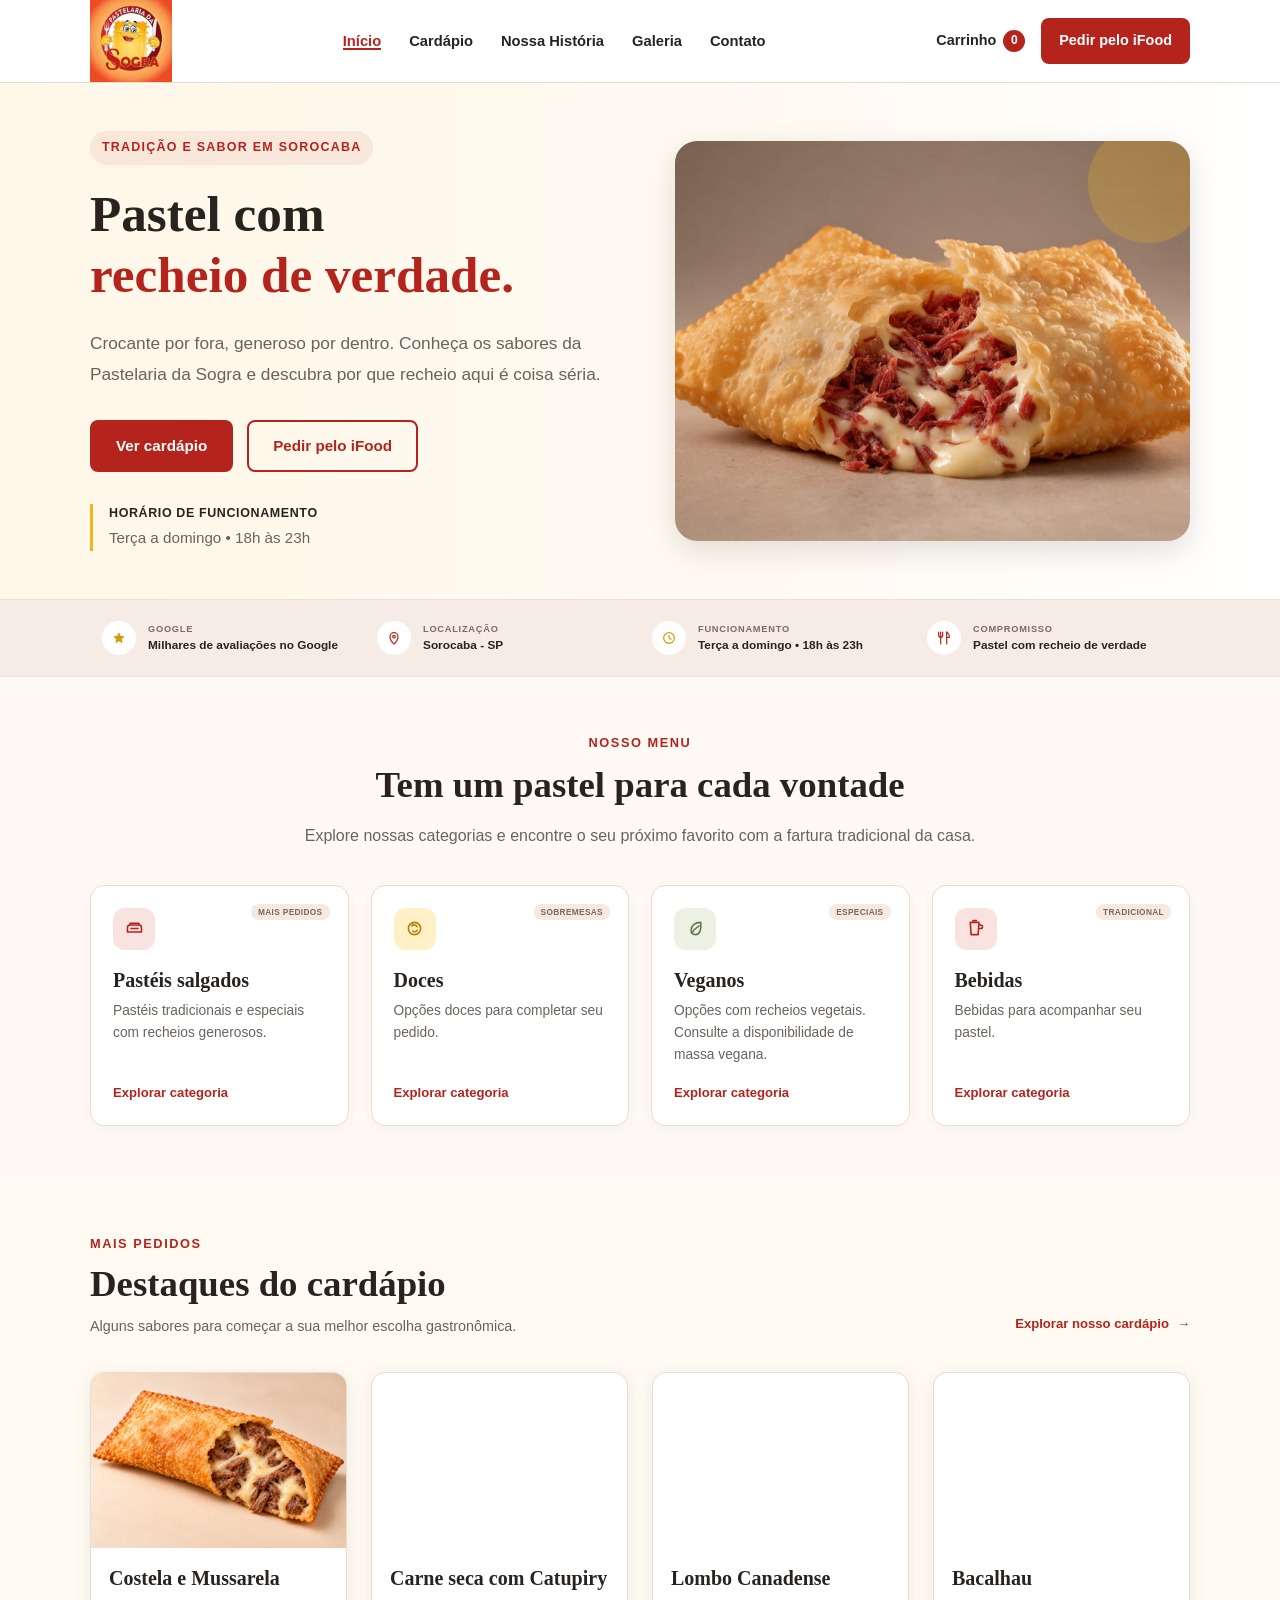
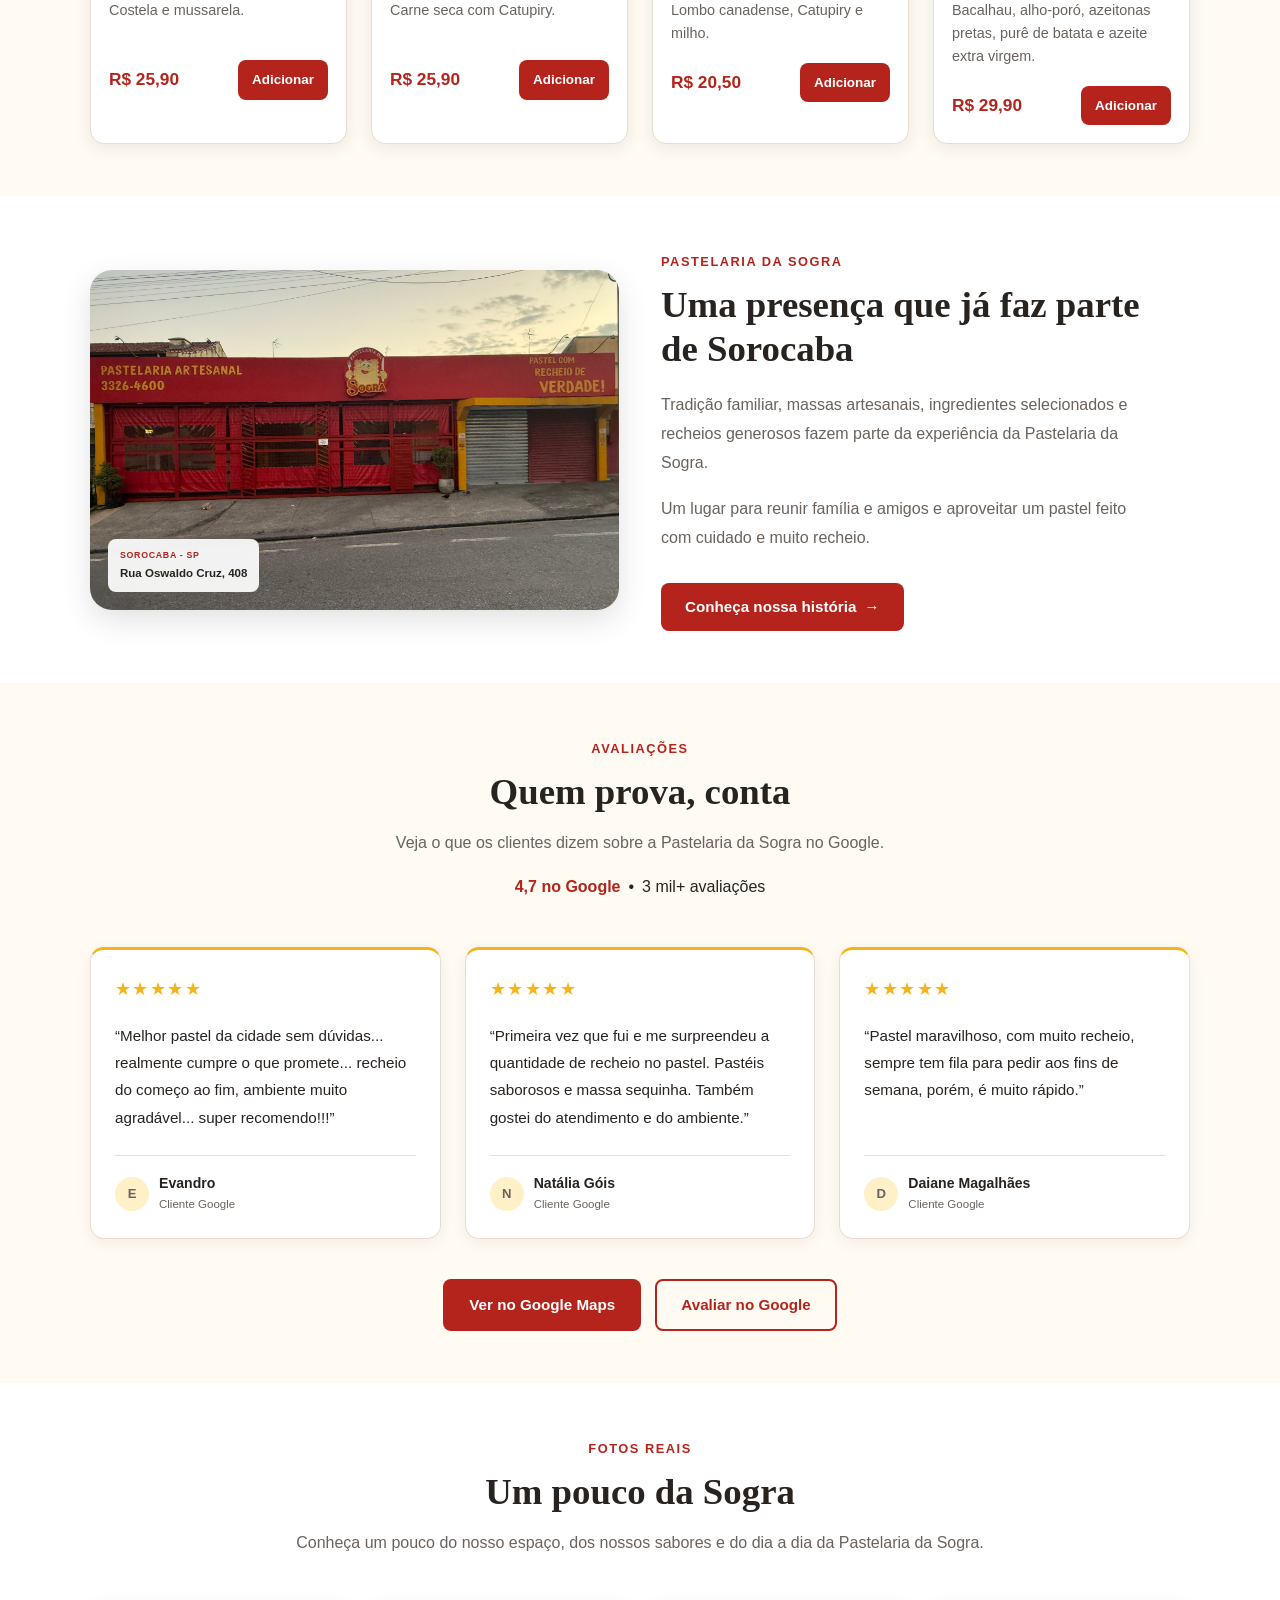
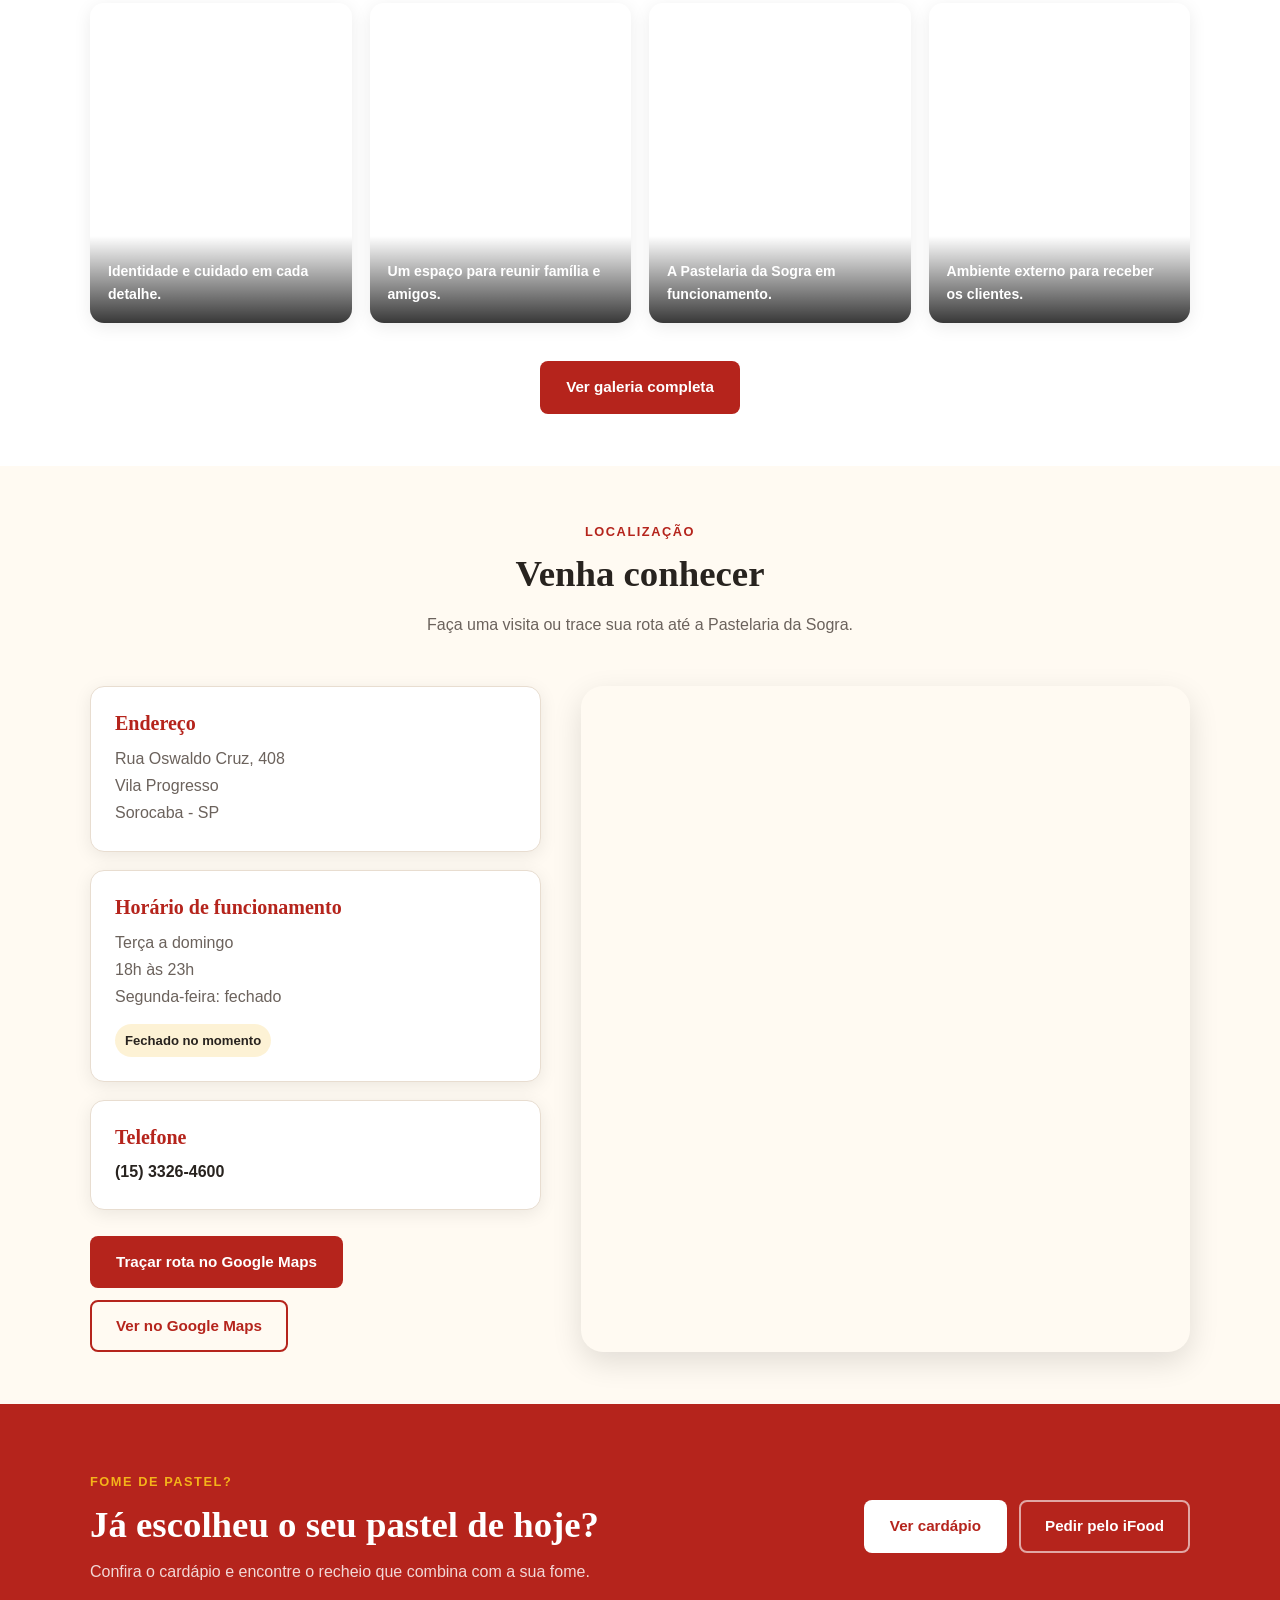
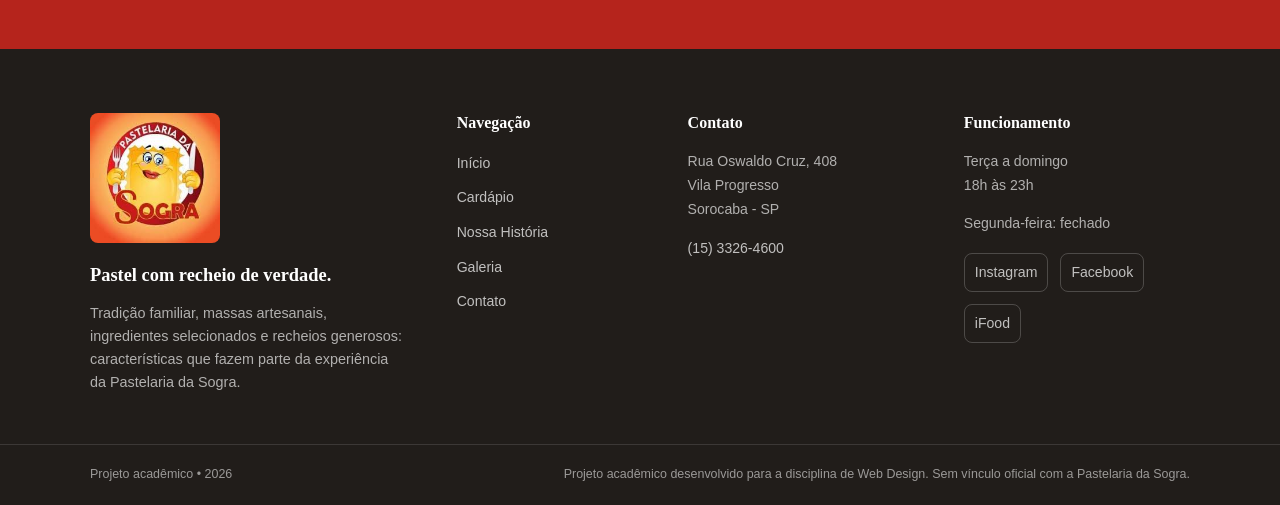
<file: index.html>
<!DOCTYPE html>
<html lang="pt-BR">

<head>
    <meta charset="UTF-8">

    <meta name="viewport" content="width=device-width, initial-scale=1.0">

    <meta name="description"
        content="Conheça a Pastelaria da Sogra em Sorocaba. Confira nosso cardápio, sabores, localização e faça seu pedido pelo iFood.">

    <title>Pastelaria da Sogra | Pastel com recheio de verdade</title>

            <!-- Ícone exibido na aba do navegador -->
         <link rel="icon" href="assets/img/logo/logo-pastelaria-da-sogra.jpg" type="image/jpeg">

          <!-- Endereço oficial desta página (evita conteúdo duplicado no Google) -->
          <link rel="canonical" href="https://projeto-web-pastelaria-da-sogra.vercel.app/index.html">

           <!-- Open Graph: prévia do link ao compartilhar no WhatsApp, Instagram etc. -->
          <meta property="og:type" content="website">
          <meta property="og:locale" content="pt_BR">
          <meta property="og:title" content="Pastelaria da Sogra | Pastel com recheio de verdade">
          <meta property="og:description" content="Conheça a Pastelaria da Sogra em Sorocaba. Confira nosso cardápio, sabores, localização e faça seu pedido pelo iFood.">
          <meta property="og:url" content="https://projeto-web-pastelaria-da-sogra.vercel.app/index.html">
          <meta property="og:image" content="https://projeto-web-pastelaria-da-sogra.vercel.app/assets/img/home/hero-carne-seca-catupiry.jpg">

    <!-- Arquivo principal de estilos -->
    <link rel="stylesheet" href="css/style.css">
</head>

<body>

    <!-- ==================================================
         CABEÇALHO
    =================================================== -->
    <header class="cabecalho">
        <div class="container cabecalho-container">

            <!-- Logo -->
            <a href="index.html" class="logo" aria-label="Ir para a página inicial">
                <img src="assets/img/logo/logo-pastelaria-da-sogra.jpg" alt="Logo da Pastelaria da Sogra" width="225" height="225">
            </a>


            <!-- Botão do menu mobile -->
            <button class="botao-menu" id="botao-menu" type="button" aria-label="Abrir menu de navegação"
                aria-expanded="false" aria-controls="menu-principal">

                <span></span>
                <span></span>
                <span></span>

            </button>


            <!-- Navegação principal -->
            <nav class="menu-principal" id="menu-principal" aria-label="Navegação principal">

                <ul>
                    <li>
                        <a href="index.html" class="ativo">Início</a>
                    </li>

                    <li>
                        <a href="cardapio.html">Cardápio</a>
                    </li>

                    <li>
                        <a href="historia.html">Nossa História</a>
                    </li>

                    <li>
                        <a href="galeria.html">Galeria</a>
                    </li>

                    <li>
                        <a href="contato.html">Contato</a>
                    </li>
                </ul>

            </nav>


            <!-- Ações do cabeçalho -->
            <div class="cabecalho-acoes">

                <a href="carrinho.html" class="link-carrinho" aria-label="Abrir carrinho">

                    Carrinho

                    <span class="contador-carrinho" id="contador-carrinho">
                        0
                    </span>

                </a>


                <a href="https://www.ifood.com.br/delivery/sorocaba-sp/pastelaria-da-sogra-vila-progresso/46e19840-b53e-4f28-bc24-64780df1d78f"
                    class="botao-ifood" target="_blank" rel="noopener noreferrer">

                    Pedir pelo iFood

                </a>

            </div>

        </div>
    </header>



    <!-- ==================================================
         CONTEÚDO PRINCIPAL
    =================================================== -->
    <main>


        <!-- Hero -->
        <section id="inicio" class="hero">

            <div class="container hero-container">

                <!-- Conteúdo textual do Hero -->
                <div class="hero-conteudo">

                    <span class="hero-destaque">
                        TRADIÇÃO E SABOR EM SOROCABA
                    </span>

                    <h1>
                        Pastel com
                        <span class="hero-titulo-destaque">
                            recheio de verdade.
                        </span>
                    </h1>

                    <p class="hero-descricao">
                        Crocante por fora, generoso por dentro.
                        Conheça os sabores da Pastelaria da Sogra
                        e descubra por que recheio aqui é coisa séria.
                    </p>


                    <!-- Botões principais -->
                    <div class="hero-acoes">

                        <a href="cardapio.html" class="botao botao-primario">
                            Ver cardápio
                        </a>

                        <a href="https://www.ifood.com.br/delivery/sorocaba-sp/pastelaria-da-sogra-vila-progresso/46e19840-b53e-4f28-bc24-64780df1d78f"
                            class="botao botao-secundario" target="_blank" rel="noopener noreferrer">
                            Pedir pelo iFood
                        </a>

                    </div>


                    <!-- Horário de funcionamento -->
                    <div class="hero-horario">

                        <span class="hero-horario-titulo">
                            Horário de funcionamento
                        </span>

                        <span class="hero-horario-texto">
                            Terça a domingo • 18h às 23h
                        </span>

                    </div>

                </div>


                <!-- Imagem principal -->
                <div class="hero-imagem">

                    <img src="assets/img/home/hero-carne-seca-catupiry.jpg"
                        alt="Pastel de carne seca com Catupiry da Pastelaria da Sogra" width="1600" height="900" fetchpriority="high" decoding="async">

                </div>

            </div>

        </section>


        <!-- ==================================================
     FAIXA DE CONFIANÇA
=================================================== -->
        <section id="informacoes" class="faixa-confianca">

            <div class="container faixa-confianca-container">

                <!-- Avaliações -->
                <div class="informacao-item">

                    <span class="informacao-icone" aria-hidden="true">
                        <svg viewBox="0 0 24 24">
                            <path d="M12 3.5l2.6 5.3 5.9.9-4.3 4.1 1 5.9-5.2-2.8-5.2 2.8 1-5.9-4.3-4.1 5.9-.9L12 3.5z">
                            </path>
                        </svg>
                    </span>

                    <div class="informacao-conteudo">
                        <span class="informacao-rotulo">GOOGLE</span>
                        <strong class="informacao-valor">
                            Milhares de avaliações no Google
                        </strong>
                    </div>

                </div>


                <!-- Localização -->
                <div class="informacao-item">

                    <span class="informacao-icone" aria-hidden="true">
                        <svg viewBox="0 0 24 24">
                            <path d="M12 21s6-5.2 6-11a6 6 0 1 0-12 0c0 5.8 6 11 6 11z"></path>
                            <circle cx="12" cy="10" r="2"></circle>
                        </svg>
                    </span>

                    <div class="informacao-conteudo">
                        <span class="informacao-rotulo">LOCALIZAÇÃO</span>
                        <strong class="informacao-valor">
                            Sorocaba - SP
                        </strong>
                    </div>

                </div>


                <!-- Funcionamento -->
                <div class="informacao-item">

                    <span class="informacao-icone" aria-hidden="true">
                        <svg viewBox="0 0 24 24">
                            <circle cx="12" cy="12" r="8"></circle>
                            <path d="M12 8v4l3 2"></path>
                        </svg>
                    </span>

                    <div class="informacao-conteudo">
                        <span class="informacao-rotulo">FUNCIONAMENTO</span>
                        <strong class="informacao-valor">
                            Terça a domingo • 18h às 23h
                        </strong>
                    </div>

                </div>


                <!-- Compromisso -->
                <div class="informacao-item">

                    <span class="informacao-icone" aria-hidden="true">
                        <svg viewBox="0 0 24 24">
                            <path d="M7 3v8"></path>
                            <path d="M4 3v5a3 3 0 0 0 6 0V3"></path>
                            <path d="M7 11v10"></path>
                            <path d="M16 3v18"></path>
                            <path d="M16 3c3 2 4 5 4 8h-4"></path>
                        </svg>
                    </span>

                    <div class="informacao-conteudo">
                        <span class="informacao-rotulo">COMPROMISSO</span>
                        <strong class="informacao-valor">
                            Pastel com recheio de verdade
                        </strong>
                    </div>

                </div>

            </div>

        </section>


        <!-- ==================================================
     CATEGORIAS DO CARDÁPIO
=================================================== -->
        <section id="categorias" class="categorias">

            <div class="container">

                <!-- Cabeçalho da seção -->
                <div class="secao-cabecalho">

                    <span class="secao-destaque">
                        NOSSO MENU
                    </span>

                    <h2>
                        Tem um pastel para cada vontade
                    </h2>


                    <p>
                        Explore nossas categorias e encontre o seu próximo favorito
                        com a fartura tradicional da casa.
                    </p>


                </div>


                <!-- Lista de categorias -->
                <div class="categorias-grid">

                    <!-- Categoria: Salgados -->
                    <a href="cardapio.html#pasteis" class="categoria-card">

                        <span class="categoria-tag">MAIS PEDIDOS</span>

                        <div class="categoria-icone categoria-icone-salgados" aria-hidden="true">
                            <svg viewBox="0 0 24 24">
                                <path d="M7 8h10a3 3 0 0 1 3 3v5H4v-5a3 3 0 0 1 3-3z"></path>
                                <path d="M7 8V6h10v2"></path>
                                <path d="M8 12h8"></path>
                            </svg>
                        </div>

                        <h3>Pastéis salgados</h3>

                        <p>
                            Pastéis tradicionais e especiais com
                            recheios generosos.
                        </p>

                        <span class="categoria-link">
                            Explorar categoria
                        </span>

                    </a>

                    <!-- Categoria: Doces -->
                    <a href="cardapio.html#doces" class="categoria-card">

                        <span class="categoria-tag">SOBREMESAS</span>

                        <div class="categoria-icone categoria-icone-doces" aria-hidden="true">
                            <svg viewBox="0 0 24 24">
                                <circle cx="12" cy="12" r="7"></circle>
                                <path d="M9 9c2-2 5-1 6 1"></path>
                                <path d="M10 15c2 1 4 1 5-1"></path>
                            </svg>
                        </div>

                        <h3>Doces</h3>

                        <p>
                            Opções doces para completar seu pedido.
                        </p>

                        <span class="categoria-link">
                            Explorar categoria
                        </span>

                    </a>


                    <!-- Categoria: Veganos -->
                    <a href="cardapio.html#veganos" class="categoria-card">

                        <span class="categoria-tag">ESPECIAIS</span>

                        <div class="categoria-icone categoria-icone-veganos" aria-hidden="true">
                            <svg viewBox="0 0 24 24">
                                <path d="M18 5c-7 0-11 4-11 9 0 3 2 5 5 5 5 0 7-6 6-14z"></path>
                                <path d="M8 17c2-4 5-6 8-8"></path>
                            </svg>
                        </div>

                        <h3>Veganos</h3>

                        <p>
                            Opções com recheios vegetais.
                            Consulte a disponibilidade de massa vegana.
                        </p>

                        <span class="categoria-link">
                            Explorar categoria
                        </span>

                    </a>


                    <!-- Categoria: Bebidas -->
                    <a href="cardapio.html#bebidas" class="categoria-card">

                        <span class="categoria-tag">TRADICIONAL</span>

                        <div class="categoria-icone categoria-icone-bebidas" aria-hidden="true">
                            <svg viewBox="0 0 24 24">
                                <path d="M6 5h10l-1 14H7L6 5z"></path>
                                <path d="M16 8h2a2 2 0 0 1 0 4h-2"></path>
                                <path d="M9 3h4"></path>
                            </svg>
                        </div>

                        <h3>Bebidas</h3>

                        <p>
                            Bebidas para acompanhar seu pastel.
                        </p>

                        <span class="categoria-link">
                            Explorar categoria
                        </span>

                    </a>

                </div>

            </div>

        </section>



        <!-- ==================================================
     DESTAQUES DO CARDÁPIO
=================================================== -->
        <section id="destaques" class="destaques">

            <div class="container">

                <!-- Cabeçalho da seção -->
                <div class="destaques-topo">

                    <div class="destaques-titulo">

                        <span class="secao-destaque">
                            MAIS PEDIDOS
                        </span>

                        <h2>
                            Destaques do cardápio
                        </h2>

                        <p>
                            Alguns sabores para começar a sua melhor escolha gastronômica.
                        </p>

                    </div>


                    <a href="cardapio.html" class="link-cardapio-completo">

                        Explorar nosso cardápio
                        <span aria-hidden="true">→</span>

                    </a>

                </div>


                <!-- Grade de produtos -->
                <div class="produtos-grid">

                    <!-- Produto: Costela e Mussarela -->
                    <article class="produto-card">

                        <div class="produto-imagem">
                            <img src="assets/img/produtos/destaques/produto-costela.jpg"
                                alt="Pastel de costela e mussarela" width="1448" height="1086" loading="lazy" decoding="async">
                        </div>

                        <div class="produto-conteudo">

                            <h3>
                                Costela e Mussarela
                            </h3>

                            <p>
                                Costela e mussarela.
                            </p>

                            <div class="produto-rodape">

                                <span class="produto-preco">
                                    R$ 25,90
                                </span>

                                <button type="button" class="botao-adicionar" data-produto="Costela e Mussarela"
                                    data-preco="25.90">

                                    Adicionar

                                </button>

                            </div>

                        </div>

                    </article>


                    <!-- Produto: Carne seca com Catupiry -->
                    <article class="produto-card">

                        <div class="produto-imagem">
                            <img src="assets/img/produtos/destaques/produto-carne-seca-catupiry.jpg"
                                alt="Pastel de carne seca com Catupiry" width="1448" height="1086" loading="lazy" decoding="async">
                        </div>

                        <div class="produto-conteudo">

                            <h3>
                                Carne seca com Catupiry
                            </h3>

                            <p>
                                Carne seca com Catupiry.
                            </p>

                            <div class="produto-rodape">

                                <span class="produto-preco">
                                    R$ 25,90
                                </span>

                                <button type="button" class="botao-adicionar" data-produto="Carne seca com Catupiry"
                                    data-preco="25.90">

                                    Adicionar

                                </button>

                            </div>

                        </div>

                    </article>


                    <!-- Produto: Lombo Canadense -->
                    <article class="produto-card">

                        <div class="produto-imagem">
                            <img src="assets/img/produtos/destaques/produto-lombo-canadense.jpg"
                                alt="Pastel de lombo canadense com Catupiry e milho" width="1448" height="1086" loading="lazy" decoding="async">
                        </div>

                        <div class="produto-conteudo">

                            <h3>
                                Lombo Canadense
                            </h3>

                            <p>
                                Lombo canadense, Catupiry e milho.
                            </p>

                            <div class="produto-rodape">

                                <span class="produto-preco">
                                    R$ 20,50
                                </span>

                                <button type="button" class="botao-adicionar" data-produto="Lombo Canadense"
                                    data-preco="20.50">

                                    Adicionar

                                </button>

                            </div>

                        </div>

                    </article>


                    <!-- Produto: Bacalhau -->
                    <article class="produto-card">

                        <div class="produto-imagem">
                            <img src="assets/img/produtos/destaques/produto-bacalhau.jpg" alt="Pastel de bacalhau" width="1448" height="1086" loading="lazy" decoding="async">
                        </div>

                        <div class="produto-conteudo">

                            <h3>
                                Bacalhau
                            </h3>

                            <p>
                                Bacalhau, alho-poró, azeitonas pretas,
                                purê de batata e azeite extra virgem.
                            </p>

                            <div class="produto-rodape">

                                <span class="produto-preco">
                                    R$ 29,90
                                </span>

                                <button type="button" class="botao-adicionar" data-produto="Bacalhau"
                                    data-preco="29.90">

                                    Adicionar

                                </button>

                            </div>

                        </div>

                    </article>

                </div>





            </div>

        </section>


        <!-- ==================================================
     SEÇÃO INSTITUCIONAL
=================================================== -->
        <section id="historia" class="institucional">

            <div class="container institucional-container">

                <!-- Imagem da fachada -->
                <div class="institucional-imagem">

                    <img src="assets/img/fachada/fachada-dia.jpg" alt="Fachada da Pastelaria da Sogra em Sorocaba"
                        loading="lazy" fetchpriority="low">

                    <div class="institucional-local">
                        <span>SOROCABA - SP</span>
                        <strong>Rua Oswaldo Cruz, 408</strong>
                    </div>
                </div>


                <!-- Conteúdo institucional -->
                <div class="institucional-conteudo">

                    <span class="secao-destaque">
                        PASTELARIA DA SOGRA
                    </span>

                    <h2>
                        Uma presença que já faz parte de Sorocaba
                    </h2>

                    <p>
                        Tradição familiar, massas artesanais, ingredientes
                        selecionados e recheios generosos fazem parte da
                        experiência da Pastelaria da Sogra.
                    </p>

                    <p>
                        Um lugar para reunir família e amigos e aproveitar
                        um pastel feito com cuidado e muito recheio.
                    </p>

                    <a href="historia.html" class="botao botao-historia">

                        Conheça nossa história
                        <span aria-hidden="true">→</span>

                    </a>

                </div>

            </div>

        </section>


        <!-- ==================================================
     AVALIAÇÕES DOS CLIENTES
=================================================== -->
        <section id="avaliacoes" class="avaliacoes">

            <div class="container">

                <!-- Cabeçalho da seção -->
                <div class="secao-cabecalho">

                    <span class="secao-destaque">
                        AVALIAÇÕES
                    </span>

                    <h2>
                        Quem prova, conta
                    </h2>

                    <p>
                        Veja o que os clientes dizem sobre a
                        Pastelaria da Sogra no Google.
                    </p>

                    <div class="avaliacoes-resumo">
                        <strong>4,7 no Google</strong>
                        <span>•</span>
                        <span>3 mil+ avaliações</span>
                    </div>

                </div>


                <!-- Lista de avaliações -->
                <div class="avaliacoes-grid">

                    <!-- Avaliação 1 -->
                    <article class="avaliacao-card">

                        <div class="avaliacao-estrelas" aria-label="5 estrelas">
                            ★★★★★
                        </div>

                        <p>
                            “Melhor pastel da cidade sem dúvidas...
                            realmente cumpre o que promete...
                            recheio do começo ao fim, ambiente muito
                            agradável... super recomendo!!!”
                        </p>

                        <div class="avaliacao-cliente">

                            <span class="avaliacao-avatar" aria-hidden="true">
                                E
                            </span>

                            <div>
                                <strong>Evandro</strong>
                                <span>Cliente Google</span>
                            </div>

                        </div>

                    </article>


                    <!-- Avaliação 2 -->
                    <article class="avaliacao-card">

                        <div class="avaliacao-estrelas" aria-label="5 estrelas">
                            ★★★★★
                        </div>

                        <p>
                            “Primeira vez que fui e me surpreendeu a
                            quantidade de recheio no pastel. Pastéis
                            saborosos e massa sequinha. Também gostei
                            do atendimento e do ambiente.”
                        </p>

                        <div class="avaliacao-cliente">

                            <span class="avaliacao-avatar" aria-hidden="true">
                                N
                            </span>

                            <div>
                                <strong>Natália Góis</strong>
                                <span>Cliente Google</span>
                            </div>

                        </div>

                    </article>


                    <!-- Avaliação 3 -->
                    <article class="avaliacao-card">

                        <div class="avaliacao-estrelas" aria-label="5 estrelas">
                            ★★★★★
                        </div>

                        <p>
                            “Pastel maravilhoso, com muito recheio,
                            sempre tem fila para pedir aos fins de
                            semana, porém, é muito rápido.”
                        </p>

                        <div class="avaliacao-cliente">

                            <span class="avaliacao-avatar" aria-hidden="true">
                                D
                            </span>

                            <div>
                                <strong>Daiane Magalhães</strong>
                                <span>Cliente Google</span>
                            </div>

                        </div>

                    </article>

                </div>


                <!-- Ações das avaliações -->
                <div class="avaliacoes-acoes">

                    <a href="https://g.page/pastelariadasogra" class="botao botao-primario" target="_blank"
                        rel="noopener noreferrer">

                        Ver no Google Maps

                    </a>

                    <a href="https://g.page/pastelariadasogra/review" class="botao botao-secundario" target="_blank"
                        rel="noopener noreferrer">

                        Avaliar no Google

                    </a>

                </div>

            </div>

        </section>


        <!-- ==================================================
     GALERIA
=================================================== -->
        <section id="galeria" class="galeria-home">

            <div class="container">

                <!-- Cabeçalho da seção -->
                <div class="secao-cabecalho">

                    <span class="secao-destaque">
                        FOTOS REAIS
                    </span>

                    <h2>
                        Um pouco da Sogra
                    </h2>

                    <p>
                        Conheça um pouco do nosso espaço, dos nossos sabores
                        e do dia a dia da Pastelaria da Sogra.
                    </p>

                </div>


                <!-- Grade de fotos -->
                <div class="galeria-grid">

                    <figure class="galeria-item">
                        <img src="assets/img/galeria/embalagens-personalizadas.webp"
                            alt="Embalagem personalizada da Pastelaria da Sogra" width="1125" height="1500" loading="lazy" decoding="async">

                        <figcaption>
                            Identidade e cuidado em cada detalhe.
                        </figcaption>
                    </figure>


                    <figure class="galeria-item">
                        <img src="assets/img/galeria/salao-organizado.webp" alt="Área interna da Pastelaria da Sogra" width="1125" height="1500" loading="lazy" decoding="async">

                        <figcaption>
                            Um espaço para reunir família e amigos.
                        </figcaption>
                    </figure>


                    <figure class="galeria-item">
                        <img src="assets/img/galeria/fachada-noite-movimento.webp"
                            alt="Fachada da Pastelaria da Sogra durante a noite" width="1125" height="1500" loading="lazy" decoding="async">

                        <figcaption>
                            A Pastelaria da Sogra em funcionamento.
                        </figcaption>
                    </figure>


                    <figure class="galeria-item">
                        <img src="assets/img/galeria/area-externa-mesas.webp"
                            alt="Área externa da Pastelaria da Sogra com mesas" width="1125" height="1500" loading="lazy" decoding="async">

                        <figcaption>
                            Ambiente externo para receber os clientes.
                        </figcaption>
                    </figure>

                </div>


                <!-- Link para galeria completa -->
                <div class="galeria-acao">

                    <a href="galeria.html" class="botao botao-primario">

                        Ver galeria completa

                    </a>

                </div>

            </div>

        </section>


        <!-- ==================================================
     LOCALIZAÇÃO
=================================================== -->
        <section id="localizacao" class="localizacao">

            <div class="container">

                <!-- Cabeçalho da seção -->
                <div class="secao-cabecalho">

                    <span class="secao-destaque">
                        LOCALIZAÇÃO
                    </span>

                    <h2>
                        Venha conhecer
                    </h2>

                    <p>
                        Faça uma visita ou trace sua rota até a
                        Pastelaria da Sogra.
                    </p>

                </div>


                <div class="localizacao-container">

                    <!-- Informações -->
                    <div class="localizacao-informacoes">

                        <!-- Endereço -->
                        <div class="localizacao-item">

                            <h3>Endereço</h3>

                            <address>
                                Rua Oswaldo Cruz, 408<br>
                                Vila Progresso<br>
                                Sorocaba - SP
                            </address>

                        </div>


                        <!-- Horário -->
                        <div class="localizacao-item">

                            <h3>Horário de funcionamento</h3>

                            <p>
                                Terça a domingo<br>
                                18h às 23h
                            </p>

                            <p>
                                Segunda-feira: fechado
                            </p>

                            <span class="status-funcionamento" id="status-funcionamento">
                                Consulte o horário
                            </span>

                        </div>


                        <!-- Telefone -->
                        <div class="localizacao-item">

                            <h3>Telefone</h3>

                            <a href="tel:+551533264600">
                                (15) 3326-4600
                            </a>

                        </div>


                        <!-- Ações -->
                        <div class="localizacao-acoes">

                            <a href="https://www.google.com/maps/dir/?api=1&destination=Rua+Oswaldo+Cruz+408+Vila+Progresso+Sorocaba+SP"
                                class="botao botao-primario" target="_blank" rel="noopener noreferrer">

                                Traçar rota no Google Maps

                            </a>

                            <a href="https://www.google.com/maps/search/?api=1&query=Rua+Oswaldo+Cruz+408+Vila+Progresso+Sorocaba+SP"
                                class="botao botao-secundario" target="_blank" rel="noopener noreferrer">

                                Ver no Google Maps

                            </a>

                        </div>

                    </div>


                    <!-- Mapa -->
                    <div class="localizacao-mapa">

                        <iframe
                            src="https://www.google.com/maps?q=Rua+Oswaldo+Cruz+408+Vila+Progresso+Sorocaba+SP&output=embed"
                            title="Mapa da localização da Pastelaria da Sogra" loading="lazy"
                            referrerpolicy="no-referrer-when-downgrade" allowfullscreen>
                        </iframe>

                    </div>

                </div>

            </div>

        </section>


        <!-- ==================================================
     CHAMADA FINAL
=================================================== -->
        <section id="cta-final" class="cta-final">

            <div class="container cta-final-container">

                <div class="cta-final-conteudo">

                    <span class="cta-destaque">
                        FOME DE PASTEL?
                    </span>

                    <h2>
                        Já escolheu o seu pastel de hoje?
                    </h2>

                    <p>
                        Confira o cardápio e encontre o recheio
                        que combina com a sua fome.
                    </p>

                </div>


                <div class="cta-final-acoes">

                    <a href="cardapio.html" class="botao botao-claro">

                        Ver cardápio

                    </a>

                    <a href="https://www.ifood.com.br/delivery/sorocaba-sp/pastelaria-da-sogra-vila-progresso/46e19840-b53e-4f28-bc24-64780df1d78f"
                        class="botao botao-ifood-cta" target="_blank" rel="noopener noreferrer">

                        Pedir pelo iFood

                    </a>

                </div>

            </div>

        </section>

    </main>


    <!-- ==================================================
     RODAPÉ
=================================================== -->
    <footer class="rodape">

        <div class="container rodape-container">

            <!-- Marca -->
            <div class="rodape-marca">

                <img src="assets/img/logo/logo-pastelaria-da-sogra.jpg" alt="Logo da Pastelaria da Sogra">

                <p class="rodape-slogan">
                    Pastel com recheio de verdade.
                </p>

                <p>
                    Tradição familiar, massas artesanais,
                    ingredientes selecionados e recheios generosos:
                    características que fazem parte da experiência
                    da Pastelaria da Sogra.
                </p>

            </div>


            <!-- Navegação -->
            <div class="rodape-coluna">

                <h3>Navegação</h3>

                <ul>
                    <li><a href="index.html">Início</a></li>
                    <li><a href="cardapio.html">Cardápio</a></li>
                    <li><a href="historia.html">Nossa História</a></li>
                    <li><a href="galeria.html">Galeria</a></li>
                    <li><a href="contato.html">Contato</a></li>
                </ul>

            </div>


            <!-- Contato -->
            <div class="rodape-coluna">

                <h3>Contato</h3>

                <address>
                    Rua Oswaldo Cruz, 408<br>
                    Vila Progresso<br>
                    Sorocaba - SP
                </address>

                <a href="tel:+551533264600">
                    (15) 3326-4600
                </a>

            </div>


            <!-- Horários e redes -->
            <div class="rodape-coluna">

                <h3>Funcionamento</h3>

                <p>
                    Terça a domingo<br>
                    18h às 23h
                </p>

                <p>
                    Segunda-feira: fechado
                </p>


                <div class="rodape-redes">

                    <a href="https://www.instagram.com/pastelariadasogra/" target="_blank" rel="noopener noreferrer">
                        Instagram
                    </a>

                    <a href="https://www.facebook.com/PastelariaDaSogra" target="_blank" rel="noopener noreferrer">
                        Facebook
                    </a>

                    <a href="https://www.ifood.com.br/delivery/sorocaba-sp/pastelaria-da-sogra-vila-progresso/46e19840-b53e-4f28-bc24-64780df1d78f"
                        target="_blank" rel="noopener noreferrer">
                        iFood
                    </a>

                </div>

            </div>

        </div>


        <!-- Rodapé inferior -->
        <div class="rodape-inferior">

            <div class="container">

                <p>
                    Projeto acadêmico • 2026
                </p>

                <p>
                    Projeto acadêmico desenvolvido para a disciplina
                    de Web Design. Sem vínculo oficial com a
                    Pastelaria da Sogra.
                </p>

            </div>

        </div>

    </footer>


    <!-- Acesso rápido ao carrinho -->
    <a href="carrinho.html" class="atalho-carrinho" id="atalho-carrinho" aria-label="Ver carrinho de compras" hidden>

        <span class="atalho-carrinho-titulo">
            Ver meu carrinho →
        </span>

        <span class="atalho-carrinho-dados">
            <span id="atalho-carrinho-itens">0 itens</span>
            <span aria-hidden="true">•</span>
            <span id="atalho-carrinho-total">R$ 0,00</span>
        </span>

    </a>
    <!-- Arquivo principal de JavaScript -->
    <script src="js/script.js"></script>

</body>

</html>
</file>
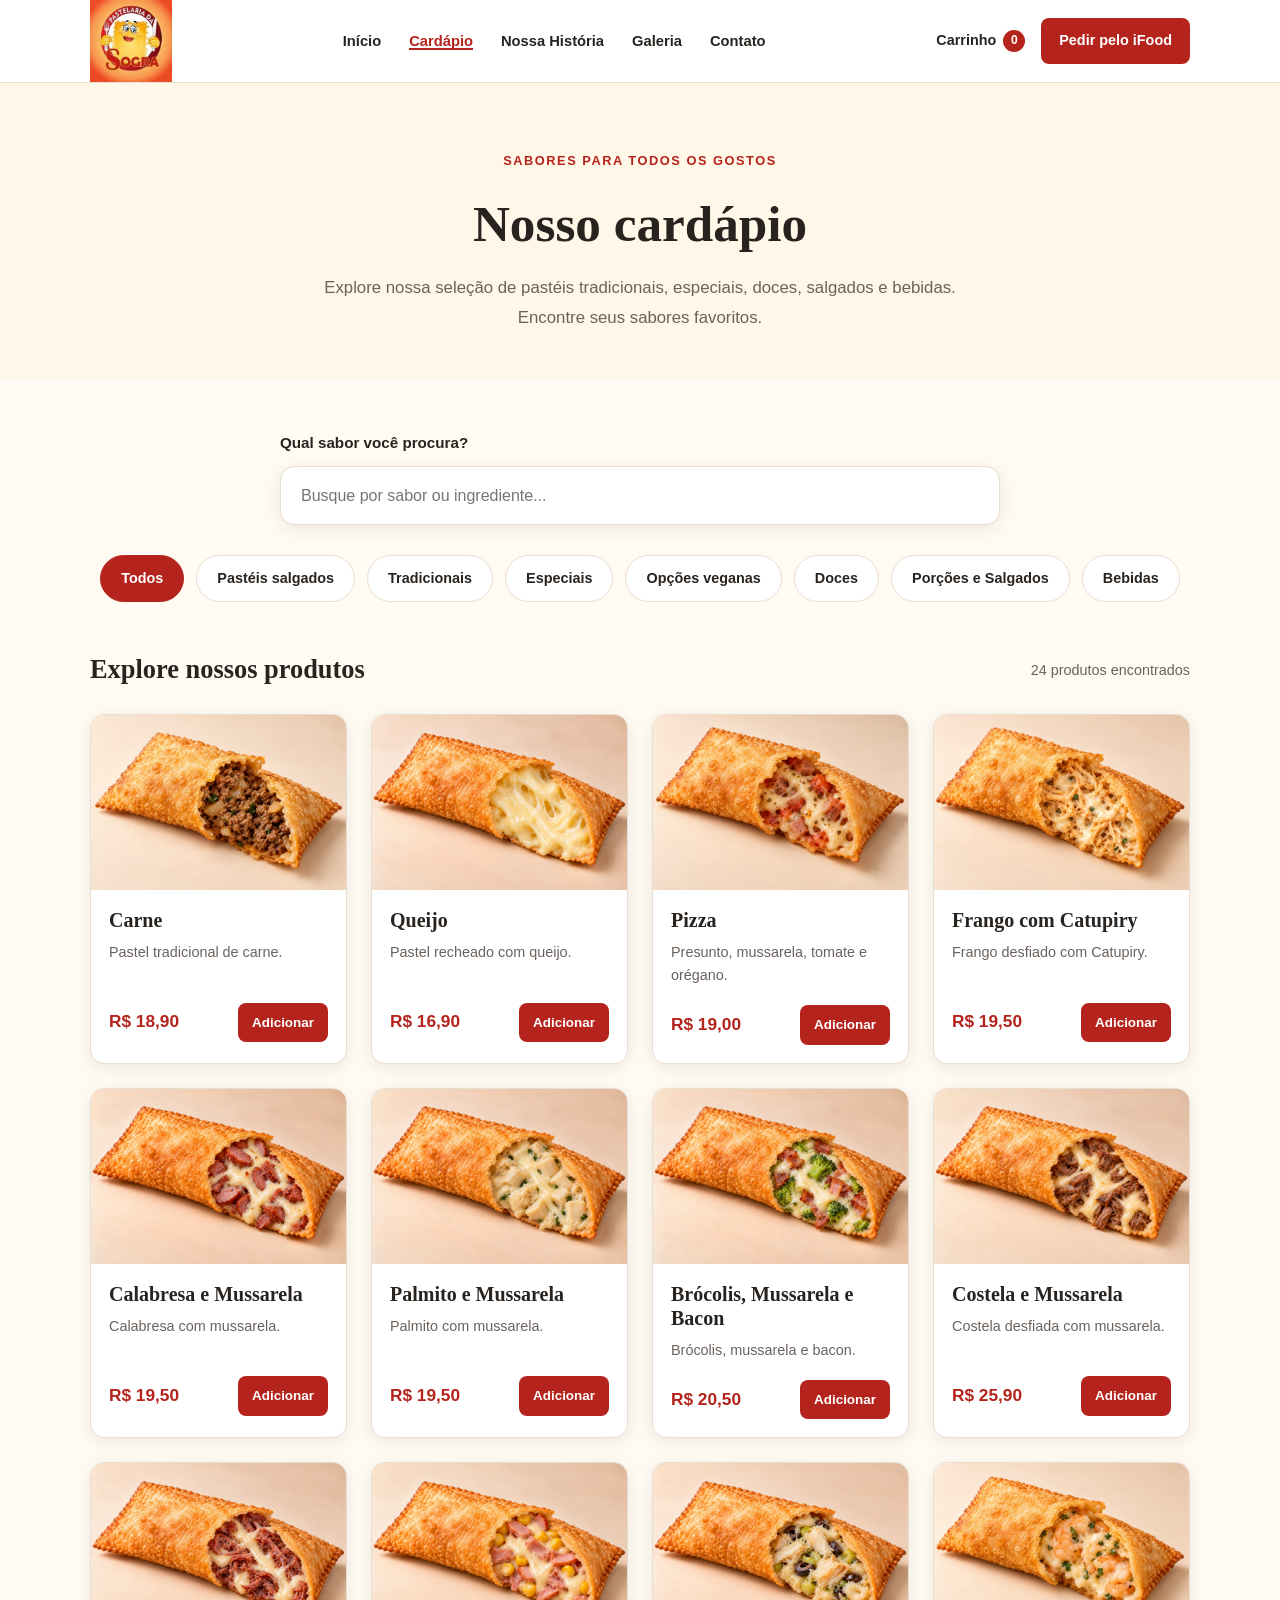
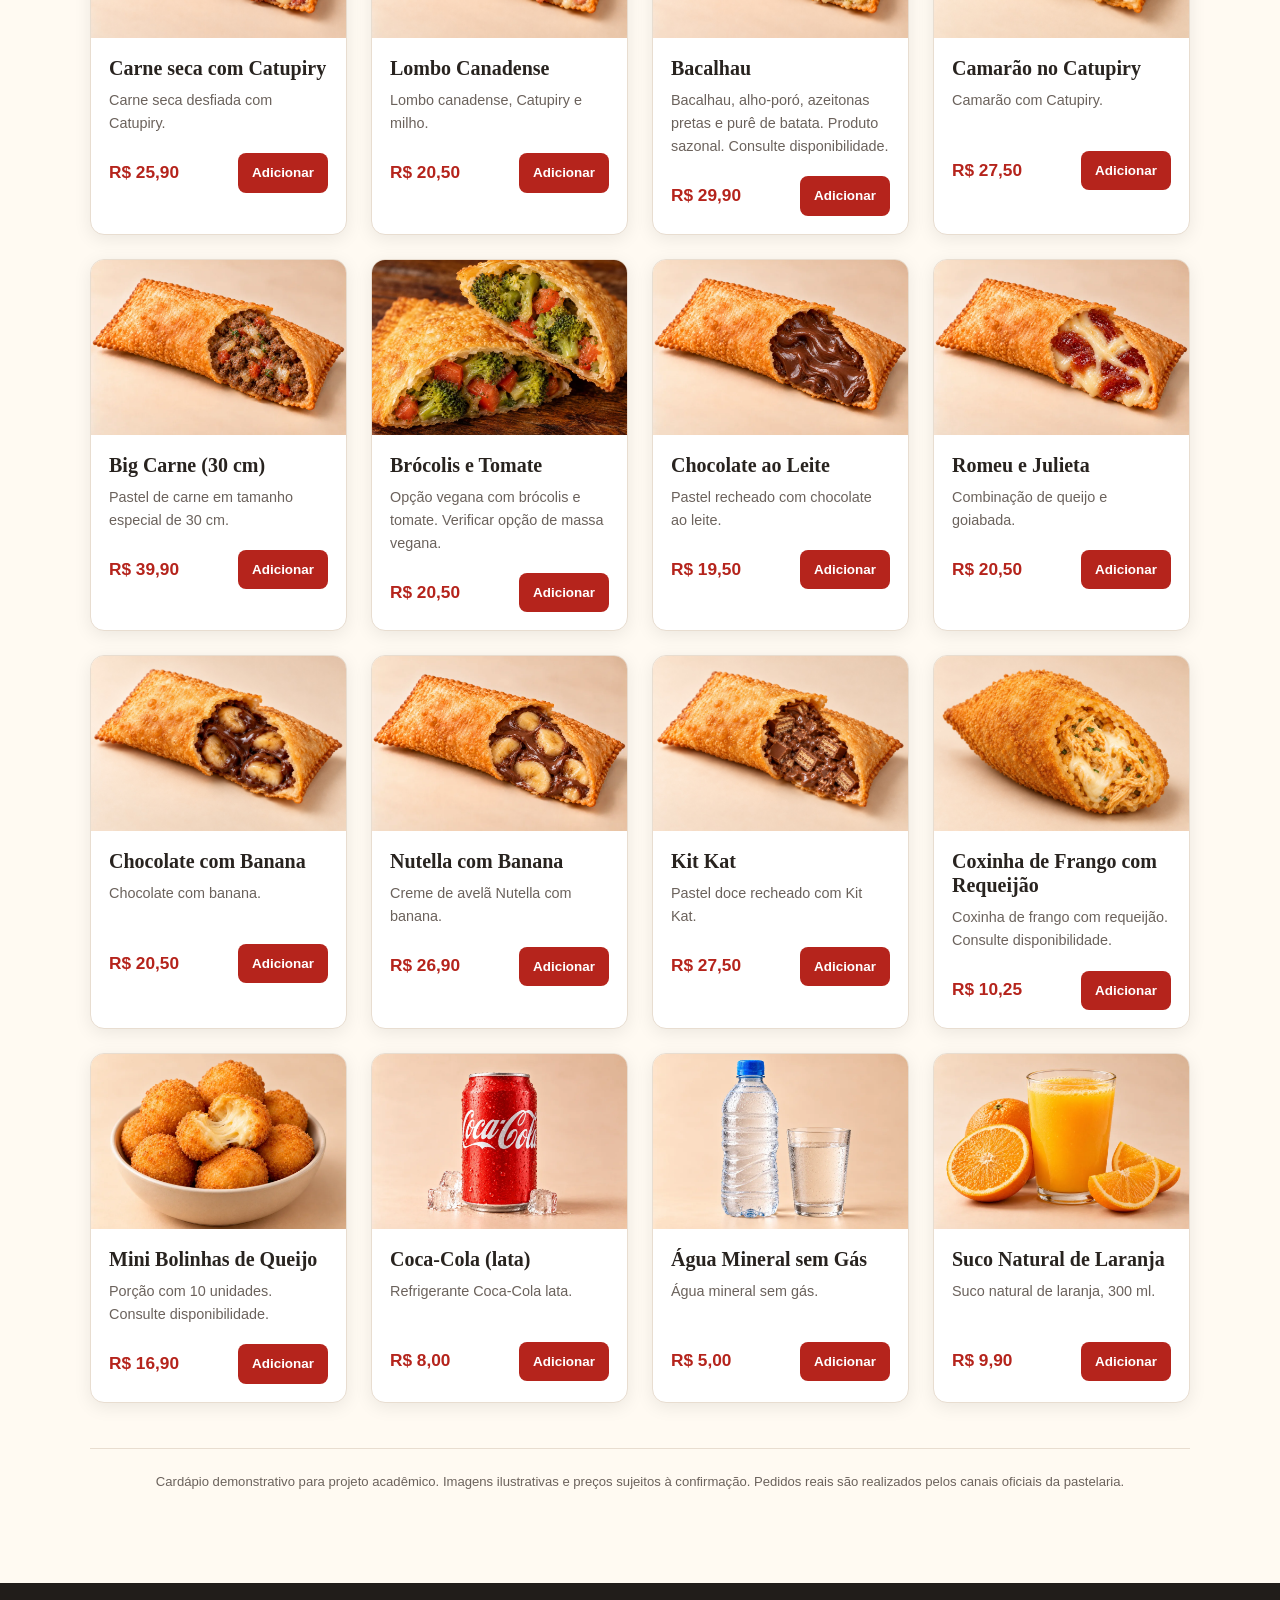
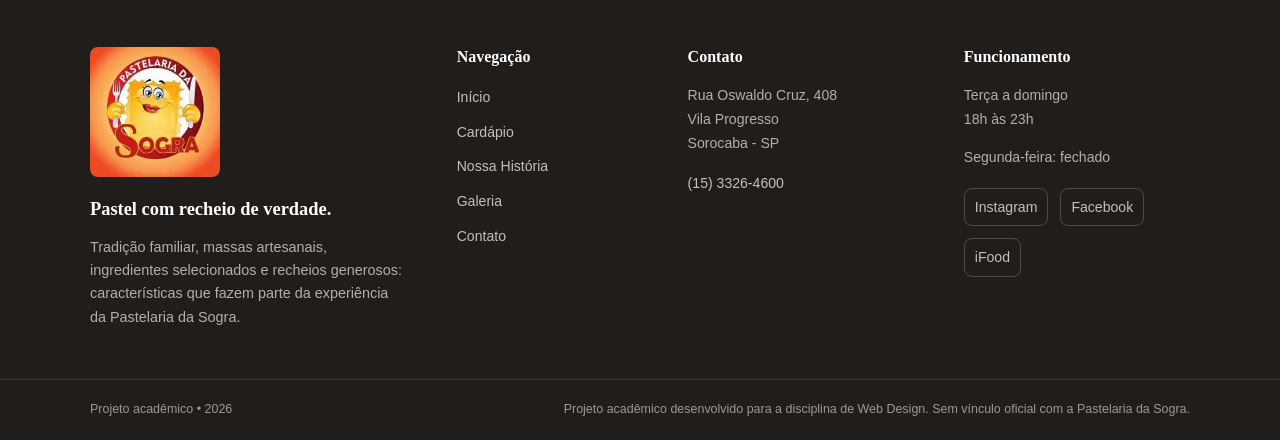
<file: cardapio.html>
<!DOCTYPE html>
<html lang="pt-BR">

<head>
    <meta charset="UTF-8">

    <meta name="viewport" content="width=device-width, initial-scale=1.0">

    <meta name="description"
        content="Explore o cardápio da Pastelaria da Sogra em Sorocaba. Conheça nossos pastéis tradicionais, especiais, doces, salgados e bebidas.">
    <title>Cardápio | Pastelaria da Sogra</title>

            <!-- Ícone exibido na aba do navegador -->
            <link rel="icon" href="assets/img/logo/logo-pastelaria-da-sogra.jpg" type="image/jpeg">

            <!-- Endereço oficial desta página (evita conteúdo duplicado no Google) -->
            <link rel="canonical" href="https://projeto-web-pastelaria-da-sogra.vercel.app/cardapio.html">

            <!-- Open Graph: prévia do link ao compartilhar no WhatsApp, Instagram etc. -->
            <meta property="og:type" content="website">
            <meta property="og:locale" content="pt_BR">
            <meta property="og:title" content="Cardápio | Pastelaria da Sogra">
            <meta property="og:description" content="Explore o cardápio da Pastelaria da Sogra em Sorocaba. Conheça nossos pastéis tradicionais, especiais, doces, salgados e bebidas.">
            <meta property="og:url" content="https://projeto-web-pastelaria-da-sogra.vercel.app/cardapio.html">
            <meta property="og:image" content="https://projeto-web-pastelaria-da-sogra.vercel.app/assets/img/home/hero-carne-seca-catupiry.jpg">

    <!-- Arquivo principal de estilos -->
    <link rel="stylesheet" href="css/style.css">
</head>

<body>

    <!-- ==================================================
         CABEÇALHO
    =================================================== -->
    <header class="cabecalho">
        <div class="container cabecalho-container">

            <!-- Logo -->
            <a href="index.html" class="logo" aria-label="Ir para a página inicial">
                <img src="assets/img/logo/logo-pastelaria-da-sogra.jpg" alt="Logo da Pastelaria da Sogra">
            </a>


            <!-- Botão do menu mobile -->
            <button class="botao-menu" id="botao-menu" type="button" aria-label="Abrir menu de navegação"
                aria-expanded="false" aria-controls="menu-principal">

                <span></span>
                <span></span>
                <span></span>

            </button>


            <!-- Navegação principal -->
            <nav class="menu-principal" id="menu-principal" aria-label="Navegação principal">

                <ul>
                    <li>
                        <a href="index.html">Início</a>
                    </li>

                    <li>
                        <a href="cardapio.html" class="ativo" aria-current="page">Cardápio</a>
                    </li>

                    <li>
                        <a href="historia.html">Nossa História</a>
                    </li>

                    <li>
                        <a href="galeria.html">Galeria</a>
                    </li>

                    <li>
                        <a href="contato.html">Contato</a>
                    </li>
                </ul>

            </nav>


            <!-- Ações do cabeçalho -->
            <div class="cabecalho-acoes">

                <a href="carrinho.html" class="link-carrinho" aria-label="Abrir carrinho">
                    Carrinho

                    <span class="contador-carrinho" id="contador-carrinho">
                        0
                    </span>
                </a>


                <a href="https://www.ifood.com.br/delivery/sorocaba-sp/pastelaria-da-sogra-vila-progresso/46e19840-b53e-4f28-bc24-64780df1d78f"
                    class="botao-ifood" target="_blank" rel="noopener noreferrer">

                    Pedir pelo iFood

                </a>

            </div>

        </div>
    </header>



    <!-- ==================================================
         CONTEÚDO PRINCIPAL
    =================================================== -->
    <main class="pagina-cardapio">

        <!-- Apresentação do cardápio -->
        <section class="cardapio-apresentacao">

            <div class="container">

                <span class="secao-destaque">
                    SABORES PARA TODOS OS GOSTOS
                </span>

                <h1>Nosso cardápio</h1>

                <p>
                    Explore nossa seleção de pastéis tradicionais,
                    especiais, doces, salgados e bebidas.
                    Encontre seus sabores favoritos.
                </p>

            </div>

        </section>


        <!-- Catálogo de produtos -->
        <section class="cardapio-catalogo">

            <div class="container">

                <!-- Pesquisa -->
                <div class="cardapio-pesquisa">

                    <label for="busca-produtos">
                        Qual sabor você procura?
                    </label>

                    <input type="search" id="busca-produtos" placeholder="Busque por sabor ou ingrediente..."
                        autocomplete="off">

                </div>


                <!-- Filtros por categoria -->
                <div class="cardapio-filtros" role="group" aria-label="Filtrar produtos por categoria">

                    <button type="button" class="filtro-ativo" data-categoria="todos" aria-pressed="true">
                        Todos
                    </button>
                    <button type="button" data-categoria="pasteis" aria-pressed="false">
                        Pastéis salgados
                    </button>

                    <button type="button" data-categoria="tradicionais" aria-pressed="false">
                        Tradicionais
                    </button>

                    <button type="button" data-categoria="especiais" aria-pressed="false">
                        Especiais
                    </button>
                    <button type="button" data-categoria="veganos" aria-pressed="false">
                        Opções veganas
                    </button>

                    <button type="button" data-categoria="doces" aria-pressed="false">
                        Doces
                    </button>

                    <button type="button" data-categoria="salgados" aria-pressed="false">
                        Porções e Salgados
                    </button>

                    <button type="button" data-categoria="bebidas" aria-pressed="false">
                        Bebidas
                    </button>

                </div>


                <!-- Contagem de produtos -->
                <div class="cardapio-listagem-topo">

                    <h2>Explore nossos produtos</h2>

                    <p id="contagem-produtos" role="status" aria-live="polite">
                        Carregando produtos...
                    </p>

                </div>


                <!-- Produtos gerados pelo JavaScript -->
                <div id="grade-cardapio" class="produtos-grid cardapio-grade">
                </div>


                <!-- Mensagem para pesquisas sem resultados -->
                <p id="mensagem-sem-resultados" class="cardapio-sem-resultados" hidden>
                    Nenhum produto encontrado.
                    Tente outro termo ou categoria.
                </p>


                <!-- Informação importante -->
                <p class="cardapio-observacao">
                    Cardápio demonstrativo para projeto acadêmico.
                    Imagens ilustrativas e preços sujeitos à confirmação.
                    Pedidos reais são realizados pelos canais oficiais
                    da pastelaria.
                </p>

            </div>

        </section>

    </main>


    <!-- ==================================================
     RODAPÉ
=================================================== -->
    <footer class="rodape">

        <div class="container rodape-container">

            <!-- Marca -->
            <div class="rodape-marca">

                <img src="assets/img/logo/logo-pastelaria-da-sogra.jpg" alt="Logo da Pastelaria da Sogra">

                <p class="rodape-slogan">
                    Pastel com recheio de verdade.
                </p>

                <p>
                    Tradição familiar, massas artesanais,
                    ingredientes selecionados e recheios generosos:
                    características que fazem parte da experiência
                    da Pastelaria da Sogra.
                </p>

            </div>


            <!-- Navegação -->
            <div class="rodape-coluna">

                <h3>Navegação</h3>

                <ul>
                    <li><a href="index.html">Início</a></li>
                    <li><a href="cardapio.html" class="ativo" aria-current="page">
                            Cardápio
                        </a></li>
                    <li><a href="historia.html">Nossa História</a></li>
                    <li><a href="galeria.html">Galeria</a></li>
                    <li><a href="contato.html">Contato</a></li>
                </ul>

            </div>


            <!-- Contato -->
            <div class="rodape-coluna">

                <h3>Contato</h3>

                <address>
                    Rua Oswaldo Cruz, 408<br>
                    Vila Progresso<br>
                    Sorocaba - SP
                </address>

                <a href="tel:+551533264600">
                    (15) 3326-4600
                </a>

            </div>


            <!-- Horários e redes -->
            <div class="rodape-coluna">

                <h3>Funcionamento</h3>

                <p>
                    Terça a domingo<br>
                    18h às 23h
                </p>

                <p>
                    Segunda-feira: fechado
                </p>


                <div class="rodape-redes">

                    <a href="https://www.instagram.com/pastelariadasogra/" target="_blank" rel="noopener noreferrer">
                        Instagram
                    </a>

                    <a href="https://www.facebook.com/PastelariaDaSogra" target="_blank" rel="noopener noreferrer">
                        Facebook
                    </a>

                    <a href="https://www.ifood.com.br/delivery/sorocaba-sp/pastelaria-da-sogra-vila-progresso/46e19840-b53e-4f28-bc24-64780df1d78f"
                        target="_blank" rel="noopener noreferrer">
                        iFood
                    </a>

                </div>

            </div>

        </div>


        <!-- Rodapé inferior -->
        <div class="rodape-inferior">

            <div class="container">

                <p>
                    Projeto acadêmico • 2026
                </p>

                <p>
                    Projeto acadêmico desenvolvido para a disciplina
                    de Web Design. Sem vínculo oficial com a
                    Pastelaria da Sogra.
                </p>

            </div>

        </div>

    </footer>


    <!-- Arquivo principal de JavaScript -->
    <!-- Dados dos produtos -->
    <a href="carrinho.html" class="atalho-carrinho" id="atalho-carrinho" aria-label="Ver carrinho de compras" hidden>

        <span class="atalho-carrinho-titulo">
            Ver meu carrinho →
        </span>

        <span class="atalho-carrinho-dados">
            <span id="atalho-carrinho-itens">0 itens</span>
            <span aria-hidden="true">•</span>
            <span id="atalho-carrinho-total">R$ 0,00</span>
        </span>

    </a>
    <script src="js/produtos.js"></script>

    <!-- Funcionalidades do site -->
    <script src="js/script.js"></script>

</body>

</html>
</file>
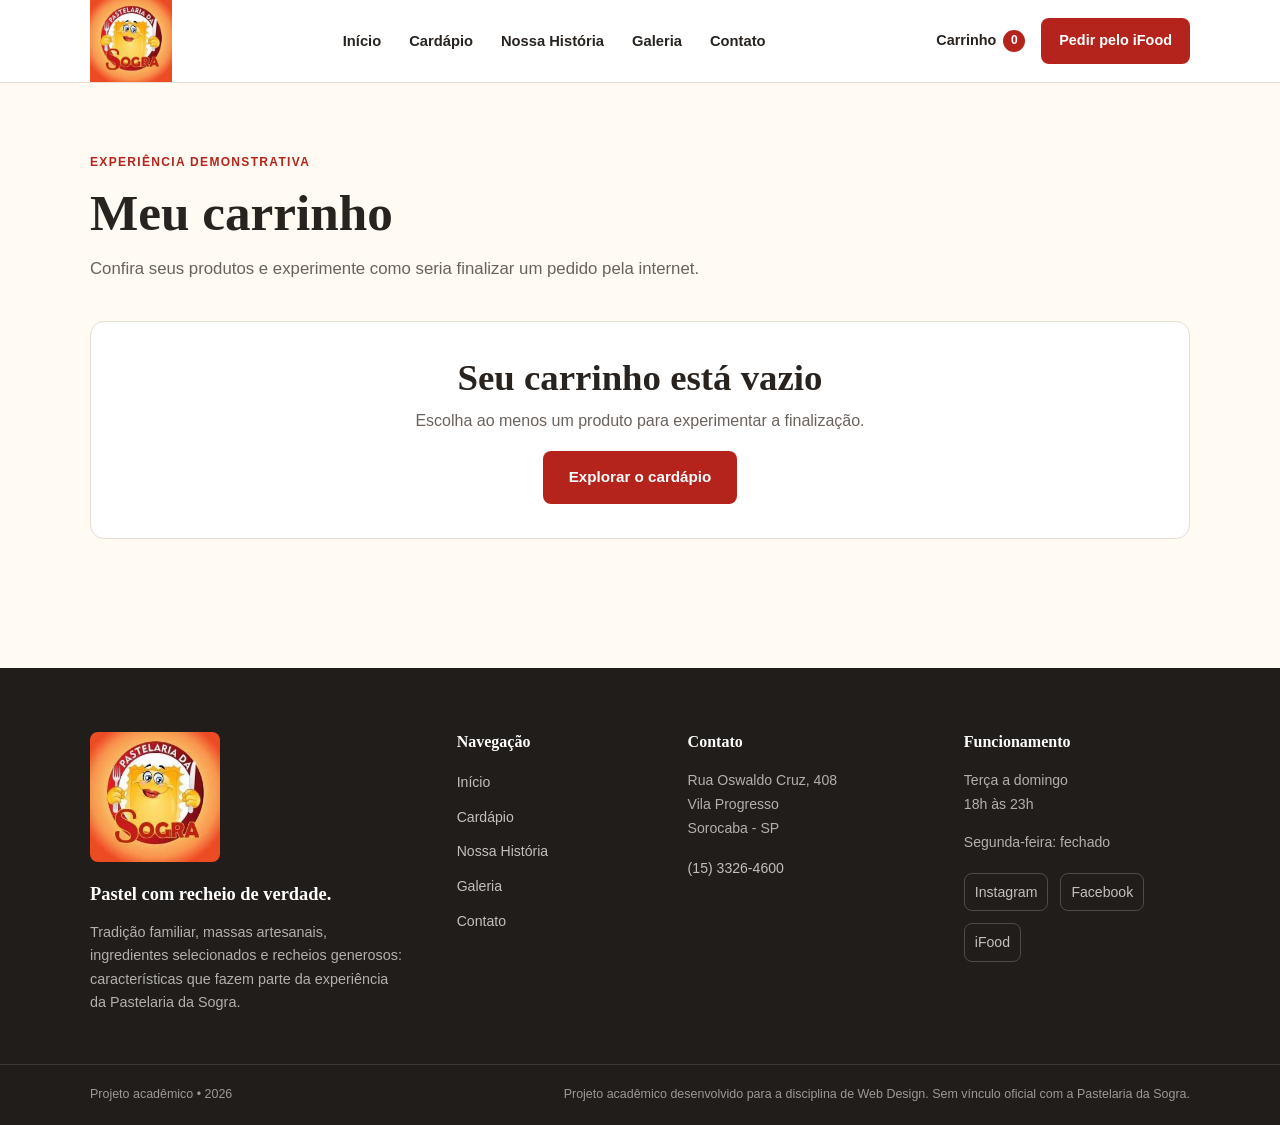
<file: carrinho.html>
<!DOCTYPE html>
<html lang="pt-BR">
<head>
    <meta charset="UTF-8">
    <meta name="viewport" content="width=device-width, initial-scale=1.0">
    <meta name="description" content="Confira seu carrinho e experimente a finalização demonstrativa da Pastelaria da Sogra. Projeto acadêmico sem envio de pedidos ou pagamentos reais.">
    <!-- Carrinhos possuem conteúdo pessoal e não devem aparecer nos mecanismos de busca. -->
    <meta name="robots" content="noindex, follow">
    <title>Carrinho e Finalização Demonstrativa | Pastelaria da Sogra</title>

            <!-- Ícone exibido na aba do navegador -->
            <link rel="icon" href="assets/img/logo/logo-pastelaria-da-sogra.jpg" type="image/jpeg">

    <link rel="stylesheet" href="css/style.css">
    <link rel="stylesheet" href="css/checkout.css">
</head>
<body>
    <header class="cabecalho">
        <div class="container cabecalho-container">
            <a href="index.html" class="logo" aria-label="Ir para a página inicial">
                <img src="assets/img/logo/logo-pastelaria-da-sogra.jpg" alt="Logo da Pastelaria da Sogra">
            </a>
            <button class="botao-menu" id="botao-menu" type="button" aria-label="Abrir menu de navegação" aria-expanded="false" aria-controls="menu-principal">
                <span></span><span></span><span></span>
            </button>
            <nav class="menu-principal" id="menu-principal" aria-label="Navegação principal">
                <ul>
                    <li><a href="index.html">Início</a></li>
                    <li><a href="cardapio.html">Cardápio</a></li>
                    <li><a href="historia.html">Nossa História</a></li>
                    <li><a href="galeria.html">Galeria</a></li>
                    <li><a href="contato.html">Contato</a></li>
                </ul>
            </nav>
            <div class="cabecalho-acoes">
                <a href="carrinho.html" class="link-carrinho" aria-label="Abrir carrinho" aria-current="page">
                    Carrinho <span class="contador-carrinho" id="contador-carrinho">0</span>
                </a>
                <a href="https://www.ifood.com.br/delivery/sorocaba-sp/pastelaria-da-sogra-vila-progresso/46e19840-b53e-4f28-bc24-64780df1d78f"
                   class="botao-ifood" target="_blank" rel="noopener noreferrer">Pedir pelo iFood</a>
            </div>
        </div>
    </header>

    <main class="pagina-carrinho" id="conteudo-principal">
        <section class="container carrinho-secao" aria-labelledby="titulo-carrinho">
            <span class="checkout-etiqueta">EXPERIÊNCIA DEMONSTRATIVA</span>
            <h1 id="titulo-carrinho">Meu carrinho</h1>
            <p>Confira seus produtos e experimente como seria finalizar um pedido pela internet.</p>

            <div class="carrinho-layout" id="bloco-carrinho">
                <!-- Atalho para a etapa final; acompanha a visibilidade do carrinho. -->
                <a href="#checkout-secao" class="botao botao-primario carrinho-ir-checkout">
                    Continuar para finalização <span aria-hidden="true">↓</span>
                </a>
                <div id="lista-carrinho" aria-live="polite">
                    <p>Os produtos do carrinho aparecerão aqui.</p>
                </div>
                <aside class="resumo-carrinho" aria-label="Resumo do carrinho">
                    <h2>Resumo do pedido</h2>
                    <p>Quantidade de itens: <span id="total-itens">0</span></p>
                    <p>Total: <strong id="total-carrinho">R$ 0,00</strong></p>
                    <p>Os valores são demonstrativos. Nenhum pedido ou pagamento será enviado à pastelaria.</p>
                    <a href="cardapio.html">Continuar escolhendo</a>
                </aside>
            </div>

            <section class="checkout-vazio" id="checkout-vazio" hidden aria-live="polite">
                <h2>Seu carrinho está vazio</h2>
                <p>Escolha ao menos um produto para experimentar a finalização.</p>
                <a href="cardapio.html" class="botao botao-primario">Explorar o cardápio</a>
            </section>

            <section class="checkout-secao" id="checkout-secao" aria-labelledby="titulo-checkout" tabindex="-1" hidden>
                <div class="checkout-cabecalho">
                    <div>
                        <span class="checkout-etiqueta">ETAPA FINAL</span>
                        <h2 id="titulo-checkout">Finalizar pedido</h2>
                        <p>Preencha os dados fictícios para testar a experiência. Nenhum dado será enviado ou armazenado.</p>
                    </div>
                    <span class="checkout-passos" aria-label="Etapa final da simulação">Simulação acadêmica</span>
                </div>

                <form id="form-checkout" class="checkout-form" autocomplete="off" novalidate>
                    <!-- Exibido apenas para erros gerais sem um campo associado. -->
                    <p class="checkout-erro" id="checkout-erro" role="alert" tabindex="-1" hidden></p>
                    <fieldset class="checkout-bloco">
                        <legend><span class="checkout-numero" aria-hidden="true">01</span> Seus dados</legend>
                        <div class="checkout-grid">
                            <div class="checkout-campo">
                                <label for="checkout-nome">Nome completo <span aria-hidden="true">*</span></label>
                                <input id="checkout-nome" name="nome" type="text" minlength="3" maxlength="80" placeholder="Ex.: Ana Souza" autocomplete="off" required>
                            </div>
                            <div class="checkout-campo">
                                <label for="checkout-telefone">Telefone com DDD <span aria-hidden="true">*</span></label>
                                <input id="checkout-telefone" name="telefone" type="tel" inputmode="tel" maxlength="20" placeholder="(15) 99999-9999" autocomplete="off" required aria-describedby="checkout-telefone-ajuda">
                                <small id="checkout-telefone-ajuda">Use um número fictício para a demonstração.</small>
                            </div>
                        </div>
                    </fieldset>

                    <fieldset class="checkout-bloco" id="checkout-bloco-modalidade">
                        <legend><span class="checkout-numero" aria-hidden="true">02</span> Como deseja receber?</legend>
                        <div class="checkout-escolhas">
                            <label class="checkout-opcao"><input type="radio" name="modalidade" value="entrega" checked> <span><strong>Entrega</strong><small>Informe um endereço demonstrativo.</small></span></label>
                            <label class="checkout-opcao"><input type="radio" name="modalidade" value="retirada"> <span><strong>Retirada no balcão</strong><small>Não é necessário informar endereço.</small></span></label>
                        </div>
                        <div id="checkout-endereco" class="checkout-endereco">
                            <div class="checkout-grid">
                                <div class="checkout-campo checkout-campo-largo">
                                    <label for="checkout-rua">Rua / Avenida <span aria-hidden="true">*</span></label>
                                    <input id="checkout-rua" name="rua" type="text" maxlength="100" placeholder="Ex.: Rua das Flores" autocomplete="off" required>
                                </div>
                                <div class="checkout-campo">
                                    <label for="checkout-numero">Número <span aria-hidden="true">*</span></label>
                                    <input id="checkout-numero" name="numero" type="text" inputmode="numeric" maxlength="12" pattern="[0-9]+" placeholder="Ex.: 120" autocomplete="off" required>
                                </div>
                                <div class="checkout-campo">
                                    <label for="checkout-bairro">Bairro <span aria-hidden="true">*</span></label>
                                    <input id="checkout-bairro" name="bairro" type="text" maxlength="70" placeholder="Ex.: Centro" autocomplete="off" required>
                                </div>
                                <div class="checkout-campo checkout-campo-largo">
                                    <label for="checkout-complemento">Complemento (opcional)</label>
                                    <input id="checkout-complemento" name="complemento" type="text" maxlength="80" placeholder="Ex.: Apto. 12" autocomplete="off">
                                </div>
                            </div>
                            <p class="checkout-nota">Não é calculada taxa de entrega nesta simulação.</p>
                        </div>
                    </fieldset>

                    <fieldset class="checkout-bloco">
                        <legend><span class="checkout-numero" aria-hidden="true">03</span> Quando deseja receber?</legend>
                        <p id="checkout-aviso-horario" class="checkout-aviso-horario" role="status" aria-live="polite">Consultando horário da pastelaria...</p>
                        <div class="checkout-escolhas">
                            <label class="checkout-opcao"><input type="radio" name="momento" value="agora"> <span><strong>Para agora</strong><small>Disponível durante o expediente.</small></span></label>
                            <label class="checkout-opcao"><input type="radio" name="momento" value="agendado" checked> <span><strong>Escolher dia e horário</strong><small>Agendamento apenas demonstrativo.</small></span></label>
                        </div>
                        <div class="checkout-grid checkout-agendamento" id="checkout-agendamento">
                            <div class="checkout-campo">
                                <label for="checkout-data">Dia <span aria-hidden="true">*</span></label>
                                <select id="checkout-data" name="data" required><option value="">Selecione um dia</option></select>
                            </div>
                            <div class="checkout-campo">
                                <label for="checkout-hora">Horário <span aria-hidden="true">*</span></label>
                                <select id="checkout-hora" name="hora" required><option value="">Selecione um horário</option></select>
                            </div>
                        </div>
                        <small>Horário de referência: terça a domingo, das 18h às 23h (Sorocaba/SP). Este site não realiza agendamentos reais.</small>
                    </fieldset>

                    <fieldset class="checkout-bloco">
                        <legend><span class="checkout-numero" aria-hidden="true">04</span> Forma de pagamento</legend>
                        <div class="checkout-escolhas checkout-escolhas-trio">
                            <label class="checkout-opcao"><input type="radio" name="pagamento" value="pix" checked><span><strong>Pix</strong><small>Demonstrativo</small></span></label>
                            <label class="checkout-opcao"><input type="radio" name="pagamento" value="cartao"><span><strong>Cartão</strong><small>Sem cobrança</small></span></label>
                            <label class="checkout-opcao"><input type="radio" name="pagamento" value="dinheiro"><span><strong>Dinheiro</strong><small>Sem cobrança</small></span></label>
                        </div>
                        <div id="checkout-troco" class="checkout-campo checkout-campo-troco" hidden>
                            <label for="checkout-valor-troco">Troco para quanto? <span aria-hidden="true">*</span></label>
                            <input type="number" id="checkout-valor-troco" name="troco" min="0" step="0.01" required inputmode="decimal" placeholder="Ex.: 100,00 (digite 100)">
                        </div>
                        <small>Não solicitamos dados de cartão, não geramos QR Code nem processamos pagamentos.</small>
                    </fieldset>

                    <div class="checkout-final">
                        <div class="checkout-final-texto">
                            <span>Total dos produtos</span>
                            <strong id="checkout-total">R$ 0,00</strong>
                            <small>Nenhum frete ou pagamento real será realizado.</small>
                        </div>
                        <button class="botao botao-primario checkout-finalizar" id="checkout-finalizar" type="submit">Finalizar pedido <span aria-hidden="true">→</span></button>
                    </div>
                    <p class="checkout-transparencia">Ao finalizar, será exibida uma <strong>confirmação fictícia</strong>. Esta é uma demonstração acadêmica, sem vínculo oficial com a pastelaria.</p>
                </form>
            </section>

            <section class="checkout-sucesso" id="checkout-sucesso" aria-labelledby="checkout-sucesso-titulo" hidden>
                <div class="checkout-sucesso-icone" aria-hidden="true">✓</div>
                <span class="checkout-etiqueta">DEMONSTRAÇÃO CONCLUÍDA</span>
                <h2 id="checkout-sucesso-titulo" tabindex="-1">Pedido finalizado com sucesso!</h2>
                <p>Você concluiu a experiência demonstrativa de compra.</p>
                <div class="checkout-comprovante">
                    <h3>Resumo da simulação</h3>
                    <div id="checkout-resumo-final"></div>
                </div>
                <div class="checkout-alerta-final" role="note">
                    <strong>Importante: esta foi uma compra simulada.</strong>
                    <p>Nenhum pedido foi enviado à Pastelaria da Sogra, nenhuma entrega foi agendada e nenhum pagamento foi realizado. Esta tela demonstra o funcionamento acadêmico do website.</p>
                </div>
                <div class="checkout-sucesso-acoes">
                    <a class="botao botao-primario" href="cardapio.html">Fazer novo pedido simulado</a>
                    <a class="botao botao-secundario" href="https://www.ifood.com.br/delivery/sorocaba-sp/pastelaria-da-sogra-vila-progresso/46e19840-b53e-4f28-bc24-64780df1d78f" target="_blank" rel="noopener noreferrer">Pedir de verdade pelo iFood ↗</a>
                </div>
            </section>
        </section>
    </main>

    <footer class="rodape">
        <div class="container rodape-container">
            <div class="rodape-marca">
                <img src="assets/img/logo/logo-pastelaria-da-sogra.jpg" alt="Logo da Pastelaria da Sogra">
                <p class="rodape-slogan">Pastel com recheio de verdade.</p>
                <p>Tradição familiar, massas artesanais, ingredientes selecionados e recheios generosos: características que fazem parte da experiência da Pastelaria da Sogra.</p>
            </div>
            <div class="rodape-coluna">
                <h3>Navegação</h3>
                <ul><li><a href="index.html">Início</a></li><li><a href="cardapio.html">Cardápio</a></li><li><a href="historia.html">Nossa História</a></li><li><a href="galeria.html">Galeria</a></li><li><a href="contato.html">Contato</a></li></ul>
            </div>
            <div class="rodape-coluna">
                <h3>Contato</h3>
                <address>Rua Oswaldo Cruz, 408<br>Vila Progresso<br>Sorocaba - SP</address>
                <a href="tel:+551533264600">(15) 3326-4600</a>
            </div>
            <div class="rodape-coluna">
                <h3>Funcionamento</h3>
                <p>Terça a domingo<br>18h às 23h</p><p>Segunda-feira: fechado</p>
                <div class="rodape-redes">
                    <a href="https://www.instagram.com/pastelariadasogra/" target="_blank" rel="noopener noreferrer">Instagram</a>
                    <a href="https://www.facebook.com/PastelariaDaSogra" target="_blank" rel="noopener noreferrer">Facebook</a>
                    <a href="https://www.ifood.com.br/delivery/sorocaba-sp/pastelaria-da-sogra-vila-progresso/46e19840-b53e-4f28-bc24-64780df1d78f" target="_blank" rel="noopener noreferrer">iFood</a>
                </div>
            </div>
        </div>
        <div class="rodape-inferior">
            <div class="container"><p>Projeto acadêmico • 2026</p><p>Projeto acadêmico desenvolvido para a disciplina de Web Design. Sem vínculo oficial com a Pastelaria da Sogra.</p></div>
        </div>
    </footer>

    <!-- Preservado: a navegação e o carrinho continuam controlados por script.js. -->
    <script src="js/script.js"></script>
    <script src="js/checkout.js"></script>
</body>
</html>
</file>
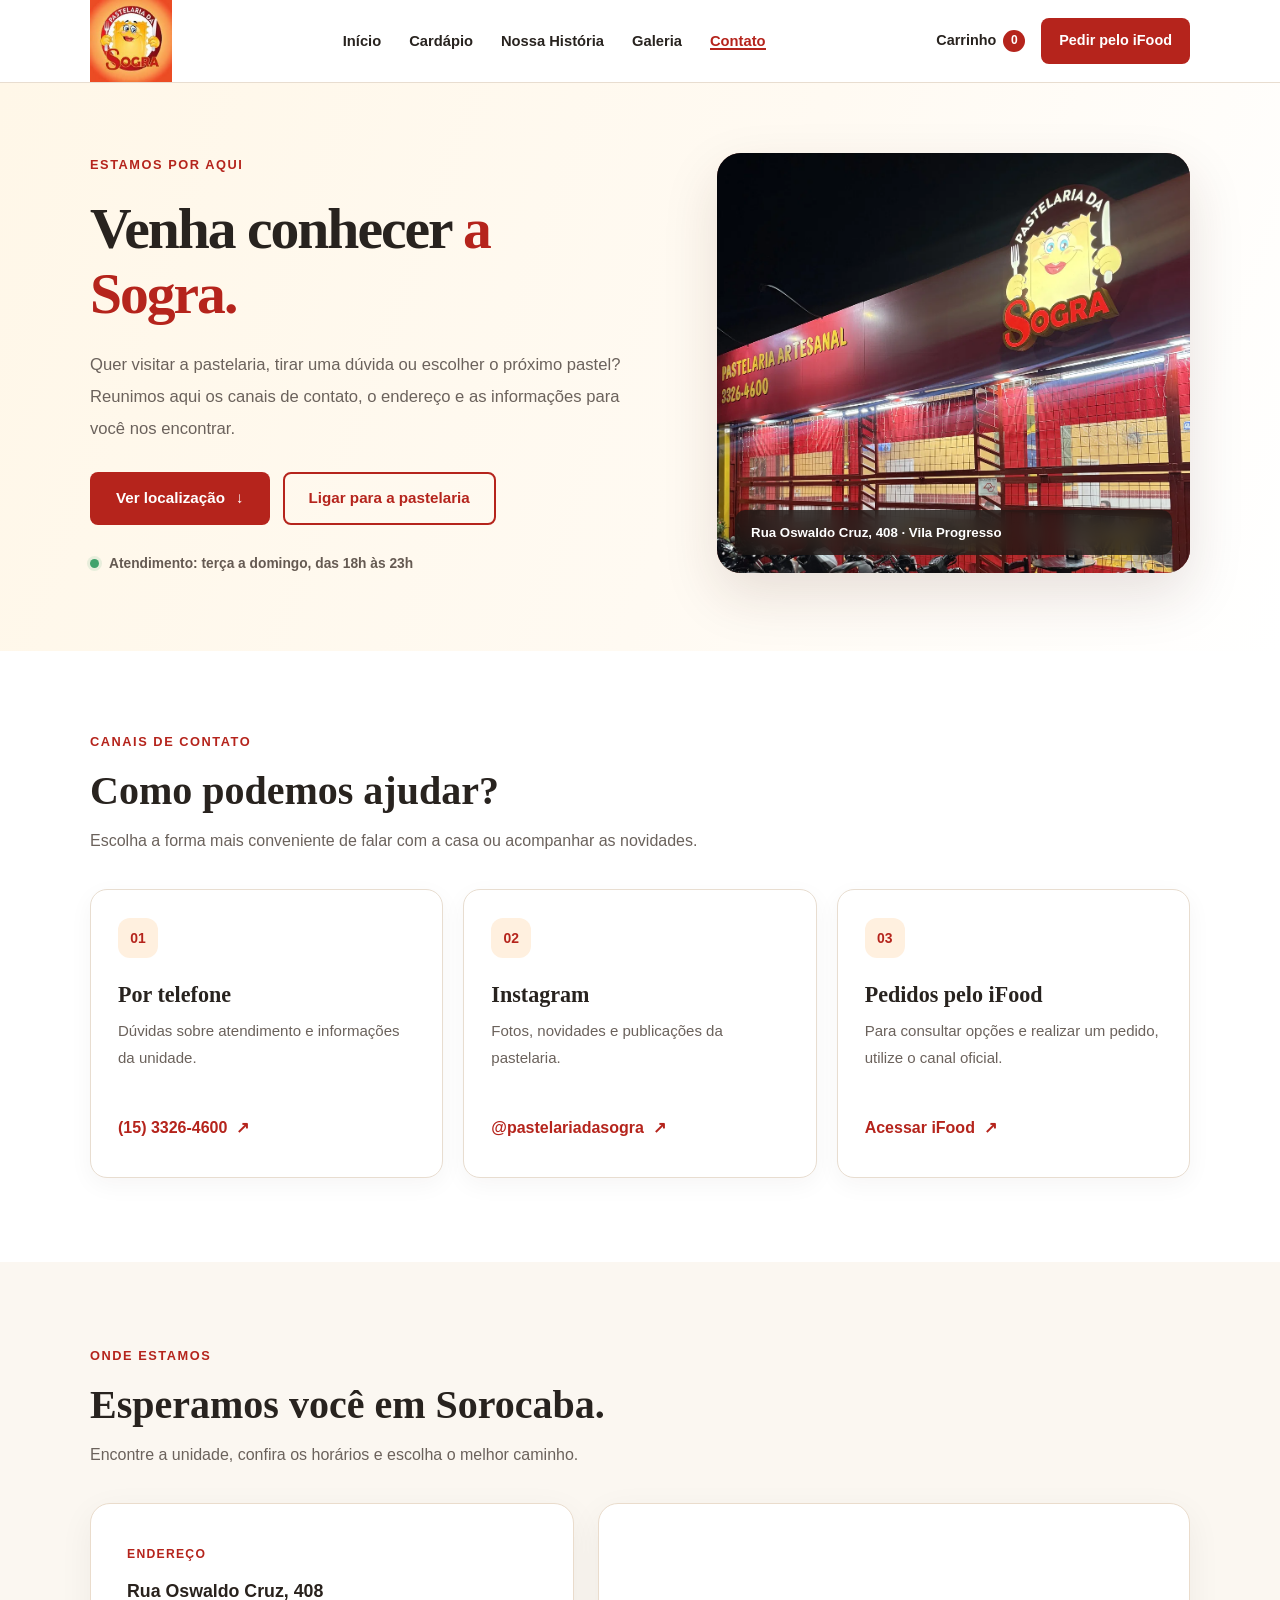
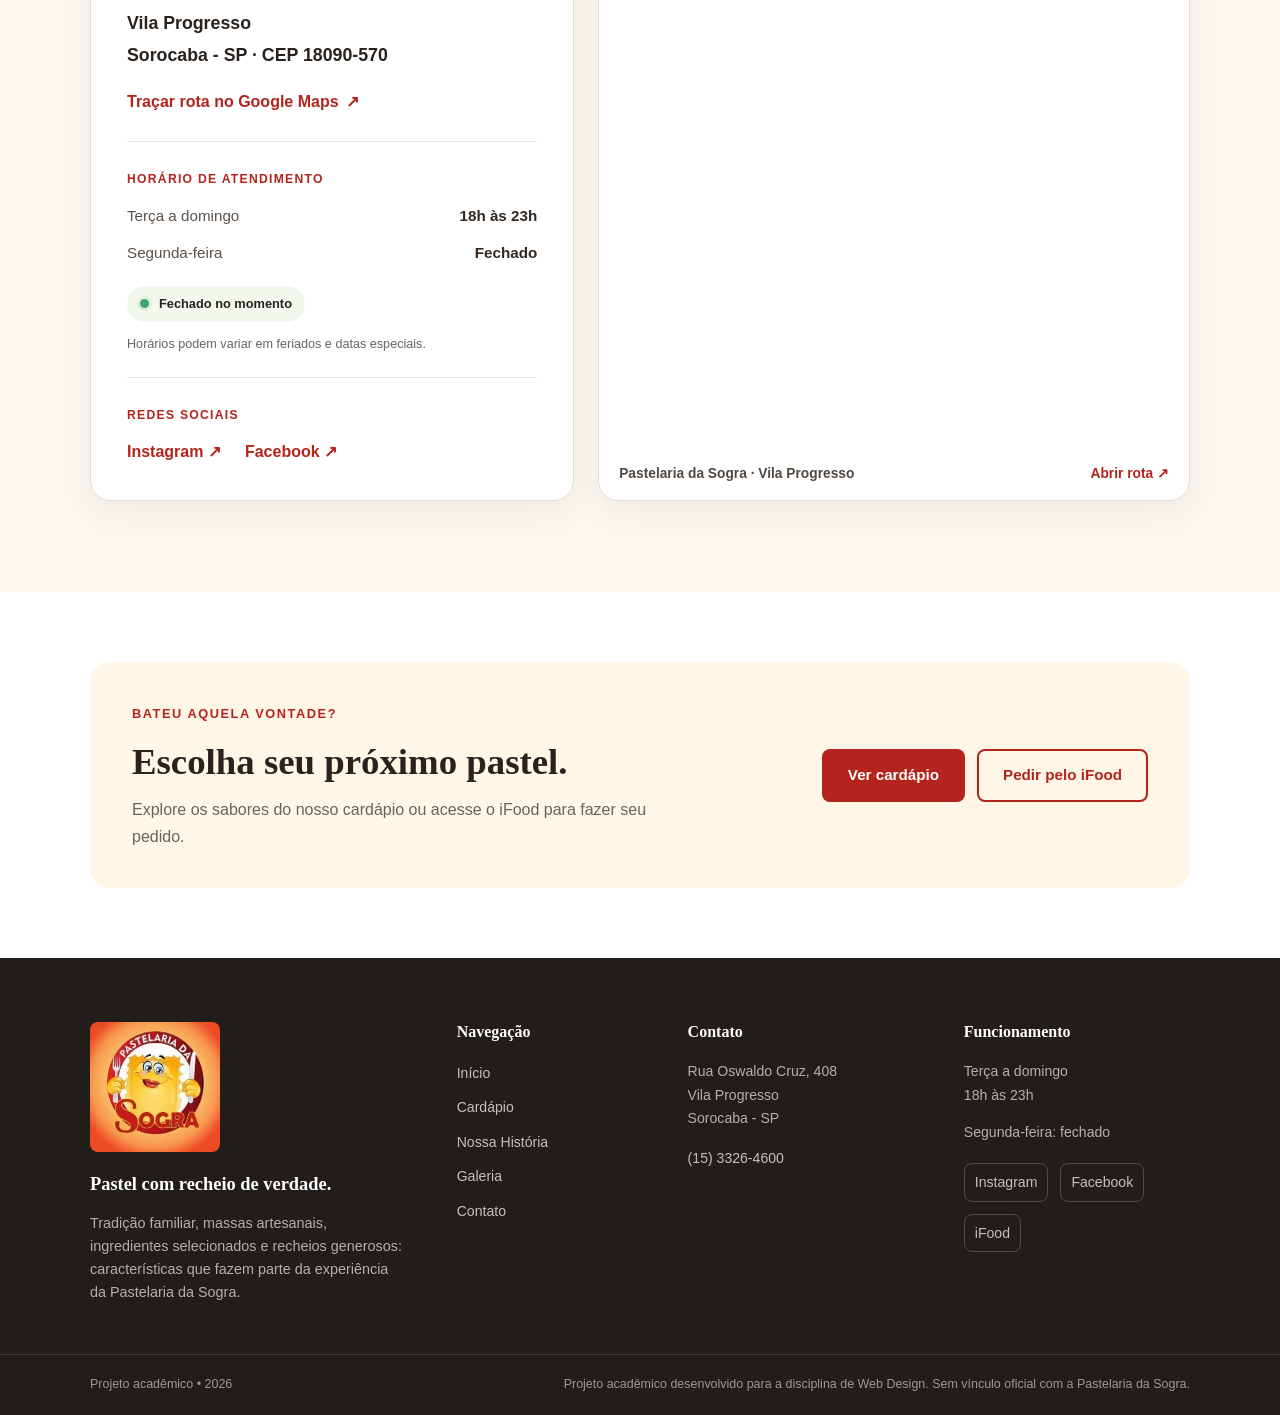
<file: contato.html>
<!DOCTYPE html>
<html lang="pt-BR">
<head>
    <meta charset="UTF-8">
    <!-- Adapta a página à largura do celular -->
    <meta name="viewport" content="width=device-width, initial-scale=1.0">
    <!-- Descrição que aparece abaixo do título nos resultados do Google (SEO) -->
    <meta name="description" content="Encontre a Pastelaria da Sogra em Sorocaba: endereço, horários de atendimento, telefone, redes sociais e rota no mapa.">
    <!-- Título da aba do navegador; é diferente em cada página -->
    <title>Contato e Localização | Pastelaria da Sogra</title>
    <!-- Estilos gerais do site: cabeçalho, rodapé, botões e cores -->
    <link rel="stylesheet" href="css/style.css">
    <!-- Estilos exclusivos da página Contato (classes com prefixo pc-) -->
    <link rel="stylesheet" href="css/contato.css">
</head>
<body>
    <!-- Link de acessibilidade: quem navega pelo teclado pula o menu e vai direto ao conteúdo -->
    <a class="pc-pular-conteudo" href="#conteudo">Ir para o conteúdo principal</a>
    <!-- CABEÇALHO: logo, menu, carrinho e botão do iFood (igual em todas as páginas) -->
    <header class="cabecalho">
        <div class="container cabecalho-container">
            <a href="index.html" class="logo" aria-label="Ir para a página inicial">
                <img src="assets/img/logo/logo-pastelaria-da-sogra.jpg" alt="Logo da Pastelaria da Sogra">
            </a>
            <!-- Botão que abre e fecha o menu no celular (controlado pelo js/script.js) -->
            <button class="botao-menu" id="botao-menu" type="button" aria-label="Abrir menu de navegação" aria-expanded="false" aria-controls="menu-principal">
                <span></span><span></span><span></span>
            </button>
            <!-- Menu principal; a página atual recebe class="ativo" e aria-current="page" -->
            <nav class="menu-principal" id="menu-principal" aria-label="Navegação principal">
                <ul>
                    <li><a href="index.html">Início</a></li>
                    <li><a href="cardapio.html">Cardápio</a></li>
                    <li><a href="historia.html">Nossa História</a></li>
                    <li><a href="galeria.html">Galeria</a></li>
                    <li><a href="contato.html" class="ativo" aria-current="page">Contato</a></li>
                </ul>
            </nav>
            <div class="cabecalho-acoes">
                <!-- Link do carrinho com o contador de itens, atualizado pelo JavaScript -->
                <a href="carrinho.html" class="link-carrinho" aria-label="Abrir carrinho">
                    Carrinho <span class="contador-carrinho" id="contador-carrinho">0</span>
                </a>
                <!-- Link externo para o iFood; target="_blank" abre em nova aba e rel="noopener noreferrer" protege a página original -->
                <a href="https://www.ifood.com.br/delivery/sorocaba-sp/pastelaria-da-sogra-vila-progresso/46e19840-b53e-4f28-bc24-64780df1d78f"
                    class="botao-ifood" target="_blank" rel="noopener noreferrer">Pedir pelo iFood</a>
            </div>
        </div>
    </header>

<!-- CONTEÚDO PRINCIPAL; o id "conteudo" é o destino do link "Ir para o conteúdo principal" -->
<main class="pc-pagina" id="conteudo">
    <!-- Seção de abertura: título, botões de ação e foto da fachada -->
    <section class="pc-hero" aria-labelledby="pc-titulo">
        <div class="container pc-hero-grid">
            <div class="pc-hero-texto">
                <span class="secao-destaque">ESTAMOS POR AQUI</span>
                <h1 id="pc-titulo">Venha conhecer <span>a Sogra.</span></h1>
                <p>Quer visitar a pastelaria, tirar uma dúvida ou escolher o próximo pastel? Reunimos aqui os canais de contato, o endereço e as informações para você nos encontrar.</p>
                <div class="pc-hero-acoes">
                    <a href="#pc-localizacao" class="botao botao-primario">Ver localização <span aria-hidden="true">↓</span></a>
                    <a href="tel:+551533264600" class="botao botao-secundario">Ligar para a pastelaria</a>
                </div>
                <div class="pc-hero-servico"><span class="pc-ponto" aria-hidden="true"></span><span>Atendimento: terça a domingo, das 18h às 23h</span></div>
            </div>
            <!-- Foto real da fachada; width e height evitam que o layout "pule" ao carregar e fetchpriority carrega esta imagem primeiro -->
            <figure class="pc-hero-foto">
                <img src="assets/img/galeria/fachada-principal.webp" alt="Fachada real da Pastelaria da Sogra em Sorocaba, com letreiro iluminado à noite" width="1125" height="1500" fetchpriority="high">
                <figcaption>Rua Oswaldo Cruz, 408 · Vila Progresso</figcaption>
            </figure>
        </div>
    </section>
    <!-- CANAIS DE CONTATO: telefone, Instagram e iFood -->
    <section class="pc-contatos" aria-labelledby="pc-contatos-titulo">
        <div class="container">
            <div class="pc-secao-topo">
                <div>
                    <span class="secao-destaque">CANAIS DE CONTATO</span>
                    <h2 id="pc-contatos-titulo">Como podemos ajudar?</h2>
                    <p>Escolha a forma mais conveniente de falar com a casa ou acompanhar as novidades.</p>
                </div>
            </div>
            <div class="pc-contatos-grid">
                <!-- Cartão 1: telefone (o link tel: abre o discador no celular) -->
                <article class="pc-canal-card">
                    <span class="pc-canal-icone" aria-hidden="true">01</span>
                    <h3>Por telefone</h3>
                    <p>Dúvidas sobre atendimento e informações da unidade.</p>
                    <a href="tel:+551533264600" aria-label="Ligar para a Pastelaria da Sogra no número 15 3326-4600">(15) 3326-4600 <span aria-hidden="true">↗</span></a>
                </article>
                <!-- Cartão 2: Instagram da pastelaria -->
                <article class="pc-canal-card">
                    <span class="pc-canal-icone" aria-hidden="true">02</span>
                    <h3>Instagram</h3>
                    <p>Fotos, novidades e publicações da pastelaria.</p>
                    <a href="https://www.instagram.com/pastelariadasogra/" target="_blank" rel="noopener noreferrer">@pastelariadasogra <span aria-hidden="true">↗</span></a>
                </article>
                <!-- Cartão 3: iFood, o canal oficial para fazer pedidos -->
                <article class="pc-canal-card">
                    <span class="pc-canal-icone" aria-hidden="true">03</span>
                    <h3>Pedidos pelo iFood</h3>
                    <p>Para consultar opções e realizar um pedido, utilize o canal oficial.</p>
                    <a href="https://www.ifood.com.br/delivery/sorocaba-sp/pastelaria-da-sogra-vila-progresso/46e19840-b53e-4f28-bc24-64780df1d78f" target="_blank" rel="noopener noreferrer">Acessar iFood <span aria-hidden="true">↗</span></a>
                </article>
            </div>
        </div>
    </section>

    <!-- LOCALIZAÇÃO: endereço, horários, redes sociais e mapa -->
    <section class="pc-localizacao" id="pc-localizacao" aria-labelledby="pc-localizacao-titulo">
        <div class="container">
            <div class="pc-secao-topo">
                <div>
                    <span class="secao-destaque">ONDE ESTAMOS</span>
                    <h2 id="pc-localizacao-titulo">Esperamos você em Sorocaba.</h2>
                    <p>Encontre a unidade, confira os horários e escolha o melhor caminho.</p>
                </div>
            </div>
            <div class="pc-local-grid">
                <div class="pc-info-painel">
                    <div class="pc-info-bloco">
                        <span class="pc-info-etiqueta">ENDEREÇO</span>
                        <address>Rua Oswaldo Cruz, 408<br>Vila Progresso<br>Sorocaba - SP · CEP 18090-570</address>
                        <a class="pc-link-texto" href="https://www.google.com/maps/dir/?api=1&amp;destination=Rua+Oswaldo+Cruz%2C+408%2C+Vila+Progresso%2C+Sorocaba%2C+SP" target="_blank" rel="noopener noreferrer">Traçar rota no Google Maps <span aria-hidden="true">↗</span></a>
                    </div>
                    <div class="pc-info-divisor"></div>
                    <div class="pc-info-bloco">
                        <span class="pc-info-etiqueta">HORÁRIO DE ATENDIMENTO</span>
                        <div class="pc-horario-linha"><span>Terça a domingo</span><strong>18h às 23h</strong></div>
                        <div class="pc-horario-linha"><span>Segunda-feira</span><strong>Fechado</strong></div>
                        <div class="pc-status"><span class="pc-ponto" aria-hidden="true"></span><span id="status-funcionamento" aria-live="polite">Confira nosso horário</span></div>
                        <p class="pc-info-observacao">Horários podem variar em feriados e datas especiais.</p>
                    </div>
                    <div class="pc-info-divisor"></div>
                    <div class="pc-info-bloco">
                        <span class="pc-info-etiqueta">REDES SOCIAIS</span>
                        <div class="pc-redes">
                            <a href="https://www.instagram.com/pastelariadasogra/" target="_blank" rel="noopener noreferrer">Instagram <span aria-hidden="true">↗</span></a>
                            <a href="https://www.facebook.com/PastelariaDaSogra" target="_blank" rel="noopener noreferrer">Facebook <span aria-hidden="true">↗</span></a>
                        </div>
                    </div>
                </div>
                <div class="pc-mapa-wrapper">
                    <iframe src="https://www.google.com/maps?q=Rua+Oswaldo+Cruz+408+Vila+Progresso+Sorocaba+SP&amp;output=embed" title="Mapa interativo com a localização da Pastelaria da Sogra, na Rua Oswaldo Cruz, 408, em Sorocaba" loading="lazy" referrerpolicy="no-referrer-when-downgrade" allowfullscreen></iframe>
                    <div class="pc-mapa-rodape"><span>Pastelaria da Sogra · Vila Progresso</span><a href="https://www.google.com/maps/dir/?api=1&amp;destination=Rua+Oswaldo+Cruz%2C+408%2C+Vila+Progresso%2C+Sorocaba%2C+SP" target="_blank" rel="noopener noreferrer">Abrir rota ↗</a></div>
                </div>
            </div>
        </div>
    </section>

    <section class="pc-cta" aria-labelledby="pc-cta-titulo">
        <div class="container pc-cta-interno">
            <div>
                <span class="secao-destaque">BATEU AQUELA VONTADE?</span>
                <h2 id="pc-cta-titulo">Escolha seu próximo pastel.</h2>
                <p>Explore os sabores do nosso cardápio ou acesse o iFood para fazer seu pedido.</p>
            </div>
            <div class="pc-cta-acoes"><a class="botao botao-primario" href="cardapio.html">Ver cardápio</a><a class="botao botao-secundario" href="https://www.ifood.com.br/delivery/sorocaba-sp/pastelaria-da-sogra-vila-progresso/46e19840-b53e-4f28-bc24-64780df1d78f" target="_blank" rel="noopener noreferrer">Pedir pelo iFood</a></div>
        </div>
    </section>
</main>

    <footer class="rodape">
        <div class="container rodape-container">
            <div class="rodape-marca">
                <img src="assets/img/logo/logo-pastelaria-da-sogra.jpg" alt="Logo da Pastelaria da Sogra">
                <p class="rodape-slogan">Pastel com recheio de verdade.</p>
                <p>Tradição familiar, massas artesanais, ingredientes selecionados e recheios generosos: características que fazem parte da experiência da Pastelaria da Sogra.</p>
            </div>
            <div class="rodape-coluna">
                <h3>Navegação</h3>
                <ul>
                    <li><a href="index.html">Início</a></li>
                    <li><a href="cardapio.html">Cardápio</a></li>
                    <li><a href="historia.html">Nossa História</a></li>
                    <li><a href="galeria.html">Galeria</a></li>
                    <li><a href="contato.html">Contato</a></li>
                </ul>
            </div>
            <div class="rodape-coluna">
                <h3>Contato</h3>
                <address>Rua Oswaldo Cruz, 408<br>Vila Progresso<br>Sorocaba - SP</address>
                <a href="tel:+551533264600">(15) 3326-4600</a>
            </div>
            <div class="rodape-coluna">
                <h3>Funcionamento</h3>
                <p>Terça a domingo<br>18h às 23h</p>
                <p>Segunda-feira: fechado</p>
                <div class="rodape-redes">
                    <a href="https://www.instagram.com/pastelariadasogra/" target="_blank" rel="noopener noreferrer">Instagram</a>
                    <a href="https://www.facebook.com/PastelariaDaSogra" target="_blank" rel="noopener noreferrer">Facebook</a>
                    <a href="https://www.ifood.com.br/delivery/sorocaba-sp/pastelaria-da-sogra-vila-progresso/46e19840-b53e-4f28-bc24-64780df1d78f" target="_blank" rel="noopener noreferrer">iFood</a>
                </div>
            </div>
        </div>
        <div class="rodape-inferior">
            <div class="container">
                <p>Projeto acadêmico • 2026</p>
                <p>Projeto acadêmico desenvolvido para a disciplina de Web Design. Sem vínculo oficial com a Pastelaria da Sogra.</p>
            </div>
        </div>
    </footer>

    <script src="js/script.js"></script>
</body>
</html>
</file>
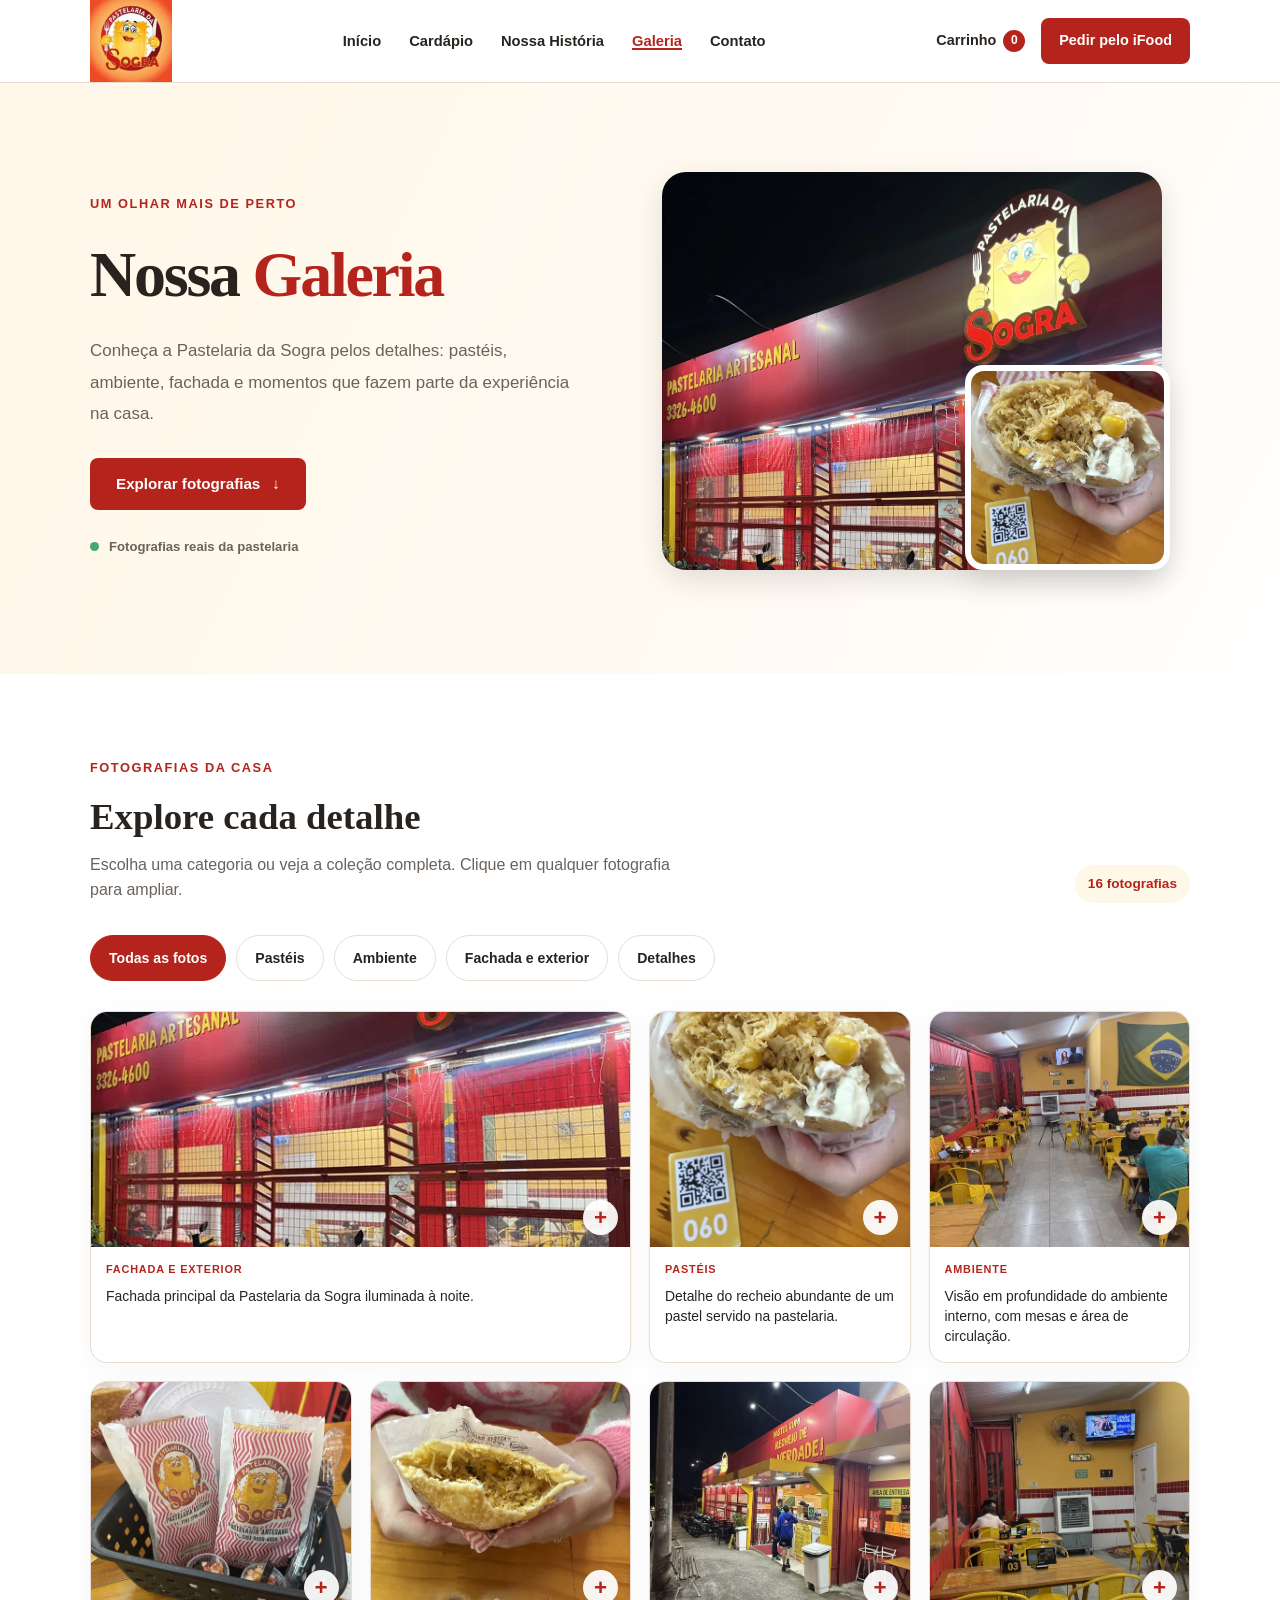
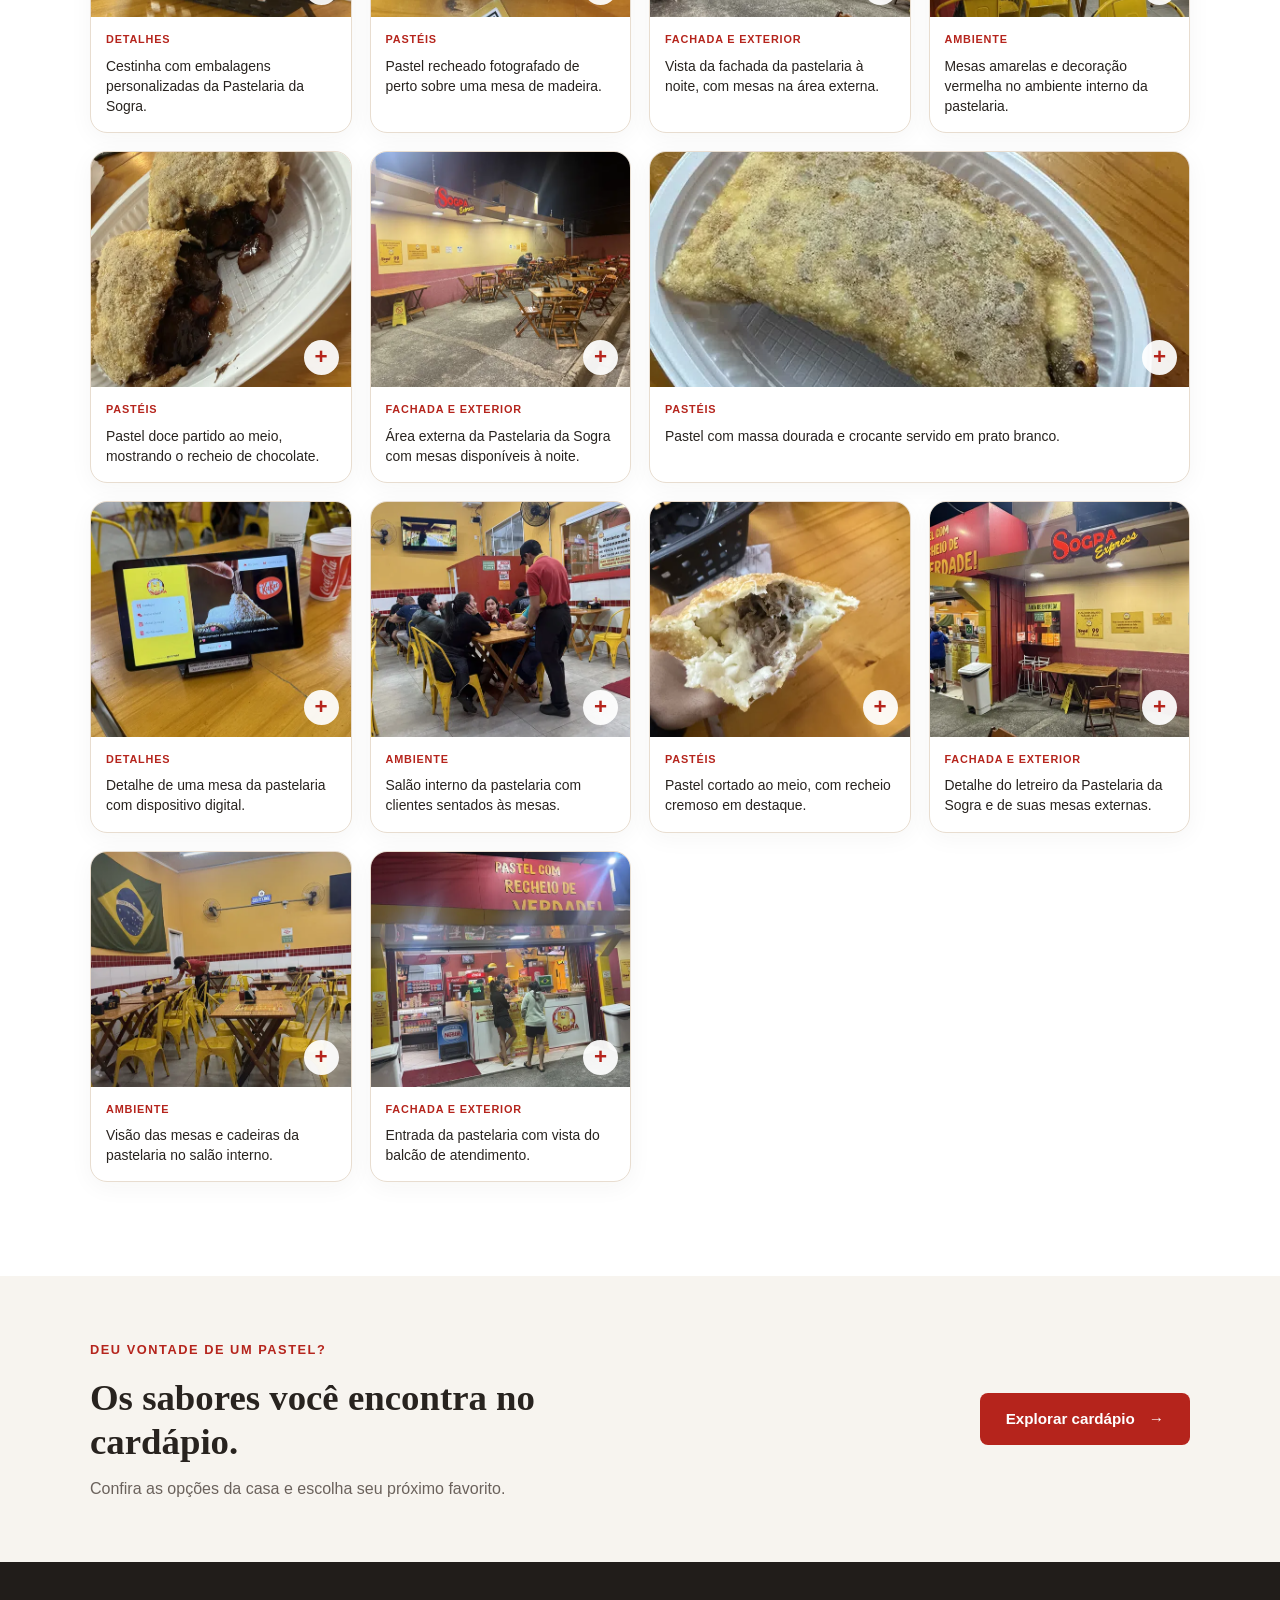
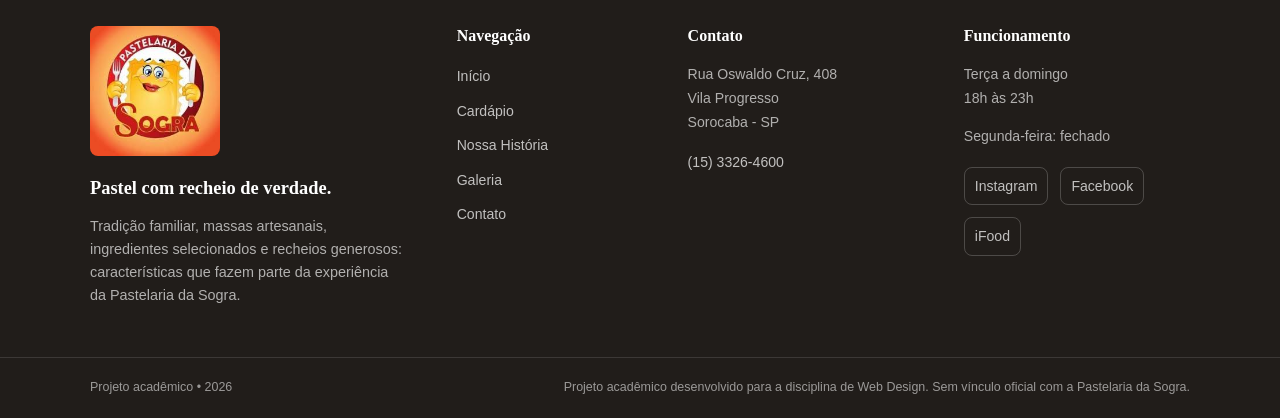
<file: galeria.html>
<!DOCTYPE html>
<html lang="pt-BR">
<head>
    <meta charset="UTF-8">
    <meta name="viewport" content="width=device-width, initial-scale=1.0">
    <meta name="description" content="Conheça a Galeria da Pastelaria da Sogra, em Sorocaba. Veja fotografias reais dos pastéis, do ambiente e da fachada da casa.">
    <title>Galeria | Pastelaria da Sogra</title>

        <!-- Ícone exibido na aba do navegador -->
        <link rel="icon" href="assets/img/logo/logo-pastelaria-da-sogra.jpg" type="image/jpeg">

        <!-- Endereço oficial desta página (evita conteúdo duplicado no Google) -->
        <link rel="canonical" href="https://projeto-web-pastelaria-da-sogra.vercel.app/galeria.html">

        <!-- Open Graph: prévia do link ao compartilhar no WhatsApp, Instagram etc. -->
        <meta property="og:type" content="website">
        <meta property="og:locale" content="pt_BR">
        <meta property="og:title" content="Galeria | Pastelaria da Sogra">
        <meta property="og:description" content="Conheça a Galeria da Pastelaria da Sogra, em Sorocaba. Veja fotografias reais dos pastéis, do ambiente e da fachada da casa.">
        <meta property="og:url" content="https://projeto-web-pastelaria-da-sogra.vercel.app/galeria.html">
        <meta property="og:image" content="https://projeto-web-pastelaria-da-sogra.vercel.app/assets/img/home/hero-carne-seca-catupiry.jpg">

    <link rel="stylesheet" href="css/style.css">
    <link rel="stylesheet" href="css/galeria.css">
</head>
<body>
    <!-- Cabeçalho padronizado do projeto -->
    <header class="cabecalho">
        <div class="container cabecalho-container">
            <a href="index.html" class="logo" aria-label="Ir para a página inicial">
                <img src="assets/img/logo/logo-pastelaria-da-sogra.jpg" alt="Logo da Pastelaria da Sogra">
            </a>
            <button class="botao-menu" id="botao-menu" type="button" aria-label="Abrir menu de navegação" aria-expanded="false" aria-controls="menu-principal">
                <span></span><span></span><span></span>
            </button>
            <nav class="menu-principal" id="menu-principal" aria-label="Navegação principal">
                <ul>
                    <li><a href="index.html">Início</a></li>
                    <li><a href="cardapio.html">Cardápio</a></li>
                    <li><a href="historia.html">Nossa História</a></li>
                    <li><a href="galeria.html" class="ativo" aria-current="page">Galeria</a></li>
                    <li><a href="contato.html">Contato</a></li>
                </ul>
            </nav>
            <div class="cabecalho-acoes">
                <a href="carrinho.html" class="link-carrinho" aria-label="Abrir carrinho">
                    Carrinho <span class="contador-carrinho" id="contador-carrinho">0</span>
                </a>
                <a href="https://www.ifood.com.br/delivery/sorocaba-sp/pastelaria-da-sogra-vila-progresso/46e19840-b53e-4f28-bc24-64780df1d78f"
                    class="botao-ifood" target="_blank" rel="noopener noreferrer">Pedir pelo iFood</a>
            </div>
        </div>
    </header>

    <main class="pg-pagina">
        <!-- Apresentação com fotos reais da seleção -->
        <section class="pg-hero" aria-labelledby="pg-titulo">
            <div class="container pg-hero-container">
                <div class="pg-hero-texto">
                    <span class="secao-destaque">UM OLHAR MAIS DE PERTO</span>
                    <h1 id="pg-titulo">Nossa <span>Galeria</span></h1>
                    <p>Conheça a Pastelaria da Sogra pelos detalhes: pastéis, ambiente, fachada e momentos que fazem parte da experiência na casa.</p>
                    <a class="botao botao-primario pg-hero-botao" href="#fotos">Explorar fotografias <span aria-hidden="true">↓</span></a>
                    <div class="pg-hero-nota"><span class="pg-nota-ponto" aria-hidden="true"></span> Fotografias reais da pastelaria</div>
                </div>
                <div class="pg-hero-imagens">
                    <img class="pg-hero-foto" src="assets/img/galeria/fachada-principal.webp" alt="Fachada real da Pastelaria da Sogra, com o letreiro iluminado à noite" fetchpriority="high" width="1125" height="1500">
                    <div class="pg-hero-foto-menor">
                        <img src="assets/img/galeria/miniaturas/pastel-recheio-generoso.webp" alt="Pastel aberto mostrando um recheio generoso" width="300" height="300">
                    </div>
                </div>
            </div>
        </section>

        <!-- Catálogo: imagens inseridas pelo JavaScript a partir de dados-galeria.js -->
        <section class="pg-secao" id="fotos" aria-labelledby="pg-fotos-titulo">
            <div class="container">
                <div class="pg-cabecalho">
                    <div>
                        <span class="secao-destaque">FOTOGRAFIAS DA CASA</span>
                        <h2 id="pg-fotos-titulo">Explore cada detalhe</h2>
                        <p>Escolha uma categoria ou veja a coleção completa. Clique em qualquer fotografia para ampliar.</p>
                    </div>
                    <span class="pg-total" id="pg-total" aria-live="polite">16 fotografias</span>
                </div>
                <div class="pg-barra-filtros" role="group" aria-label="Filtrar fotografias por categoria">
                    <button class="pg-filtro ativo" type="button" data-categoria="todos" aria-pressed="true">Todas as fotos</button>
                    <button class="pg-filtro" type="button" data-categoria="produtos" aria-pressed="false">Pastéis</button>
                    <button class="pg-filtro" type="button" data-categoria="ambiente" aria-pressed="false">Ambiente</button>
                    <button class="pg-filtro" type="button" data-categoria="fachada" aria-pressed="false">Fachada e exterior</button>
                    <button class="pg-filtro" type="button" data-categoria="detalhes" aria-pressed="false">Detalhes</button>
                </div>
                <div class="pg-grade" id="pg-grade" aria-label="Fotografias da Pastelaria da Sogra"></div>
                <noscript><p class="pg-sem-script">Ative o JavaScript para visualizar e ampliar as fotografias da galeria.</p></noscript>
            </div>
        </section>

        <section class="pg-cta" aria-labelledby="pg-cta-titulo">
            <div class="container pg-cta-conteudo">
                <div>
                    <span class="secao-destaque">DEU VONTADE DE UM PASTEL?</span>
                    <h2 id="pg-cta-titulo">Os sabores você encontra no cardápio.</h2>
                    <p>Confira as opções da casa e escolha seu próximo favorito.</p>
                </div>
                <a class="botao botao-primario" href="cardapio.html">Explorar cardápio <span aria-hidden="true">→</span></a>
            </div>
        </section>
    </main>

    <!-- Rodapé com as mesmas informações das demais páginas -->
    <footer class="rodape">
        <div class="container rodape-container">
            <div class="rodape-marca">
                <img src="assets/img/logo/logo-pastelaria-da-sogra.jpg" alt="Logo da Pastelaria da Sogra">
                <p class="rodape-slogan">Pastel com recheio de verdade.</p>
                <p>Tradição familiar, massas artesanais, ingredientes selecionados e recheios generosos: características que fazem parte da experiência da Pastelaria da Sogra.</p>
            </div>
            <div class="rodape-coluna">
                <h3>Navegação</h3>
                <ul>
                    <li><a href="index.html">Início</a></li>
                    <li><a href="cardapio.html">Cardápio</a></li>
                    <li><a href="historia.html">Nossa História</a></li>
                    <li><a href="galeria.html">Galeria</a></li>
                    <li><a href="contato.html">Contato</a></li>
                </ul>
            </div>
            <div class="rodape-coluna">
                <h3>Contato</h3>
                <address>Rua Oswaldo Cruz, 408<br>Vila Progresso<br>Sorocaba - SP</address>
                <a href="tel:+551533264600">(15) 3326-4600</a>
            </div>
            <div class="rodape-coluna">
                <h3>Funcionamento</h3>
                <p>Terça a domingo<br>18h às 23h</p>
                <p>Segunda-feira: fechado</p>
                <div class="rodape-redes">
                    <a href="https://www.instagram.com/pastelariadasogra/" target="_blank" rel="noopener noreferrer">Instagram</a>
                    <a href="https://www.facebook.com/PastelariaDaSogra" target="_blank" rel="noopener noreferrer">Facebook</a>
                    <a href="https://www.ifood.com.br/delivery/sorocaba-sp/pastelaria-da-sogra-vila-progresso/46e19840-b53e-4f28-bc24-64780df1d78f" target="_blank" rel="noopener noreferrer">iFood</a>
                </div>
            </div>
        </div>
        <div class="rodape-inferior">
            <div class="container">
                <p>Projeto acadêmico • 2026</p>
                <p>Projeto acadêmico desenvolvido para a disciplina de Web Design. Sem vínculo oficial com a Pastelaria da Sogra.</p>
            </div>
        </div>
    </footer>

    <!-- Ampliador de fotografias: dialog mantém o foco dentro da janela -->
    <dialog id="pg-modal" class="pg-modal" aria-labelledby="pg-modal-titulo">
        <div class="pg-modal-shell">
            <div class="pg-modal-barra">
                <span id="pg-modal-contador" class="pg-modal-contador"></span>
                <button class="pg-fechar" id="pg-fechar" type="button" aria-label="Fechar fotografia ampliada">×</button>
            </div>
            <div class="pg-modal-visual">
                <button type="button" id="pg-anterior" class="pg-seta pg-seta-anterior" aria-label="Fotografia anterior">‹</button>
                <img id="pg-modal-imagem" src="assets/img/galeria/fachada-principal.webp" alt="">
                <button type="button" id="pg-proxima" class="pg-seta pg-seta-proxima" aria-label="Próxima fotografia">›</button>
            </div>
            <div class="pg-modal-legenda">
                <h2 id="pg-modal-titulo"></h2>
                <p id="pg-modal-descricao"></p>
                <span>Use as setas do teclado para navegar e Esc para fechar.</span>
            </div>
        </div>
    </dialog>

    <!-- Ordem importante: dados da galeria, scripts do site, script desta página -->
    <script src="js/dados-galeria.js"></script>
    <script src="js/script.js"></script>
    <script src="js/galeria.js"></script>
</body>
</html>
</file>
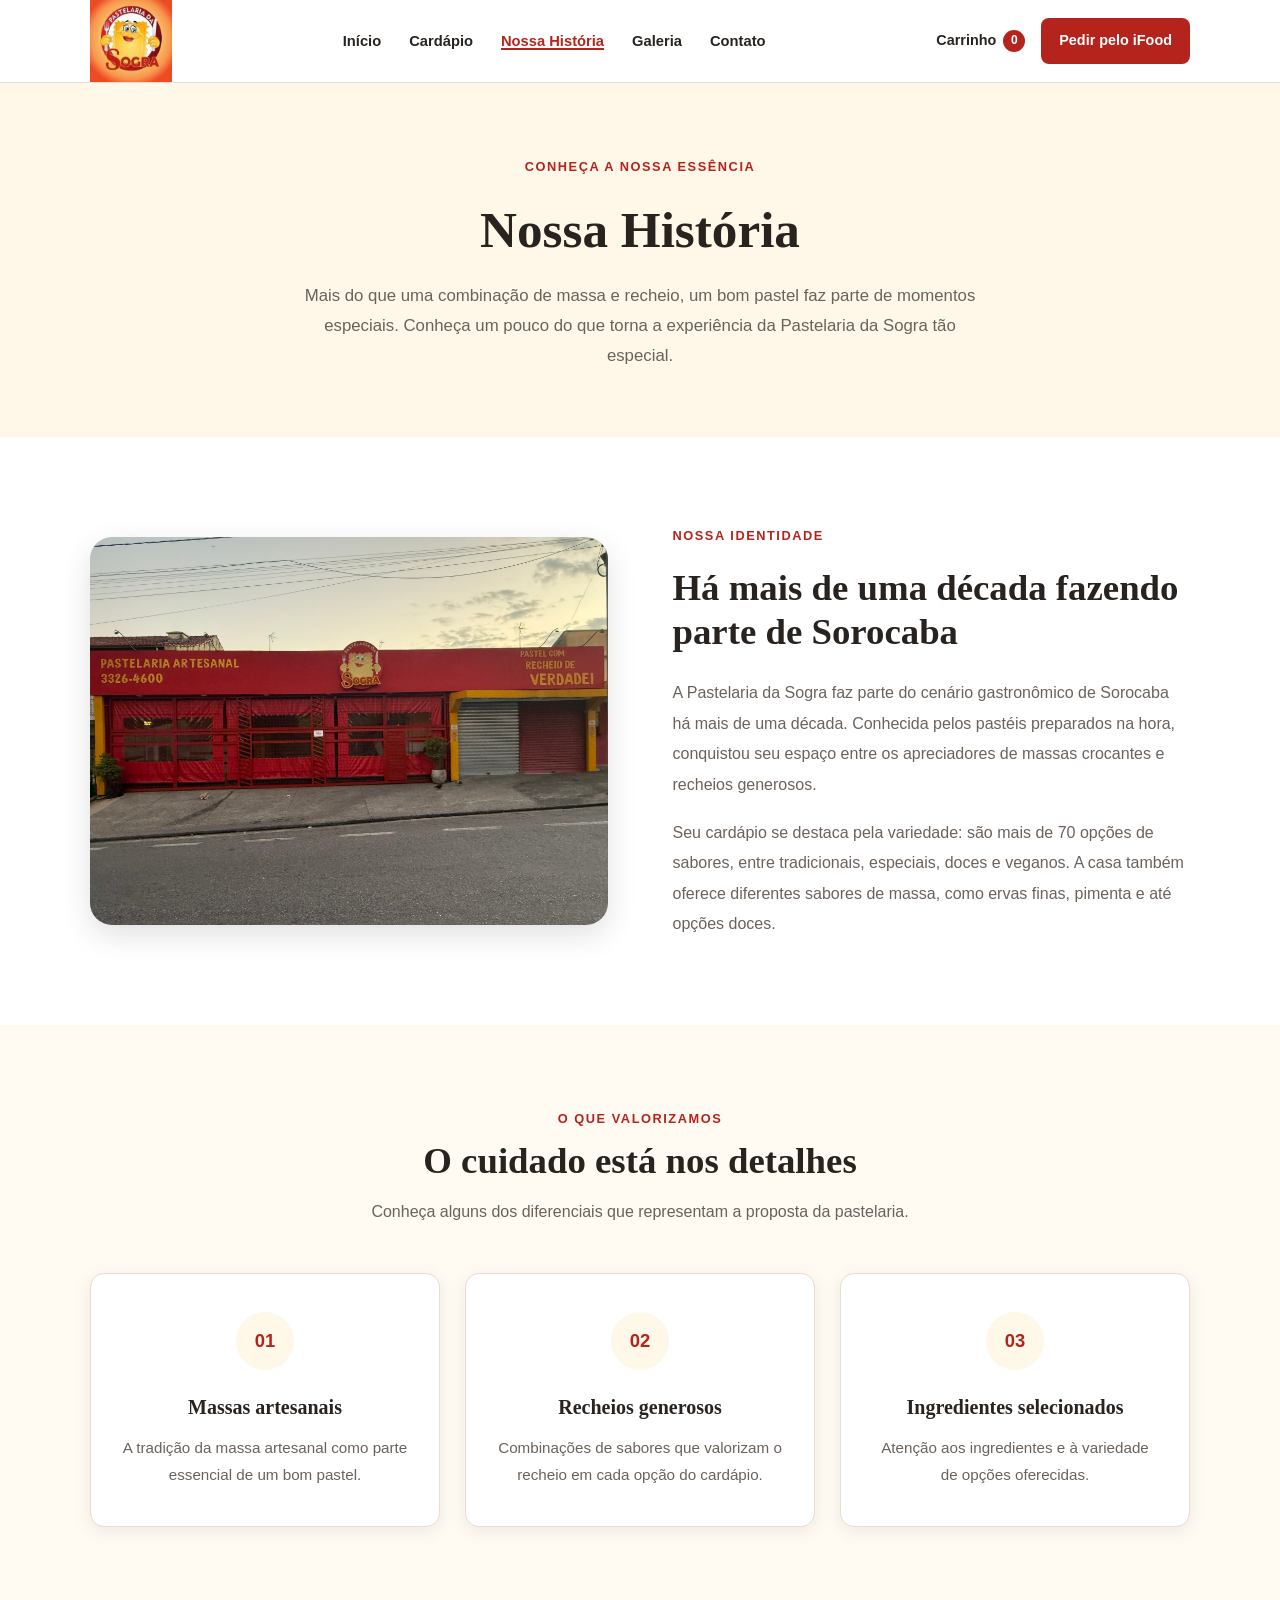
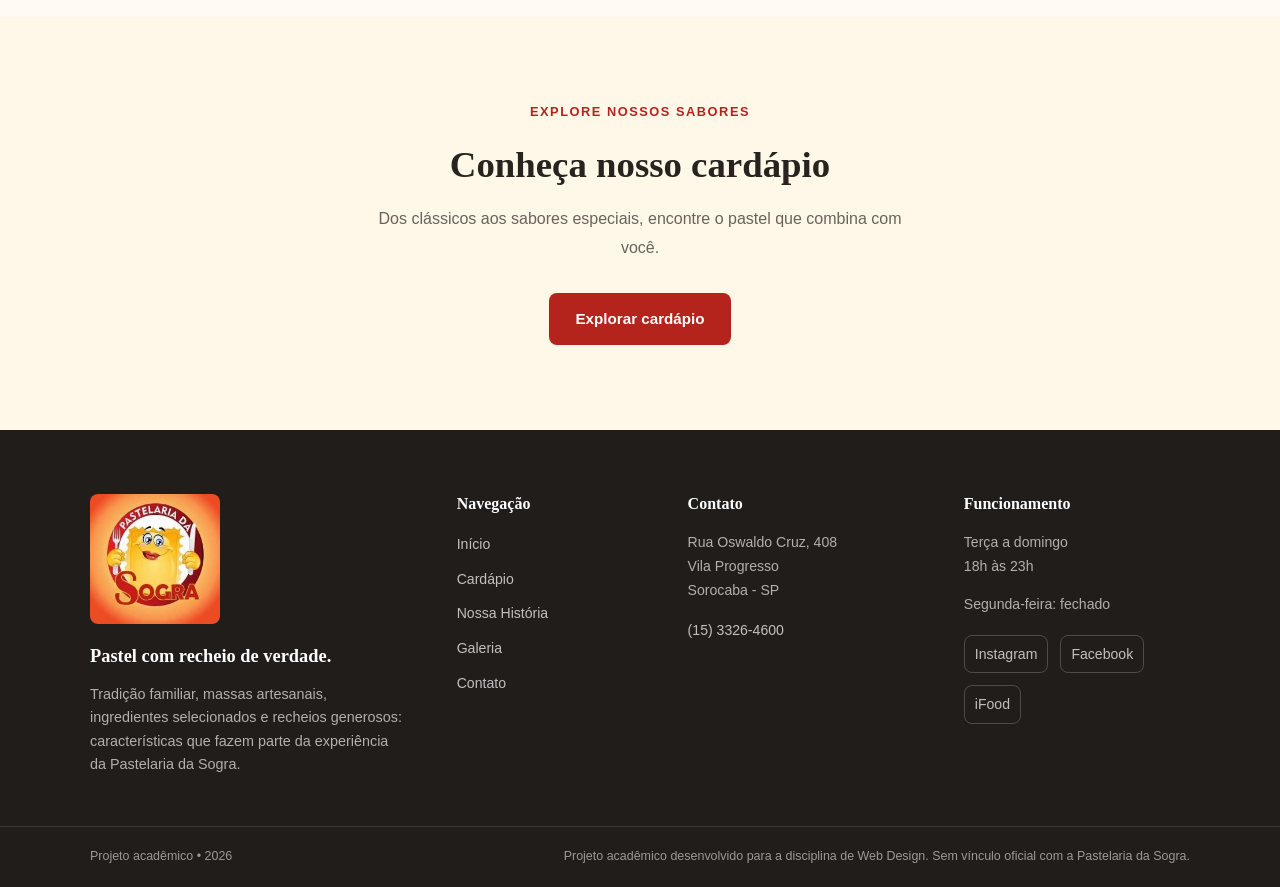
<file: historia.html>
<!DOCTYPE html>
<html lang="pt-BR">

<head>
    <meta charset="UTF-8">

    <meta name="viewport" content="width=device-width, initial-scale=1.0">

    <meta name="description"
        content="Conheça a trajetória da Pastelaria da Sogra em Sorocaba, sua tradição, seus diferenciais e a variedade de sabores que fazem parte da casa.">
    <title>Nossa História | Pastelaria da Sogra</title>

            <!-- Ícone exibido na aba do navegador -->
            <link rel="icon" href="assets/img/logo/logo-pastelaria-da-sogra.jpg" type="image/jpeg">

            <!-- Endereço oficial desta página (evita conteúdo duplicado no Google) -->
            <link rel="canonical" href="https://projeto-web-pastelaria-da-sogra.vercel.app/historia.html">

            <!-- Open Graph: prévia do link ao compartilhar no WhatsApp, Instagram etc. -->
            <meta property="og:type" content="website">
            <meta property="og:locale" content="pt_BR">
            <meta property="og:title" content="Nossa História | Pastelaria da Sogra">
            <meta property="og:description" content="Conheça a trajetória da Pastelaria da Sogra em Sorocaba, sua tradição, seus diferenciais e a variedade de sabores que fazem parte da casa.">
            <meta property="og:url" content="https://projeto-web-pastelaria-da-sogra.vercel.app/historia.html">
            <meta property="og:image" content="https://projeto-web-pastelaria-da-sogra.vercel.app/assets/img/home/hero-carne-seca-catupiry.jpg">

    <!-- Arquivo principal de estilos -->
    <link rel="stylesheet" href="css/style.css">
</head>

<body>

    <!-- ==================================================
         CABEÇALHO
    =================================================== -->
    <header class="cabecalho">
        <div class="container cabecalho-container">

            <!-- Logo -->
            <a href="index.html" class="logo" aria-label="Ir para a página inicial">
                <img src="assets/img/logo/logo-pastelaria-da-sogra.jpg" alt="Logo da Pastelaria da Sogra">
            </a>


            <!-- Botão do menu mobile -->
            <button class="botao-menu" id="botao-menu" type="button" aria-label="Abrir menu de navegação"
                aria-expanded="false" aria-controls="menu-principal">

                <span></span>
                <span></span>
                <span></span>

            </button>


            <!-- Navegação principal -->
            <nav class="menu-principal" id="menu-principal" aria-label="Navegação principal">

                <ul>
                    <li>
                        <a href="index.html">Início</a>
                    </li>

                    <li>
                        <a href="cardapio.html">Cardápio</a>
                    </li>

                    <li>
                        <a href="historia.html" class="ativo" aria-current="page">Nossa História</a>
                    </li>

                    <li>
                        <a href="galeria.html">Galeria</a>
                    </li>

                    <li>
                        <a href="contato.html">Contato</a>
                    </li>
                </ul>

            </nav>


            <!-- Ações do cabeçalho -->
            <div class="cabecalho-acoes">

                <a href="carrinho.html" class="link-carrinho" aria-label="Abrir carrinho">
                    Carrinho

                    <span class="contador-carrinho" id="contador-carrinho">
                        0
                    </span>
                </a>


                <a href="https://www.ifood.com.br/delivery/sorocaba-sp/pastelaria-da-sogra-vila-progresso/46e19840-b53e-4f28-bc24-64780df1d78f"
                    class="botao-ifood" target="_blank" rel="noopener noreferrer">

                    Pedir pelo iFood

                </a>

            </div>

        </div>
    </header>



    <!-- ==================================================
         CONTEÚDO PRINCIPAL
    =================================================== -->
    <!-- ==================================================
     CONTEÚDO PRINCIPAL - NOSSA HISTÓRIA
================================================== -->
    <main class="pagina-historia">

        <!-- Apresentação -->
        <section class="historia-abertura">
            <div class="container">

                <span class="secao-destaque">
                    CONHEÇA A NOSSA ESSÊNCIA
                </span>

                <h1>Nossa História</h1>

                <p>
                    Mais do que uma combinação de massa e recheio,
                    um bom pastel faz parte de momentos especiais.
                    Conheça um pouco do que torna a experiência
                    da Pastelaria da Sogra tão especial.
                </p>

            </div>
        </section>


        <!-- Apresentação institucional -->
        <section class="historia-apresentacao">

            <div class="container historia-apresentacao-grid">

                <div class="historia-foto">
                    <img src="assets/img/fachada/fachada-dia.jpg" alt="Fachada da Pastelaria da Sogra em Sorocaba"
                        loading="lazy">
                </div>

                <div class="historia-conteudo">

                    <span class="secao-destaque">
                        NOSSA IDENTIDADE
                    </span>

                    <h2>Há mais de uma década fazendo parte de Sorocaba</h2>

                    <p>
                        A Pastelaria da Sogra faz parte do cenário gastronômico
                        de Sorocaba há mais de uma década. Conhecida pelos pastéis
                        preparados na hora, conquistou seu espaço entre os
                        apreciadores de massas crocantes e recheios generosos.
                    </p>

                    <p>
                        Seu cardápio se destaca pela variedade: são mais de
                        70 opções de sabores, entre tradicionais, especiais,
                        doces e veganos. A casa também oferece diferentes
                        sabores de massa, como ervas finas, pimenta e até
                        opções doces.
                    </p>

                </div>

            </div>

        </section>


        <!-- Diferenciais -->
        <section class="historia-diferenciais">

            <div class="container">

                <div class="secao-cabecalho">

                    <span class="secao-destaque">
                        O QUE VALORIZAMOS
                    </span>

                    <h2>O cuidado está nos detalhes</h2>

                    <p>
                        Conheça alguns dos diferenciais que
                        representam a proposta da pastelaria.
                    </p>

                </div>

                <div class="historia-diferenciais-grid">

                    <article class="historia-diferencial">
                        <span class="historia-diferencial-icone" aria-hidden="true">
                            01
                        </span>

                        <h3>Massas artesanais</h3>

                        <p>
                            A tradição da massa artesanal
                            como parte essencial de um bom pastel.
                        </p>
                    </article>

                    <article class="historia-diferencial">
                        <span class="historia-diferencial-icone" aria-hidden="true">
                            02
                        </span>

                        <h3>Recheios generosos</h3>

                        <p>
                            Combinações de sabores que valorizam
                            o recheio em cada opção do cardápio.
                        </p>
                    </article>

                    <article class="historia-diferencial">
                        <span class="historia-diferencial-icone" aria-hidden="true">
                            03
                        </span>

                        <h3>Ingredientes selecionados</h3>

                        <p>
                            Atenção aos ingredientes e à
                            variedade de opções oferecidas.
                        </p>
                    </article>

                </div>

            </div>

        </section>


        <!-- Chamada para o cardápio -->
        <section class="historia-chamada">

            <div class="container historia-chamada-conteudo">

                <span class="secao-destaque">
                    EXPLORE NOSSOS SABORES
                </span>

                <h2>Conheça nosso cardápio</h2>

                <p>
                    Dos clássicos aos sabores especiais,
                    encontre o pastel que combina com você.
                </p>

                <a href="cardapio.html" class="botao botao-primario">
                    Explorar cardápio
                </a>

            </div>

        </section>

    </main>


    <!-- ==================================================
     RODAPÉ
=================================================== -->
    <footer class="rodape">

        <div class="container rodape-container">

            <!-- Marca -->
            <div class="rodape-marca">

                <img src="assets/img/logo/logo-pastelaria-da-sogra.jpg" alt="Logo da Pastelaria da Sogra">

                <p class="rodape-slogan">
                    Pastel com recheio de verdade.
                </p>

                <p>
                    Tradição familiar, massas artesanais,
                    ingredientes selecionados e recheios generosos:
                    características que fazem parte da experiência
                    da Pastelaria da Sogra.
                </p>

            </div>


            <!-- Navegação -->
            <div class="rodape-coluna">

                <h3>Navegação</h3>

                <ul>
                    <li><a href="index.html">Início</a></li>

                    <li><a href="cardapio.html">Cardápio</a></li>

                    <li><a href="historia.html" class="ativo" aria-current="page">
                            Nossa História
                        </a></li>

                    <li><a href="galeria.html">Galeria</a></li>

                    <li><a href="contato.html">Contato</a></li>
                </ul>

            </div>


            <!-- Contato -->
            <div class="rodape-coluna">

                <h3>Contato</h3>

                <address>
                    Rua Oswaldo Cruz, 408<br>
                    Vila Progresso<br>
                    Sorocaba - SP
                </address>

                <a href="tel:+551533264600">
                    (15) 3326-4600
                </a>

            </div>


            <!-- Horários e redes -->
            <div class="rodape-coluna">

                <h3>Funcionamento</h3>

                <p>
                    Terça a domingo<br>
                    18h às 23h
                </p>

                <p>
                    Segunda-feira: fechado
                </p>


                <div class="rodape-redes">

                    <a href="https://www.instagram.com/pastelariadasogra/" target="_blank" rel="noopener noreferrer">
                        Instagram
                    </a>

                    <a href="https://www.facebook.com/PastelariaDaSogra" target="_blank" rel="noopener noreferrer">
                        Facebook
                    </a>

                    <a href="https://www.ifood.com.br/delivery/sorocaba-sp/pastelaria-da-sogra-vila-progresso/46e19840-b53e-4f28-bc24-64780df1d78f"
                        target="_blank" rel="noopener noreferrer">
                        iFood
                    </a>

                </div>

            </div>

        </div>


        <!-- Rodapé inferior -->
        <div class="rodape-inferior">

            <div class="container">

                <p>
                    Projeto acadêmico • 2026
                </p>

                <p>
                    Projeto acadêmico desenvolvido para a disciplina
                    de Web Design. Sem vínculo oficial com a
                    Pastelaria da Sogra.
                </p>

            </div>

        </div>

    </footer>


    <!-- Arquivo principal de JavaScript -->
    <!-- Dados dos produtos -->
    <a href="carrinho.html" class="atalho-carrinho" id="atalho-carrinho" aria-label="Ver carrinho de compras" hidden>

        <span class="atalho-carrinho-titulo">
            Ver meu carrinho →
        </span>

        <span class="atalho-carrinho-dados">
            <span id="atalho-carrinho-itens">0 itens</span>
            <span aria-hidden="true">•</span>
            <span id="atalho-carrinho-total">R$ 0,00</span>
        </span>

    </a>
    <script src="js/produtos.js"></script>

    <!-- Funcionalidades do site -->
    <script src="js/script.js"></script>

</body>

</html>
</file>
<file: css/style.css>
/* ==================================================
   PASTELARIA DA SOGRA
   Arquivo principal de estilos
================================================== */


/* ==================================================
   VARIÁVEIS GLOBAIS
================================================== */

:root {
    /* Cores principais */
    --cor-vermelho: #b5241c;
    --cor-vermelho-escuro: #8f1b16;
    --cor-amarelo: #f4b41a;
    --cor-creme: #fff7e8;
    --cor-branco: #ffffff;

    /* Textos */
    --cor-texto: #28231f;
    --cor-texto-secundario: #6b625c;
    --cor-borda: #e8ddd0;

    /* Fundos */
    --cor-fundo-claro: #fffaf2;
    --cor-fundo-cinza: #f7f4ef;

    /* Tipografia */
    --fonte-titulo: "Georgia", "Times New Roman", serif;
    --fonte-texto: Arial, Helvetica, sans-serif;

    /* Estrutura */
    --largura-container: 1100px;

    /* Bordas */
    --raio-pequeno: 8px;
    --raio-medio: 14px;
    --raio-grande: 22px;

    /* Sombras */
    --sombra-leve: 0 4px 18px rgba(0, 0, 0, 0.08);
    --sombra-media: 0 10px 30px rgba(0, 0, 0, 0.12);

    /* Transições */
    --transicao: 0.3s ease;
}


/* ==================================================
   RESET
================================================== */

* {
    margin: 0;
    padding: 0;
    box-sizing: border-box;
}

html {
    scroll-behavior: smooth;
}

body {
    font-family: var(--fonte-texto);
    color: var(--cor-texto);
    background-color: var(--cor-branco);
    line-height: 1.6;
}

img {
    display: block;
    max-width: 100%;
}

a {
    color: inherit;
    text-decoration: none;
}

ul {
    list-style: none;
}

button,
input,
textarea,
select {
    font: inherit;
}

button {
    cursor: pointer;
}


/* ==================================================
   ESTRUTURA GERAL
================================================== */

.container {
    width: min(90%, var(--largura-container));
    margin: 0 auto;
}

section {
    padding: 52px 0;
}


/* ==================================================
   TIPOGRAFIA
================================================== */

h1,
h2,
h3 {
    font-family: var(--fonte-titulo);
    line-height: 1.2;
}

h1 {
    font-size: clamp(2.4rem, 4vw, 3.5rem);
}

h2 {
    font-size: clamp(1.8rem, 3vw, 2.3rem);
}

h3 {
    font-size: 1.25rem;
}

p {
    color: var(--cor-texto-secundario);
}


/* ==================================================
   CABEÇALHO DAS SEÇÕES
================================================== */

.secao-cabecalho {
    max-width: 700px;
    margin: 0 auto 48px;
    text-align: center;
}

.secao-destaque {
    display: inline-block;
    margin-bottom: 10px;

    color: var(--cor-vermelho);

    font-size: 0.8rem;
    font-weight: 700;
    letter-spacing: 0.12em;
}

.secao-cabecalho h2 {
    margin-bottom: 16px;
}

.secao-cabecalho p {
    font-size: 1rem;
}


/* ==================================================
   BOTÕES
================================================== */

.botao {
    display: inline-flex;
    align-items: center;
    justify-content: center;

    min-height: 48px;
    padding: 12px 24px;

    border: 2px solid transparent;
    border-radius: var(--raio-pequeno);

    font-size: 0.95rem;
    font-weight: 700;

    transition:
        background-color var(--transicao),
        color var(--transicao),
        border-color var(--transicao),
        transform var(--transicao);
}

.botao:hover {
    transform: translateY(-2px);
}

.botao-primario {
    color: var(--cor-branco);
    background-color: var(--cor-vermelho);
}

.botao-primario:hover {
    background-color: var(--cor-vermelho-escuro);
}

.botao-secundario {
    color: var(--cor-vermelho);
    background-color: transparent;
    border-color: var(--cor-vermelho);
}

.botao-secundario:hover {
    color: var(--cor-branco);
    background-color: var(--cor-vermelho);
}


/* ==================================================
   ACESSIBILIDADE
================================================== */

a:focus-visible,
button:focus-visible {
    outline: 3px solid var(--cor-amarelo);
    outline-offset: 3px;
}

/* ==================================================
   CABEÇALHO
================================================== */

.cabecalho {
    position: sticky;
    top: 0;
    z-index: 1000;

    background-color: var(--cor-branco);
    border-bottom: 1px solid var(--cor-borda);
}

.cabecalho-container {
    display: flex;
    align-items: center;
    justify-content: space-between;

    min-height: 68px;
    gap: 28px;
}

.logo img {
    width: 82px;
    height: auto;
}

.menu-principal ul {
    display: flex;
    align-items: center;
    gap: 28px;
}

.menu-principal a {
    position: relative;

    padding: 22px 0;

    color: var(--cor-texto);
    font-size: 0.92rem;
    font-weight: 600;

    transition: color var(--transicao);
}

.menu-principal a:hover,
.menu-principal a.ativo {
    color: var(--cor-vermelho);
}

.menu-principal a.ativo::after {
    content: "";

    position: absolute;
    left: 0;
    bottom: 21px;

    width: 100%;
    height: 2px;

    background-color: var(--cor-vermelho);
}

.cabecalho-acoes {
    display: flex;
    align-items: center;
    gap: 16px;
}

.link-carrinho {
    display: flex;
    align-items: center;
    gap: 7px;

    font-size: 0.9rem;
    font-weight: 700;
}

.contador-carrinho {
    display: flex;
    align-items: center;
    justify-content: center;

    min-width: 22px;
    height: 22px;
    padding: 0 6px;

    color: var(--cor-branco);
    background-color: var(--cor-vermelho);

    border-radius: 50px;

    font-size: 0.75rem;
}

.botao-ifood {
    padding: 11px 18px;

    color: var(--cor-branco);
    background-color: var(--cor-vermelho);

    border-radius: var(--raio-pequeno);

    font-size: 0.9rem;
    font-weight: 700;

    transition:
        background-color var(--transicao),
        transform var(--transicao);
}

.botao-ifood:hover {
    background-color: var(--cor-vermelho-escuro);
    transform: translateY(-2px);
}


/* Botão usado futuramente no menu mobile */
.botao-menu {
    display: none;

    width: 42px;
    height: 42px;

    background: transparent;
    border: 0;
}

.botao-menu span {
    display: block;

    width: 24px;
    height: 2px;
    margin: 5px auto;

    background-color: var(--cor-texto);
}


/* ==================================================
   HERO
================================================== */

.hero {
    padding: 48px 0;

    background:
        linear-gradient(90deg,
            var(--cor-creme) 0%,
            #fffaf1 60%,
            var(--cor-branco) 100%);
}

.hero-container {
    display: grid;
    grid-template-columns: 1fr 1fr;
    align-items: center;

    gap: 70px;
}

.hero-conteudo {
    max-width: 600px;
}

.hero-destaque {
    display: inline-block;

    margin-bottom: 18px;
    padding: 7px 12px;

    color: var(--cor-vermelho);
    background-color: rgba(181, 36, 28, 0.08);

    border-radius: 30px;

    font-size: 0.78rem;
    font-weight: 800;
    letter-spacing: 0.1em;
}

.hero h1 {
    max-width: 620px;
    margin-bottom: 22px;

    color: var(--cor-texto);
}

.hero-titulo-destaque {
    position: relative;
    display: inline-block;

    color: var(--cor-vermelho);
}

.hero-titulo-destaque::after {
    content: "";

    position: absolute;
    left: 0;
    bottom: -4px;

    width: 100%;
    height: 6px;

    background-color: var(--cor-amarelo);

    border-radius: 10px;

    z-index: -1;
}

.hero-descricao {
    max-width: 540px;

    margin-bottom: 30px;

    font-size: 1.08rem;
    line-height: 1.8;
}

.hero-acoes {
    display: flex;
    flex-wrap: wrap;
    gap: 14px;

    margin-bottom: 32px;
}

.hero-horario {
    display: flex;
    flex-direction: column;

    padding-left: 16px;

    border-left: 3px solid var(--cor-amarelo);
}

.hero-horario-titulo {
    font-size: 0.78rem;
    font-weight: 700;
    text-transform: uppercase;
    letter-spacing: 0.05em;
}

.hero-horario-texto {
    margin-top: 2px;

    color: var(--cor-texto-secundario);

    font-size: 0.95rem;
}

.hero-imagem {
    position: relative;

    overflow: hidden;

    min-height: 400px;

    border-radius: var(--raio-grande);

    box-shadow: var(--sombra-media);
}

.hero-imagem img {
    width: 100%;
    height: 100%;
    min-height: 400px;

    object-fit: cover;
}


/* Detalhe decorativo atrás da imagem */
.hero-imagem::before {
    content: "";

    position: absolute;
    top: -18px;
    right: -18px;

    width: 120px;
    height: 120px;

    background-color: var(--cor-amarelo);

    border-radius: 50%;

    opacity: 0.25;
}

/* ==================================================
   FAIXA DE CONFIANÇA
================================================== */

.faixa-confianca {
    padding: 0;

    background-color: #f7ece5;

    border-top: 1px solid #efe0d6;
    border-bottom: 1px solid #efe0d6;
}

.faixa-confianca-container {
    display: grid;
    grid-template-columns: repeat(4, 1fr);

    min-height: 76px;
}

.informacao-item {
    display: flex;
    align-items: center;

    gap: 12px;

    padding: 14px 12px;
}

.informacao-icone {
    display: flex;
    align-items: center;
    justify-content: center;

    flex-shrink: 0;

    width: 34px;
    height: 34px;

    color: var(--cor-vermelho);
    background-color: var(--cor-branco);

    border-radius: 50%;
}

.informacao-item:nth-child(1) .informacao-icone,
.informacao-item:nth-child(3) .informacao-icone {
    color: #d39a12;
}

.informacao-icone svg {
    width: 16px;
    height: 16px;

    fill: none;
    stroke: currentColor;
    stroke-width: 1.8;
    stroke-linecap: round;
    stroke-linejoin: round;
}

.informacao-item:first-child .informacao-icone svg {
    fill: currentColor;
    stroke: none;
}

.informacao-conteudo {
    display: flex;
    flex-direction: column;

    gap: 2px;

    min-width: 0;
}

.informacao-rotulo {
    color: #7c6b62;

    font-size: 0.58rem;
    font-weight: 800;
    letter-spacing: 0.08em;
}

.informacao-valor {
    color: var(--cor-texto);

    font-size: 0.74rem;
    font-weight: 700;
    line-height: 1.3;
}

/* ==================================================
   CATEGORIAS
================================================== */

.categorias {
    background-color: var(--cor-branco);
}

.categorias-grid {
    display: grid;
    grid-template-columns: repeat(4, 1fr);

    gap: 22px;
}

.categoria-card {
    position: relative;

    display: flex;
    flex-direction: column;

    min-height: 210px;
    padding: 22px;

    background-color: var(--cor-branco);

    border: 1px solid var(--cor-borda);
    border-radius: var(--raio-medio);

    transition:
        transform var(--transicao),
        box-shadow var(--transicao),
        border-color var(--transicao);
}

.categoria-card:hover {
    transform: translateY(-6px);

    border-color: rgba(181, 36, 28, 0.35);

    box-shadow: var(--sombra-leve);
}

.categoria-icone {
    display: flex;
    align-items: center;
    justify-content: center;

    width: 42px;
    height: 42px;

    margin-bottom: 18px;

    border-radius: 12px;
}

.categoria-icone svg {
    width: 21px;
    height: 21px;

    fill: none;
    stroke: currentColor;
    stroke-width: 1.8;
    stroke-linecap: round;
    stroke-linejoin: round;
}

.categoria-icone-salgados {
    color: var(--cor-vermelho);
    background-color: #f9e3e1;
}

.categoria-icone-doces {
    color: #b77b00;
    background-color: #fff0c8;
}

.categoria-icone-veganos {
    color: #66784d;
    background-color: #edf1e4;
}

.categoria-icone-bebidas {
    color: var(--cor-vermelho);
    background-color: #f9e3e1;
}

.categorias {
    background-color: #fff9f5;
}

.categoria-card {
    box-shadow: 0 4px 14px rgba(70, 45, 30, 0.04);
}

.categoria-card h3 {
    margin-bottom: 8px;
}

.categoria-card p {
    flex-grow: 1;

    margin-bottom: 16px;

    font-size: 0.86rem;
    line-height: 1.6;
}

.categoria-link {
    color: var(--cor-vermelho);

    font-size: 0.82rem;
    font-weight: 700;
}

.categoria-tag {
    position: absolute;
    top: 18px;
    right: 18px;

    padding: 4px 7px;

    color: #7c685d;
    background-color: #f5e9e2;

    border-radius: 20px;

    font-size: 0.52rem;
    font-weight: 800;
    letter-spacing: 0.04em;
    line-height: 1;
}

.categorias .secao-cabecalho {
    margin-bottom: 36px;
}


/* ==================================================
   DESTAQUES DO CARDÁPIO
================================================== */

.destaques {
    background-color: var(--cor-fundo-claro);
}

.destaques-topo {
    display: flex;
    align-items: flex-end;
    justify-content: space-between;

    gap: 30px;

    margin-bottom: 34px;
}

.destaques-titulo {
    max-width: 620px;
}

.destaques-titulo .secao-destaque {
    margin-bottom: 8px;
}

.destaques-titulo h2 {
    margin-bottom: 8px;
}

.destaques-titulo p {
    font-size: 0.9rem;
}

.destaques-topo .link-cardapio-completo {
    flex-shrink: 0;

    margin-bottom: 4px;

    font-size: 0.82rem;
}



.produtos-grid {
    display: grid;
    grid-template-columns: repeat(4, 1fr);

    gap: 24px;
}

.produto-card {
    overflow: hidden;

    background-color: var(--cor-branco);

    border: 1px solid var(--cor-borda);
    border-radius: var(--raio-medio);

    box-shadow: var(--sombra-leve);

    transition:
        transform var(--transicao),
        box-shadow var(--transicao);
}

.produto-card:hover {
    transform: translateY(-6px);

    box-shadow: var(--sombra-media);
}

.produto-imagem {
    overflow: hidden;

    height: 175px;
}

.produto-imagem img {
    width: 100%;
    height: 100%;

    object-fit: cover;

    transition: transform 0.4s ease;
}

.produto-card:hover .produto-imagem img {
    transform: scale(1.04);
}

.produto-conteudo {
    display: flex;
    flex-direction: column;

    min-height: 170px;
    padding: 18px;
}

.produto-conteudo h3 {
    margin-bottom: 9px;
}

.produto-conteudo p {
    flex-grow: 1;

    margin-bottom: 18px;

    font-size: 0.9rem;
}

.produto-rodape {
    display: flex;
    align-items: center;
    justify-content: space-between;

    gap: 12px;
}

.produto-preco {
    color: var(--cor-vermelho);

    font-size: 1.08rem;
    font-weight: 800;
}

.botao-adicionar {
    padding: 9px 14px;

    color: var(--cor-branco);
    background-color: var(--cor-vermelho);

    border: 0;
    border-radius: var(--raio-pequeno);

    font-size: 0.84rem;
    font-weight: 700;

    transition:
        background-color var(--transicao),
        transform var(--transicao);
}

.botao-adicionar:hover {
    background-color: var(--cor-vermelho-escuro);

    transform: translateY(-2px);
}

.destaques-acao {
    margin-top: 38px;

    text-align: center;
}

.link-cardapio-completo {
    display: inline-flex;
    align-items: center;
    gap: 8px;

    color: var(--cor-vermelho);

    font-weight: 700;
}

.link-cardapio-completo span {
    transition: transform var(--transicao);
}

.link-cardapio-completo:hover span {
    transform: translateX(5px);
}

/* ==================================================
   SEÇÃO INSTITUCIONAL
================================================== */

.institucional {
    background-color: var(--cor-branco);
}

.institucional-container {
    display: grid;
    grid-template-columns: 1fr 1fr;
    align-items: center;

    gap: 42px;
}

.institucional-imagem {
    overflow: hidden;

    border-radius: var(--raio-grande);

    box-shadow: var(--sombra-media);
}

.institucional-imagem img {
    width: 100%;
    height: 340px;

    object-fit: cover;
}

.institucional-conteudo {
    max-width: 480px;
}

.institucional-conteudo h2 {
    margin-bottom: 20px;
}

.institucional-conteudo p {
    margin-bottom: 18px;

    line-height: 1.8;
}

.institucional-conteudo .botao {
    margin-top: 12px;
}

.institucional-imagem {
    position: relative;
    overflow: hidden;

    border-radius: var(--raio-grande);
    box-shadow: var(--sombra-media);
}

.institucional-local {
    position: absolute;
    left: 18px;
    bottom: 18px;

    display: flex;
    flex-direction: column;

    padding: 9px 12px;

    background-color: rgba(255, 255, 255, 0.92);
    border-radius: 8px;

    backdrop-filter: blur(4px);
}

.institucional-local span {
    color: var(--cor-vermelho);

    font-size: 0.55rem;
    font-weight: 800;
    letter-spacing: 0.08em;
}

.institucional-local strong {
    margin-top: 2px;

    color: var(--cor-texto);

    font-size: 0.72rem;
}

.botao-historia {
    gap: 8px;

    color: var(--cor-branco);
    background-color: var(--cor-vermelho);

    border: 0;
}

.botao-historia:hover {
    color: var(--cor-branco);
    background-color: var(--cor-vermelho-escuro);
}


/* ==================================================
   AVALIAÇÕES
================================================== */

.avaliacoes {
    background-color: var(--cor-fundo-claro);
}

.avaliacoes-resumo {
    display: flex;
    align-items: center;
    justify-content: center;

    gap: 8px;

    margin-top: 18px;

    color: var(--cor-texto);
}

.avaliacoes-resumo strong {
    color: var(--cor-vermelho);
}

.avaliacoes-grid {
    display: grid;
    grid-template-columns: repeat(3, 1fr);

    gap: 24px;
}

.avaliacao-card {
    display: flex;
    flex-direction: column;

    min-height: 250px;
    padding: 24px;

    background-color: var(--cor-branco);

    border: 1px solid var(--cor-borda);
    border-top: 3px solid var(--cor-amarelo);
    border-radius: var(--raio-medio);

    box-shadow: 0 4px 16px rgba(70, 45, 30, 0.06);

    transition:
        transform var(--transicao),
        box-shadow var(--transicao);
}

.avaliacao-card:hover {
    transform: translateY(-5px);

    box-shadow: var(--sombra-media);
}

.avaliacao-estrelas {
    margin-bottom: 18px;

    color: var(--cor-amarelo);

    font-size: 1.15rem;
    letter-spacing: 0.08em;
}

.avaliacao-card p {
    flex-grow: 1;

    margin-bottom: 24px;

    color: var(--cor-texto);

    font-size: 0.95rem;
    line-height: 1.8;
}


.avaliacao-cliente {
    display: flex;
    align-items: center;

    gap: 10px;

    padding-top: 16px;

    border-top: 1px solid var(--cor-borda);
}

.avaliacao-cliente strong {
    color: var(--cor-texto);

    font-size: 0.95rem;
}

.avaliacao-cliente span {
    margin-top: 2px;

    color: var(--cor-texto-secundario);

    font-size: 0.82rem;
}

.avaliacoes-acoes {
    display: flex;
    align-items: center;
    justify-content: center;
    flex-wrap: wrap;

    gap: 14px;

    margin-top: 40px;
}

.avaliacao-avatar {
    display: flex;
    align-items: center;
    justify-content: center;

    flex-shrink: 0;

    width: 34px;
    height: 34px;

    color: #8a6400;
    background-color: #fff0c8;

    border-radius: 50%;

    font-size: 0.75rem;
    font-weight: 800;
}

.avaliacao-cliente div {
    display: flex;
    flex-direction: column;
}

.avaliacao-cliente strong {
    color: var(--cor-texto);

    font-size: 0.88rem;
}

.avaliacao-cliente span:not(.avaliacao-avatar) {
    margin-top: 1px;

    color: var(--cor-texto-secundario);

    font-size: 0.72rem;
}

/* ==================================================
   GALERIA DA HOME
================================================== */

.galeria-home {
    background-color: var(--cor-branco);
}

.galeria-grid {
    display: grid;
    grid-template-columns: repeat(4, 1fr);

    gap: 18px;
}

.galeria-item {
    position: relative;

    overflow: hidden;

    min-height: 320px;

    border-radius: var(--raio-medio);

    box-shadow: var(--sombra-leve);
}

.galeria-item img {
    width: 100%;
    height: 320px;

    object-fit: cover;

    transition: transform 0.4s ease;
}

.galeria-item:hover img {
    transform: scale(1.05);
}

.galeria-item figcaption {
    position: absolute;
    left: 0;
    right: 0;
    bottom: 0;

    padding: 24px 18px 18px;

    color: var(--cor-branco);

    background:
        linear-gradient(transparent,
            rgba(0, 0, 0, 0.78));

    font-size: 0.88rem;
    font-weight: 600;
}

.galeria-acao {
    margin-top: 38px;

    text-align: center;
}


/* ==================================================
   LOCALIZAÇÃO
================================================== */

.localizacao {
    background-color: var(--cor-fundo-claro);
}

.localizacao-container {
    display: grid;
    grid-template-columns: 0.85fr 1.15fr;

    gap: 40px;
}

.localizacao-informacoes {
    display: grid;

    gap: 18px;
}

.localizacao-item {
    padding: 24px;

    background-color: var(--cor-branco);

    border: 1px solid var(--cor-borda);
    border-radius: var(--raio-medio);

    box-shadow: var(--sombra-leve);
}

.localizacao-item h3 {
    margin-bottom: 10px;

    color: var(--cor-vermelho);
}

.localizacao-item p,
.localizacao-item address {
    color: var(--cor-texto-secundario);

    font-style: normal;
    line-height: 1.7;
}

.localizacao-item a {
    color: var(--cor-texto);

    font-weight: 700;
}

.localizacao-item a:hover {
    color: var(--cor-vermelho);
}

.status-funcionamento {
    display: inline-flex;

    margin-top: 14px;
    padding: 6px 10px;

    color: var(--cor-texto);
    background-color: rgba(244, 180, 26, 0.18);

    border-radius: 30px;

    font-size: 0.82rem;
    font-weight: 700;
}

.localizacao-acoes {
    display: flex;
    flex-wrap: wrap;

    gap: 12px;

    margin-top: 8px;
}

.localizacao-mapa {
    overflow: hidden;

    min-height: 100%;

    border-radius: var(--raio-grande);

    box-shadow: var(--sombra-media);
}

.localizacao-mapa iframe {
    display: block;

    width: 100%;
    height: 100%;
    min-height: 560px;

    border: 0;
}

/* ==================================================
   CTA FINAL
================================================== */

.cta-final {
    padding: 64px 0;

    color: var(--cor-branco);
    background-color: var(--cor-vermelho);
}

.cta-final-container {
    display: flex;
    align-items: center;
    justify-content: space-between;

    gap: 40px;
}

.cta-final-conteudo {
    max-width: 650px;
}

.cta-destaque {
    display: inline-block;

    margin-bottom: 10px;

    color: var(--cor-amarelo);

    font-size: 0.8rem;
    font-weight: 800;
    letter-spacing: 0.12em;
}

.cta-final h2 {
    margin-bottom: 12px;

    color: var(--cor-branco);
}

.cta-final p {
    color: rgba(255, 255, 255, 0.82);

    font-size: 1rem;
}

.cta-final-acoes {
    display: flex;
    flex-wrap: wrap;

    gap: 12px;
}

.botao-claro {
    color: var(--cor-vermelho);
    background-color: var(--cor-branco);
}

.botao-claro:hover {
    color: var(--cor-vermelho);
    background-color: var(--cor-creme);
}

.botao-ifood-cta {
    color: var(--cor-branco);

    border-color: rgba(255, 255, 255, 0.6);
}

.botao-ifood-cta:hover {
    color: var(--cor-vermelho);
    background-color: var(--cor-branco);
}


/* ==================================================
   RODAPÉ
================================================== */

.rodape {
    background-color: #211d1a;
}

.rodape-container {
    display: grid;
    grid-template-columns: 1.4fr 0.8fr 1fr 1fr;

    gap: 50px;

    padding-top: 64px;
    padding-bottom: 50px;
}

.rodape-marca img {
    width: 130px;

    margin-bottom: 18px;

    border-radius: var(--raio-pequeno);
}

.rodape-marca p {
    max-width: 360px;

    color: rgba(255, 255, 255, 0.65);

    font-size: 0.9rem;
}

.rodape-marca .rodape-slogan {
    margin-bottom: 12px;

    color: var(--cor-branco);

    font-family: var(--fonte-titulo);
    font-size: 1.15rem;
    font-weight: 700;
}

.rodape-coluna h3 {
    margin-bottom: 18px;

    color: var(--cor-branco);

    font-size: 1rem;
}

.rodape-coluna ul {
    display: grid;

    gap: 9px;
}

.rodape-coluna p,
.rodape-coluna address {
    margin-bottom: 14px;

    color: rgba(255, 255, 255, 0.65);

    font-size: 0.88rem;
    font-style: normal;
    line-height: 1.7;
}

.rodape-coluna a {
    color: rgba(255, 255, 255, 0.72);

    font-size: 0.88rem;

    transition: color var(--transicao);
}

.rodape-coluna a:hover {
    color: var(--cor-amarelo);
}

.rodape-redes {
    display: flex;
    flex-wrap: wrap;

    gap: 12px;

    margin-top: 18px;
}

.rodape-redes a {
    padding: 7px 10px;

    border: 1px solid rgba(255, 255, 255, 0.2);
    border-radius: var(--raio-pequeno);
}

.rodape-redes a:hover {
    border-color: var(--cor-amarelo);
}

.rodape-inferior {
    padding: 20px 0;

    border-top: 1px solid rgba(255, 255, 255, 0.12);
}

.rodape-inferior .container {
    display: flex;
    align-items: center;
    justify-content: space-between;

    gap: 30px;
}

.rodape-inferior p {
    color: rgba(255, 255, 255, 0.55);

    font-size: 0.78rem;
}

/* ==================================================
   PÁGINA DO CARRINHO
================================================== */

.pagina-carrinho {
    background-color: var(--cor-fundo-claro);
    min-height: 65vh;
}

.carrinho-secao {
    padding-top: 65px;
    padding-bottom: 90px;
}

.carrinho-secao>h1 {
    margin-bottom: 12px;
    color: var(--cor-texto);
}

.carrinho-secao>p {
    margin-bottom: 38px;
    font-size: 1.05rem;
}

.carrinho-layout {
    display: grid;
    grid-template-columns: minmax(0, 1.7fr) minmax(280px, 1fr);
    gap: 28px;
    align-items: start;
}

/* Área de produtos */
#lista-carrinho {
    padding: 28px;
    background: var(--cor-branco);
    border: 1px solid var(--cor-borda);
    border-radius: var(--raio-medio);
    box-shadow: var(--sombra-leve);
}

#lista-carrinho>p {
    text-align: center;
    padding: 35px 10px;
}

/* Resumo do pedido */
.resumo-carrinho {
    padding: 28px;
    background: var(--cor-branco);
    border: 1px solid var(--cor-borda);
    border-radius: var(--raio-medio);
    box-shadow: var(--sombra-leve);
}

.resumo-carrinho h2 {
    font-size: 1.45rem;
    margin-bottom: 25px;
    padding-bottom: 18px;
    border-bottom: 1px solid var(--cor-borda);
}

.resumo-carrinho p:not(:last-of-type) {
    display: flex;
    justify-content: space-between;
    gap: 16px;
    margin-bottom: 15px;
}

#total-carrinho {
    color: var(--cor-vermelho);
    font-size: 1.3rem;
}

.resumo-carrinho p:last-of-type {
    margin-top: 24px;
    padding-top: 18px;
    border-top: 1px solid var(--cor-borda);
    font-size: 0.82rem;
    line-height: 1.6;
}

/* Botão para continuar escolhendo */
.resumo-carrinho a {
    display: block;
    margin-top: 25px;
    padding: 13px 18px;
    text-align: center;
    font-weight: 700;
    color: var(--cor-vermelho);
    border: 1px solid var(--cor-vermelho);
    border-radius: var(--raio-pequeno);
    transition: var(--transicao);
}

.resumo-carrinho a:hover {
    background: var(--cor-vermelho);
    color: var(--cor-branco);
}

/* Adaptação para celulares */
@media (max-width: 768px) {
    .carrinho-secao {
        padding-top: 40px;
        padding-bottom: 60px;
    }

    .carrinho-layout {
        grid-template-columns: 1fr;
    }

    #lista-carrinho,
    .resumo-carrinho {
        padding: 22px;
    }
}

/* ==================================================
   ITENS E CONTROLES DO CARRINHO
================================================== */

.item-carrinho {
    display: grid;
    grid-template-columns: minmax(0, 1fr) auto;
    column-gap: 20px;
    row-gap: 7px;

    padding: 22px 0;
    border-bottom: 1px solid var(--cor-borda);
}

.item-carrinho:first-child {
    padding-top: 0;
}

.item-carrinho:last-child {
    padding-bottom: 0;
    border-bottom: none;
}

.item-carrinho h3 {
    grid-column: 1;
    font-size: 1.15rem;
    color: var(--cor-texto);
}

.item-carrinho>p {
    grid-column: 1;
    font-size: 0.9rem;
    color: var(--cor-texto-secundario);
}

/* Controles de quantidade */
.item-carrinho-acoes {
    grid-column: 2;
    grid-row: 1 / 3;

    display: flex;
    align-items: center;
    justify-content: flex-end;
    gap: 8px;
}

.quantidade-botao {
    display: flex;
    align-items: center;
    justify-content: center;

    width: 36px;
    height: 36px;

    background: var(--cor-branco);
    color: var(--cor-vermelho);

    border: 1px solid var(--cor-borda);
    border-radius: var(--raio-pequeno);

    font-size: 1.2rem;
    font-weight: 700;

    transition: var(--transicao);
}

.quantidade-botao:hover {
    background: var(--cor-creme);
    border-color: var(--cor-vermelho);
}

.item-carrinho-quantidade {
    min-width: 28px;
    text-align: center;
    font-size: 1rem;
    font-weight: 700;
}

/* Remover produto */
.botao-remover {
    margin-left: 10px;
    padding: 8px 4px;

    background: transparent;
    color: var(--cor-vermelho);

    border: none;

    font-size: 0.85rem;
    font-weight: 600;
}

.botao-remover:hover {
    text-decoration: underline;
}

.quantidade-botao:focus-visible,
.botao-remover:focus-visible {
    outline: 3px solid var(--cor-amarelo);
    outline-offset: 3px;
}

/* Responsividade dos itens */
@media (max-width: 768px) {
    .item-carrinho {
        grid-template-columns: 1fr;
        gap: 8px;
    }

    .item-carrinho-acoes {
        grid-column: 1;
        grid-row: auto;

        justify-content: flex-start;
        flex-wrap: wrap;
        margin-top: 8px;
    }
}

/* ==================================================
   ACESSO FLUTUANTE AO CARRINHO
================================================== */

.atalho-carrinho {
    position: fixed;
    right: 24px;
    bottom: 24px;
    z-index: 100;

    display: flex;
    flex-direction: column;
    gap: 3px;

    padding: 15px 24px;

    background: var(--cor-vermelho);
    color: var(--cor-branco);

    border-radius: 14px;
    box-shadow: 0 8px 28px rgba(0, 0, 0, 0.2);

    transition: background-color 0.2s ease,
        transform 0.2s ease;
}

/* Garante que fique oculto quando não houver produtos */
.atalho-carrinho[hidden] {
    display: none;
}

.atalho-carrinho:hover {
    background: var(--cor-vermelho-escuro);
    transform: translateY(-3px);
}

.atalho-carrinho-titulo {
    font-size: 0.98rem;
    font-weight: 700;
}

.atalho-carrinho-dados {
    display: flex;
    gap: 8px;
    align-items: center;

    font-size: 0.82rem;
    opacity: 0.95;
}

.atalho-carrinho:focus-visible {
    outline: 3px solid var(--cor-amarelo);
    outline-offset: 3px;
}

@media (max-width: 600px) {
    .atalho-carrinho {
        left: 16px;
        right: 16px;
        bottom: 16px;

        align-items: center;
        padding: 13px 18px;
    }
}

/* ==================================================
   PÁGINA DO CARDÁPIO
================================================== */

.pagina-cardapio {
    background-color: var(--cor-fundo-claro);
}

/* Apresentação */
.cardapio-apresentacao {
    padding: 64px 0 46px;
    text-align: center;
    background-color: var(--cor-creme);
}

.cardapio-apresentacao h1 {
    margin: 12px 0 18px;
}

.cardapio-apresentacao p {
    max-width: 650px;
    margin: 0 auto;
    font-size: 1.05rem;
    line-height: 1.8;
}

/* Área principal */
.cardapio-catalogo {
    padding: 52px 0 90px;
}

/* Pesquisa */
.cardapio-pesquisa {
    max-width: 720px;
    margin: 0 auto 30px;
}

.cardapio-pesquisa label {
    display: block;
    margin-bottom: 10px;
    font-weight: 700;
    font-size: 0.95rem;
}

.cardapio-pesquisa input {
    width: 100%;
    padding: 16px 20px;

    background-color: var(--cor-branco);
    color: var(--cor-texto);

    border: 1px solid var(--cor-borda);
    border-radius: var(--raio-medio);

    font-size: 1rem;
    box-shadow: var(--sombra-leve);

    transition: border-color var(--transicao);
}

.cardapio-pesquisa input:focus {
    border-color: var(--cor-vermelho);
    outline: 2px solid rgba(181, 36, 28, 0.12);
}

/* Filtros */
.cardapio-filtros {
    display: flex;
    justify-content: center;
    flex-wrap: wrap;
    gap: 12px;

    margin-bottom: 52px;
}

.cardapio-filtros button {
    padding: 11px 20px;

    color: var(--cor-texto);
    background-color: var(--cor-branco);

    border: 1px solid var(--cor-borda);
    border-radius: 50px;

    font-size: 0.9rem;
    font-weight: 700;

    transition:
        background-color var(--transicao),
        color var(--transicao),
        border-color var(--transicao);
}

.cardapio-filtros button:hover {
    border-color: var(--cor-vermelho);
    color: var(--cor-vermelho);
}

.cardapio-filtros button.filtro-ativo {
    background-color: var(--cor-vermelho);
    border-color: var(--cor-vermelho);
    color: var(--cor-branco);
}

.cardapio-filtros button:focus-visible {
    outline: 3px solid var(--cor-amarelo);
    outline-offset: 3px;
}

/* Cabeçalho da listagem */
.cardapio-listagem-topo {
    display: flex;
    align-items: center;
    justify-content: space-between;
    gap: 20px;

    margin-bottom: 28px;
}

.cardapio-listagem-topo h2 {
    font-size: 1.65rem;
}

#contagem-produtos {
    font-size: 0.9rem;
    color: var(--cor-texto-secundario);
}

/* Grade: reutiliza os cards da Home */
.cardapio-grade {
    grid-template-columns: repeat(4, minmax(0, 1fr));
}

.cardapio-sem-resultados {
    padding: 45px 20px;
    text-align: center;
    font-size: 1rem;
}

/* Aviso acadêmico */
.cardapio-observacao {
    margin-top: 45px;
    padding-top: 22px;

    border-top: 1px solid var(--cor-borda);

    text-align: center;
    font-size: 0.82rem;
    line-height: 1.7;
}

/* Responsividade específica do cardápio */
@media (max-width: 1050px) {
    .cardapio-grade {
        grid-template-columns: repeat(3, minmax(0, 1fr));
    }
}

@media (max-width: 768px) {
    .cardapio-apresentacao {
        padding: 45px 0;
    }

    .cardapio-grade {
        grid-template-columns: repeat(2, minmax(0, 1fr));
    }

    .cardapio-listagem-topo {
        flex-direction: column;
        align-items: flex-start;
    }

    .cardapio-filtros {
        gap: 9px;
        margin-bottom: 35px;
    }

    .cardapio-filtros button {
        padding: 10px 15px;
        font-size: 0.85rem;
    }
}

@media (max-width: 520px) {
    .cardapio-grade {
        grid-template-columns: 1fr;
    }

    .cardapio-apresentacao p {
        font-size: 0.95rem;
    }
}

/* Produtos sem fotografia */

.produto-sem-foto {
    display: flex;
    align-items: center;
    justify-content: center;

    padding: 25px;

    background: linear-gradient(135deg, #fff0d8, #f6dfbd);
    color: var(--cor-texto-secundario);

    text-align: center;
}

.produto-sem-foto span {
    font-size: 0.88rem;
    font-weight: 600;
}

/* ==================================================
   PÁGINA NOSSA HISTÓRIA
================================================== */

/* Apresentação da página */
.pagina-historia {
    background-color: var(--cor-branco);
}

.historia-abertura {
    padding: 70px 0 65px;
    text-align: center;
    background-color: var(--cor-creme);
}

.historia-abertura h1 {
    margin: 12px 0 20px;
    color: var(--cor-texto);
}

.historia-abertura p {
    max-width: 680px;
    margin: 0 auto;
    font-size: 1.05rem;
    line-height: 1.8;
}


/* Seção institucional */
.historia-apresentacao {
    padding: 85px 0;
}

.historia-apresentacao-grid {
    display: grid;
    grid-template-columns: 1fr 1fr;
    align-items: center;
    gap: 65px;
}

.historia-foto {
    overflow: hidden;
    border-radius: var(--raio-grande);
    box-shadow: var(--sombra-media);
}

.historia-foto img {
    display: block;
    width: 100%;
    height: auto;
    object-fit: contain;
}

.historia-conteudo h2 {
    margin: 10px 0 24px;
    color: var(--cor-texto);
}

.historia-conteudo p {
    margin-bottom: 18px;
    font-size: 1rem;
    line-height: 1.9;
}

.historia-conteudo p:last-child {
    margin-bottom: 0;
}


/* Diferenciais */
.historia-diferenciais {
    padding: 80px 0 90px;
    background-color: var(--cor-fundo-claro);
}

.historia-diferenciais-grid {
    display: grid;
    grid-template-columns: repeat(3, minmax(0, 1fr));
    gap: 25px;
}

.historia-diferencial {
    padding: 38px 30px;

    background-color: var(--cor-branco);
    border: 1px solid var(--cor-borda);
    border-radius: var(--raio-medio);

    box-shadow: var(--sombra-leve);

    text-align: center;
    transition: transform var(--transicao);
}

.historia-diferencial:hover {
    transform: translateY(-5px);
}

.historia-diferencial-icone {
    display: flex;
    align-items: center;
    justify-content: center;

    width: 58px;
    height: 58px;
    margin: 0 auto 25px;

    background-color: var(--cor-creme);
    color: var(--cor-vermelho);

    border-radius: 50%;

    font-size: 1.15rem;
    font-weight: 700;
}

.historia-diferencial h3 {
    margin-bottom: 15px;
}

.historia-diferencial p {
    font-size: 0.95rem;
    line-height: 1.8;
}


/* Chamada para o cardápio */
.historia-chamada {
    padding: 85px 0;
    background-color: var(--cor-creme);
}

.historia-chamada-conteudo {
    display: flex;
    flex-direction: column;
    align-items: center;

    max-width: 760px;
    text-align: center;
}

.historia-chamada h2 {
    margin: 10px 0 18px;
}

.historia-chamada p {
    max-width: 540px;
    margin-bottom: 30px;
    line-height: 1.8;
}


/* ==================================================
   RESPONSIVIDADE - NOSSA HISTÓRIA
================================================== */

@media (max-width: 900px) {

    .historia-apresentacao-grid {
        gap: 35px;
    }



    .historia-diferencial {
        padding: 30px 20px;
    }
}

@media (max-width: 768px) {

    .historia-abertura {
        padding: 50px 0;
    }

    .historia-abertura p {
        font-size: 0.95rem;
    }

    .historia-apresentacao {
        padding: 55px 0;
    }

    .historia-apresentacao-grid {
        grid-template-columns: 1fr;
        gap: 35px;
    }



    .historia-diferenciais {
        padding: 55px 0;
    }

    .historia-diferenciais-grid {
        grid-template-columns: 1fr;
        gap: 18px;
    }

    .historia-chamada {
        padding: 60px 0;
    }
}

/* ==================================================
   CABEÇALHO RESPONSIVO
================================================== */

@media (max-width: 950px) {

    .cabecalho-container {
        gap: 14px;
    }

    .botao-menu {
        display: block;
        order: 3;
        flex-shrink: 0;
    }

    .cabecalho-acoes {
        margin-left: auto;
        gap: 12px;
    }

    .menu-principal {
        display: none;
        position: absolute;
        top: 100%;
        left: 0;
        width: 100%;
        padding: 16px 5%;

        background-color: var(--cor-branco);
        border-bottom: 1px solid var(--cor-borda);
        box-shadow: var(--sombra-media);
    }

    .menu-principal.menu-aberto {
        display: block;
    }

    .menu-principal ul {
        flex-direction: column;
        align-items: stretch;
        gap: 0;
    }

    .menu-principal a {
        display: block;
        padding: 13px 0;
    }

    .menu-principal a.ativo::after {
        bottom: 7px;
        width: 40px;
    }
}

@media (max-width: 600px) {

    .cabecalho-container {
        min-height: 66px;
    }

    .logo img {
        width: 66px;
    }

    .botao-ifood {
        display: none;
    }
}

/* ==================================================
   RESPONSIVIDADE GERAL - TABLETS E CELULARES
================================================== */

/* TABLETS E TELAS MENORES */
@media (max-width: 950px) {

    /* Evita que conteúdos forcem a largura das colunas */
    .hero-container>*,
    .institucional-container>*,
    .localizacao-container>* {
        min-width: 0;
    }

    /* Home: conteúdo e imagem ficam um abaixo do outro */
    .hero-container {
        grid-template-columns: minmax(0, 1fr);
        gap: 35px;
    }

    .hero-conteudo {
        max-width: 100%;
    }

    .hero-imagem {
        min-height: 0;
        height: 360px;
    }

    .hero-imagem img {
        width: 100%;
        height: 100%;
        min-height: 0;
        object-fit: cover;
    }

    /* Faixa de informações */
    .faixa-confianca-container {
        grid-template-columns: repeat(2, minmax(0, 1fr));
    }

    /* Categorias */
    .categorias-grid {
        grid-template-columns: repeat(2, minmax(0, 1fr));
    }

    /* Cards de produtos */
    .produtos-grid {
        grid-template-columns: repeat(2, minmax(0, 1fr));
    }

    /* Seção institucional */
    .institucional-container {
        grid-template-columns: minmax(0, 1fr);
        gap: 35px;
    }

    .institucional-conteudo {
        max-width: 100%;
    }

    /* Avaliações */
    .avaliacoes-grid {
        grid-template-columns: repeat(2, minmax(0, 1fr));
    }

    /* Galeria */
    .galeria-grid {
        grid-template-columns: repeat(2, minmax(0, 1fr));
    }

    /* Localização e mapa */
    .localizacao-container {
        grid-template-columns: minmax(0, 1fr);
        gap: 30px;
    }

    .localizacao-mapa {
        min-height: 400px;
    }

    .localizacao-mapa iframe {
        height: 400px;
        min-height: 400px;
    }

    /* Chamada final */
    .cta-final-container {
        flex-direction: column;
        align-items: flex-start;
        gap: 25px;
    }

    /* Rodapé */
    .rodape-container {
        grid-template-columns: repeat(2, minmax(0, 1fr));
        gap: 35px;
    }
}


/* CELULARES */
@media (max-width: 600px) {

    /* Espaçamentos gerais */
    section {
        padding-top: 42px;
        padding-bottom: 42px;
    }

    .secao-cabecalho {
        margin-bottom: 28px;
    }

    /* Hero */
    .hero {
        padding: 35px 0 45px;
    }

    .hero-container {
        grid-template-columns: minmax(0, 1fr);
        gap: 28px;
    }

    .hero h1 {
        font-size: clamp(2.2rem, 9vw, 3rem);
        line-height: 1.15;
    }

    .hero-descricao {
        font-size: 1rem;
        line-height: 1.7;
    }

    .hero-acoes {
        flex-direction: column;
        align-items: stretch;
        gap: 12px;
    }

    .hero-acoes .botao {
        width: 100%;
        justify-content: center;
    }

    .hero-imagem {
        height: 280px;
        min-height: 0;
    }

    .hero-imagem img {
        height: 100%;
        min-height: 0;
    }

    /* Faixa de informações */
    .faixa-confianca-container {
        grid-template-columns: repeat(2, minmax(0, 1fr));
    }

    .informacao-item {
        padding: 15px 8px;
        gap: 8px;
    }

    .informacao-icone {
        width: 30px;
        height: 30px;
    }

    /* Categorias */
    .categorias-grid {
        grid-template-columns: minmax(0, 1fr);
        gap: 15px;
    }

    .categoria-card {
        min-height: 0;
        padding: 20px;
    }

    .categoria-card p {
        margin-bottom: 12px;
    }

    /* Destaques */
    .destaques-topo {
        flex-direction: column;
        align-items: flex-start;
        gap: 18px;
    }

    .produtos-grid {
        grid-template-columns: minmax(0, 1fr);
        gap: 20px;
    }

    .produto-imagem {
        height: 220px;
    }

    .produto-rodape {
        flex-wrap: wrap;
    }

    /* Institucional */
    .institucional-imagem img {
        width: 100%;
        height: auto;
        max-height: 350px;
        object-fit: cover;
    }

    /* Avaliações */
    .avaliacoes-grid {
        grid-template-columns: minmax(0, 1fr);
        gap: 18px;
    }

    .avaliacao-card {
        min-height: 0;
    }

    .avaliacoes-resumo {
        flex-wrap: wrap;
        text-align: center;
    }

    /* Galeria */
    .galeria-grid {
        grid-template-columns: repeat(2, minmax(0, 1fr));
        gap: 12px;
    }

    .galeria-item {
        min-height: 190px;
    }

    .galeria-item img {
        height: 190px;
    }

    .galeria-item figcaption {
        padding: 20px 10px 10px;
        font-size: 0.75rem;
    }

    /* Localização */
    .localizacao-item {
        padding: 20px;
    }

    .localizacao-mapa {
        min-height: 340px;
    }

    .localizacao-mapa iframe {
        height: 340px;
        min-height: 340px;
    }

    /* CTA final */
    .cta-final {
        padding: 48px 0;
    }

    .cta-final-acoes {
        flex-direction: column;
        align-items: stretch;
        width: 100%;
    }

    .cta-final-acoes .botao {
        justify-content: center;
    }

    /* Rodapé */
    .rodape-container {
        grid-template-columns: minmax(0, 1fr);
        gap: 30px;
        padding-top: 45px;
        padding-bottom: 40px;
    }

    .rodape-inferior .container {
        flex-direction: column;
        align-items: flex-start;
        gap: 10px;
    }
}

/* Celulares muito estreitos */
@media (max-width: 360px) {

    .galeria-grid {
        grid-template-columns: minmax(0, 1fr);
    }

    .galeria-item,
    .galeria-item img {
        height: 240px;
    }
}
</file>
<file: css/checkout.css>
/* Checkout demonstrativo — complementa css/style.css sem alterar estilos globais. */
.pagina-carrinho [hidden] { display: none !important; }
.checkout-etiqueta { display: inline-block; color: var(--cor-vermelho); font-size: .75rem; font-weight: 800; letter-spacing: .11em; margin-bottom: 10px; }
.carrinho-ir-checkout { grid-column: 1 / -1; justify-self: start; gap: 10px; }
.checkout-secao { margin-top: 46px; scroll-margin-top: 105px; }
.checkout-cabecalho { display: flex; justify-content: space-between; align-items: end; gap: 24px; margin-bottom: 24px; }
.checkout-cabecalho h2 { font-size: clamp(1.7rem, 3vw, 2.25rem); margin-bottom: 9px; }
.checkout-cabecalho p { max-width: 600px; }
.checkout-passos { padding: 7px 12px; border: 1px solid var(--cor-borda); border-radius: 100px; color: var(--cor-texto-secundario); background: var(--cor-branco); font-size: .78rem; font-weight: 700; white-space: nowrap; }
.checkout-form { display: grid; gap: 18px; }
.checkout-bloco { border: 1px solid var(--cor-borda); background: var(--cor-branco); border-radius: var(--raio-medio); box-shadow: var(--sombra-leve); padding: 26px 28px 28px; min-width: 0; }
.checkout-bloco legend { padding: 0 8px 0 0; font-family: var(--fonte-titulo); color: var(--cor-texto); font-weight: 700; font-size: 1.33rem; }
.checkout-numero { font-family: var(--fonte-texto); font-size: .74rem; font-weight: 800; vertical-align: middle; margin-right: 8px; color: var(--cor-vermelho); background: #fdf0ea; border: 1px solid #f6d8cc; border-radius: 100px; padding: 6px 8px; }
.checkout-grid { display: grid; grid-template-columns: repeat(2, minmax(0, 1fr)); gap: 17px; }
.checkout-campo { display: flex; flex-direction: column; min-width: 0; gap: 6px; }
.checkout-campo-largo { grid-column: 1 / -1; }
.checkout-campo label { font-size: .87rem; font-weight: 700; color: var(--cor-texto); }
.checkout-campo input, .checkout-campo select { display: block; width: 100%; min-width: 0; min-height: 46px; padding: 10px 13px; background: #fff; color: var(--cor-texto); border: 1px solid #cfc6bc; border-radius: var(--raio-pequeno); transition: border-color .2s, box-shadow .2s; }
.checkout-campo input:hover, .checkout-campo select:hover { border-color: #a99c90; }
.checkout-campo input:focus-visible, .checkout-campo select:focus-visible, .checkout-opcao:focus-within { outline: 3px solid var(--cor-amarelo); outline-offset: 2px; }
.checkout-campo input:invalid:not(:placeholder-shown) { border-color: #a51f16; }
.checkout-campo small, .checkout-bloco>small { display: block; color: var(--cor-texto-secundario); font-size: .79rem; line-height: 1.55; }
.checkout-escolhas { display: grid; grid-template-columns: repeat(2, minmax(0, 1fr)); gap: 12px; margin: 8px 0 16px; }
.checkout-escolhas-trio { grid-template-columns: repeat(3, minmax(0,1fr)); }
.checkout-opcao { display: flex; align-items: flex-start; gap: 12px; min-width: 0; padding: 16px; cursor: pointer; background: #fff; border: 1px solid var(--cor-borda); border-radius: var(--raio-pequeno); transition: background .2s, border-color .2s; }
.checkout-opcao:hover { border-color: #b9a99b; }
.checkout-opcao:has(input:checked) { border-color: var(--cor-vermelho); background: #fff8f2; box-shadow: inset 0 0 0 1px var(--cor-vermelho); }
.checkout-opcao:has(input:disabled) { cursor: not-allowed; opacity: .58; }
.checkout-opcao input[type=radio] { flex: 0 0 auto; accent-color: var(--cor-vermelho); width: 18px; height: 18px; margin-top: 4px; }
.checkout-opcao span { display: grid; gap: 4px; min-width: 0; }
.checkout-opcao strong { font-size: .95rem; line-height: 1.25; }
.checkout-opcao small { display: block; font-size: .78rem; color: var(--cor-texto-secundario); line-height: 1.5; }
.checkout-endereco { padding-top: 14px; border-top: 1px solid var(--cor-borda); }
.checkout-nota { margin-top: 14px; font-size: .85rem; }
.checkout-aviso-horario { margin: 6px 0 18px; background: #fff6e7; color: #64471d; border: 1px solid #f6ddaf; padding: 13px 15px; font-size: .91rem; border-radius: var(--raio-pequeno); }
.checkout-agendamento { margin: 10px 0 14px; }
.checkout-campo-troco { max-width: 340px; margin: 3px 0 14px; }
.checkout-final { display: flex; justify-content: space-between; align-items: center; gap: 24px; padding: 26px 28px; border: 1px solid #e9d9d0; background: #fff9f4; border-radius: var(--raio-medio); }
.checkout-final-texto { display: flex; flex-direction: column; gap: 3px; }
.checkout-final-texto span { color: var(--cor-texto-secundario); font-size: .85rem; }
.checkout-final-texto strong { font-family: var(--fonte-titulo); color: var(--cor-vermelho); font-size: 1.8rem; }
.checkout-final-texto small { font-size: .78rem; color: var(--cor-texto-secundario); }
.checkout-finalizar { flex: 0 0 auto; min-width: 220px; gap: 10px; font-weight: 800; }
.checkout-finalizar:disabled { opacity: .5; cursor: not-allowed; }
.checkout-erro { padding: 13px 16px; color: #841c15; background: #fff0ed; border: 1px solid #e6aaa5; border-radius: var(--raio-pequeno); }
.checkout-transparencia { text-align: center; max-width: 720px; margin: 0 auto; font-size: .83rem; line-height: 1.6; }
.checkout-vazio { margin-top: 34px; padding: 34px; text-align: center; background: var(--cor-branco); border: 1px solid var(--cor-borda); border-radius: var(--raio-medio); }
.checkout-vazio h2 { margin-bottom: 8px; }
.checkout-vazio .botao { margin-top: 18px; }
.checkout-sucesso { max-width: 860px; margin: 36px auto 0; padding: clamp(25px, 4vw, 46px); background: #fff; border: 1px solid var(--cor-borda); border-radius: var(--raio-grande); box-shadow: var(--sombra-leve); text-align: center; }
.checkout-sucesso-icone { width: 68px; height: 68px; line-height: 68px; border-radius: 50%; background: #e5f3e9; color: #206d39; font-size: 2.5rem; font-weight: 700; margin: 0 auto 20px; }
.checkout-sucesso h2 { font-size: clamp(1.6rem, 4vw, 2.25rem); margin-bottom: 10px; }
.checkout-sucesso >p { margin-bottom: 22px; }
.checkout-comprovante { padding: 22px; margin-top: 20px; border: 1px solid var(--cor-borda); border-radius: var(--raio-medio); background: #fffaf5; text-align: left; }
.checkout-comprovante h3 { font-size: 1.15rem; margin-bottom: 15px; }
.checkout-comprovante dt { color: var(--cor-texto-secundario); font-size: .83rem; }
.checkout-comprovante dd { margin: 1px 0 12px; color: var(--cor-texto); font-weight: 600; overflow-wrap: anywhere; }
.checkout-resumo-itens { list-style: none; padding: 0; margin: 9px 0 17px; }
.checkout-resumo-itens li { display: flex; justify-content: space-between; gap: 14px; padding: 8px 0; border-bottom: 1px dashed var(--cor-borda); }
.checkout-comprovante-total { display: flex; justify-content: space-between; gap: 12px; padding-top: 10px; border-top: 1px solid var(--cor-borda); color: var(--cor-vermelho); font-weight: 800; }
.checkout-alerta-final { padding: 20px; margin-top: 18px; border-radius: var(--raio-pequeno); border: 1px solid #e5c985; background: #fff8e7; color: #654713; text-align: left; }
.checkout-alerta-final strong { display: block; margin-bottom: 6px; }
.checkout-alerta-final p { color: #654713; font-size: .9rem; }
.checkout-sucesso-acoes { margin-top: 23px; display: flex; flex-wrap: wrap; justify-content: center; gap: 12px; }
.checkout-sucesso-acoes a { min-width: 210px; }
@media (max-width: 768px) { .checkout-cabecalho { align-items: start; flex-direction: column; gap: 12px; } .checkout-bloco { padding: 22px 18px 24px; } .checkout-final { padding: 22px; flex-direction: column; align-items: stretch; gap: 15px; } .checkout-finalizar { width: 100%; } }
@media (max-width: 540px) { .checkout-grid, .checkout-escolhas, .checkout-escolhas-trio { grid-template-columns: 1fr; } .checkout-campo-largo { grid-column: auto; } .checkout-bloco legend { font-size: 1.17rem; } .checkout-opcao { padding: 13px 15px; } .checkout-opcao span { gap: 2px; } .checkout-sucesso { padding: 23px 18px; } .checkout-comprovante { padding: 15px; } .checkout-sucesso-acoes { display: grid; } .checkout-sucesso-acoes a { width: 100%; min-width: 0; } }
@media (prefers-reduced-motion: reduce) { .checkout-opcao, .checkout-campo input, .checkout-campo select { transition: none; } }

/* O botão ocupa toda a largura disponível em telas pequenas. */
@media (max-width: 768px) { .carrinho-ir-checkout { justify-self: stretch; } }
/* Respeita a preferência de usuários que reduzem animações. */
@media (prefers-reduced-motion: reduce) { html { scroll-behavior: auto; } }

/* Feedback de validação: mensagem persistente próxima ao campo com erro. */
.checkout-erro-campo {
    color: #a51f16;
    font-size: .83rem;
    line-height: 1.45;
    font-weight: 600;
    margin: 2px 0 0;
}
.checkout-campo input[aria-invalid="true"],
.checkout-campo select[aria-invalid="true"] {
    border-color: #a51f16;
    box-shadow: 0 0 0 1px #a51f16;
}
.checkout-campo input[aria-invalid="true"]:focus-visible,
.checkout-campo select[aria-invalid="true"]:focus-visible {
    outline-offset: 3px;
}
</file>
<file: css/contato.css>
/* Pagina Contato — estilos isolados das demais paginas.
   Reutiliza as variaveis e componentes de css/style.css. */
.pc-pular-conteudo { position: fixed; left: 12px; top: -100px; z-index: 3000; padding: 12px 18px; border-radius: 8px; color:#fff; background: var(--cor-vermelho); font-weight: 700; }
.pc-pular-conteudo:focus { top: 12px; }
.pc-localizacao { scroll-margin-top: 78px; }
.pc-pagina { overflow: clip; }
.pc-pagina .secao-destaque { letter-spacing: .12em; }
.pc-hero { padding: 68px 0 76px; background: linear-gradient(110deg,#fff7e8 0%,#fffaf2 56%,#fff 100%); }
.pc-hero-grid { display:grid; grid-template-columns: minmax(0,1.08fr) minmax(0,.92fr); gap: min(6vw,72px); align-items:center; }
.pc-hero-texto { min-width:0; }
.pc-hero h1 { max-width:600px; font-size:clamp(2.6rem,4.5vw,4rem); line-height:1.12; margin:12px 0 23px; letter-spacing:-.035em; }
.pc-hero h1 span { color:var(--cor-vermelho); }
.pc-hero-texto > p { max-width:540px; font-size:1.04rem; line-height:1.9; }
.pc-hero-acoes { display:flex; flex-wrap:wrap; gap:13px; margin-top:28px; }
.pc-hero-acoes .botao { gap:11px; }
.pc-hero-servico { display:flex; align-items:center; gap:10px; margin-top:28px; font-size:.86rem; color:#655a52; font-weight:600; }
.pc-ponto { width:9px; height:9px; border-radius:50%; flex:none; background:#40a26c; box-shadow:0 0 0 3px rgba(64,162,108,.12); }
.pc-hero-foto { position:relative; margin:0; min-width:0; height:420px; border-radius:24px; box-shadow:0 22px 55px rgba(66,32,21,.13); overflow:hidden; background:#6b2a27; }
.pc-hero-foto img { width:100%; height:100%; object-fit:cover; object-position: 56% 14%; }
.pc-hero-foto figcaption { position:absolute; bottom:18px; left:18px; right:18px; padding:12px 16px; color:#fff; font-size:.83rem; font-weight:700; background:rgba(24,20,18,.76); border-radius:10px; backdrop-filter:blur(9px); }
.pc-secao-topo { display:flex; justify-content:space-between; align-items:flex-end; gap:18px; margin-bottom:33px; }
.pc-secao-topo h2 { margin:5px 0 12px; font-size:clamp(1.85rem,3.2vw,2.5rem); }
.pc-secao-topo p { max-width:630px; line-height:1.8; }
.pc-contatos { padding:77px 0 84px; background:#fff; }
.pc-contatos-grid { display:grid; grid-template-columns:repeat(3,minmax(0,1fr)); gap:20px; }
.pc-canal-card { min-width:0; padding:28px 27px 30px; border:1px solid var(--cor-borda); border-radius:17px; background:#fff; box-shadow:0 7px 24px rgba(40,30,20,.045); transition:transform .2s ease,box-shadow .2s ease; }
.pc-canal-card:hover { transform:translateY(-3px); box-shadow:var(--sombra-leve); }
.pc-canal-icone { display:inline-flex; justify-content:center; align-items:center; width:40px; height:40px; background:#fff0df; color:var(--cor-vermelho); font-size:.87rem; font-weight:800; border-radius:12px; margin-bottom:24px; }
.pc-canal-card h3 { font-size:1.38rem; margin:0 0 10px; }
.pc-canal-card p { min-height:76px; font-size:.94rem; line-height:1.75; }
.pc-canal-card a { display:inline-flex; gap:9px; color:var(--cor-vermelho); font-weight:700; margin-top:15px; padding:6px 0; overflow-wrap:anywhere; }
.pc-canal-card a:hover,.pc-link-texto:hover,.pc-redes a:hover { text-decoration:underline; text-underline-offset:4px; }
.pc-localizacao { padding:80px 0 91px; background:#fbf7f1; }
.pc-local-grid { display:grid; grid-template-columns:minmax(0,.9fr) minmax(0,1.1fr); gap:24px; align-items:stretch; }
.pc-info-painel,.pc-mapa-wrapper { min-width:0; border:1px solid #eadccc; border-radius:20px; overflow:hidden; background:#fff; box-shadow:0 10px 35px rgba(44,33,24,.055); }
.pc-info-painel { padding:36px; }
.pc-info-etiqueta { color:var(--cor-vermelho); font-weight:800; font-size:.76rem; letter-spacing:.105em; }
.pc-info-bloco address { font-style:normal; color:#29221d; font-size:1.11rem; font-weight:650; line-height:1.8; margin:10px 0 13px; }
.pc-link-texto { display:inline-flex; gap:7px; color:var(--cor-vermelho); font-weight:750; padding:4px 0; }
.pc-info-divisor { border-top:1px solid #efe4d7; margin:23px 0; }
.pc-horario-linha { display:flex; justify-content:space-between; gap:16px; margin-top:13px; font-size:.95rem; color:#5b5148; }
.pc-horario-linha strong { white-space:nowrap; color:#322820; }
.pc-status { display:inline-flex; align-items:center; gap:10px; background:#f3f8ef; padding:8px 13px; font-size:.8rem; font-weight:700; border-radius:30px; margin-top:20px; }
.pc-info-observacao { font-size:.79rem; line-height:1.6; margin-top:12px; }
.pc-redes { display:flex; flex-wrap:wrap; gap:10px 24px; margin-top:12px; }
.pc-redes a { color:var(--cor-vermelho); font-weight:750; }
.pc-mapa-wrapper { display:flex; flex-direction:column; }
.pc-mapa-wrapper iframe { display:block; width:100%; min-height:500px; flex:1; border:0; }
.pc-mapa-rodape { display:flex; justify-content:space-between; gap:12px; padding:15px 20px; font-size:.86rem; color:#52483f; font-weight:650; }
.pc-mapa-rodape a { color:var(--cor-vermelho); white-space:nowrap; }
.pc-cta { padding:70px 0; background:#fff; }
.pc-cta-interno { display:flex; justify-content:space-between; align-items:center; gap:40px; padding:38px 42px; background:#fff6e8; border-radius:20px; }
.pc-cta h2 { margin:5px 0 12px; }
.pc-cta p { max-width:525px; line-height:1.7; }
.pc-cta-acoes { display:flex; flex-wrap:wrap; gap:12px; justify-content:flex-end; }
@media(max-width:960px) {
  .pc-hero {padding:50px 0 60px;}
  .pc-hero-grid {gap:30px;}
  .pc-hero-foto {height:350px;}
  .pc-contatos-grid {gap:13px;}
  .pc-canal-card {padding:24px 20px;}
  .pc-canal-card h3 {font-size:1.18rem;}
  .pc-canal-card p {min-height:102px;}
  .pc-info-painel {padding:28px;}
  .pc-mapa-wrapper iframe {min-height:450px;}
  .pc-cta-interno {align-items:flex-start;flex-direction:column;}
  .pc-cta-acoes {justify-content:flex-start;}
}
@media(max-width:760px) {
  .pc-hero-grid {grid-template-columns:minmax(0,1fr);}
  .pc-hero-texto {max-width:650px;}
  .pc-hero-foto {width:100%;height:360px;}
  .pc-hero-foto img {object-position:55% 14%;}
  .pc-contatos-grid {grid-template-columns:repeat(2,minmax(0,1fr));}
  .pc-canal-card p {min-height:0;}
  .pc-local-grid {grid-template-columns:minmax(0,1fr);}
  .pc-mapa-wrapper iframe {min-height:370px;}
}
@media(max-width:600px) {
  .pc-pagina section {padding-top:46px;padding-bottom:51px;}
  .pc-hero h1 {font-size:clamp(2.2rem,9vw,2.9rem);margin:8px 0 16px;}
  .pc-hero-texto > p {font-size:.98rem;line-height:1.76;}
  .pc-hero-acoes {align-items:stretch;flex-direction:column;gap:10px;margin-top:23px;}
  .pc-hero-acoes .botao {width:100%;justify-content:center;}
  .pc-hero-servico {align-items:flex-start;font-size:.78rem;margin-top:20px;}
  .pc-hero-foto {height:285px;border-radius:16px;}
  .pc-hero-foto figcaption {left:12px;right:12px;bottom:12px;font-size:.74rem;padding:10px 11px;}
  .pc-contatos-grid {grid-template-columns:minmax(0,1fr);gap:13px;}
  .pc-canal-card {padding:23px;}
  .pc-canal-icone {margin-bottom:14px;}
  .pc-canal-card p {min-height:0;}
  .pc-secao-topo {margin-bottom:23px;}
  .pc-secao-topo h2 {font-size:1.84rem;}
  .pc-info-painel {padding:24px 20px;}
  .pc-mapa-wrapper iframe {min-height:330px;}
  .pc-mapa-rodape {font-size:.77rem;flex-direction:column;gap:6px;}
  .pc-cta-interno {padding:25px 21px;gap:20px;}
  .pc-cta-acoes {width:100%;flex-direction:column;}
  .pc-cta-acoes .botao {width:100%;justify-content:center;}
}
@media(max-width:355px) {
  .pc-horario-linha {flex-wrap:wrap;gap:2px 10px;}
  .pc-hero-foto {height:250px;}
}
@media(prefers-reduced-motion:reduce) { .pc-canal-card {transition:none;} }
</file>
<file: css/galeria.css>
/* GALERIA — estilos exclusivos desta página; preserva css/style.css */
.pg-pagina { overflow: clip; }
.pg-hero { padding: 76px 0 86px; background: linear-gradient(115deg, var(--cor-creme), #fffaf3 65%, #fff); }
.pg-hero-container { display: grid; grid-template-columns: minmax(0, 1fr) minmax(0, 1.04fr); align-items: center; gap: 64px; }
.pg-hero-texto h1 { margin: 12px 0 22px; font-size: clamp(3rem, 5vw, 4.3rem); letter-spacing: -0.035em; }
.pg-hero-texto h1 span { color: var(--cor-vermelho); }
.pg-hero-texto > p { max-width: 480px; font-size: 1.06rem; line-height: 1.85; margin-bottom: 28px; }
.pg-hero-botao { gap: 12px; }
.pg-hero-nota { display: flex; align-items: center; gap: 10px; margin-top: 26px; font-size: .82rem; font-weight: 700; color: var(--cor-texto-secundario); }
.pg-nota-ponto { display: block; width: 9px; height: 9px; border-radius: 50%; background: #47a66e; }
.pg-hero-imagens { position: relative; min-width: 0; padding: 13px 28px 18px 0; }
.pg-hero-foto { width: 100%; height: 398px; object-fit: cover; border-radius: 24px; box-shadow: var(--sombra-media); }
/* Foto secundária: maior e dentro do enquadramento, sem cobrir o letreiro */
.pg-hero-foto-menor {
    position: absolute;
    right: 20px;
    bottom: 18px;
    width: 40%;
    max-width: 205px;
    padding: 6px;
    background: #fff;
    border-radius: 18px;
    box-shadow: var(--sombra-media);
    transform: none;
}
.pg-hero-foto-menor img {
    display: block;
    width: 100%;
    height: auto;
    aspect-ratio: 1 / 1;
    object-fit: cover;
    object-position: center 22%;
    border-radius: 13px;
}
.pg-secao { padding: 80px 0 94px; scroll-margin-top: 82px; }
.pg-cabecalho { display: flex; justify-content: space-between; align-items: flex-end; gap: 25px; margin-bottom: 32px; }
.pg-cabecalho h2 { margin: 7px 0 12px; }
.pg-cabecalho p { max-width: 600px; }
.pg-total { flex: none; padding: 8px 13px; border-radius: 999px; background: var(--cor-creme); color: var(--cor-vermelho); font-size: .85rem; font-weight: 700; }
.pg-barra-filtros { display: flex; flex-wrap: wrap; align-items: center; gap: 10px; margin-bottom: 30px; }
.pg-filtro { border: 1px solid var(--cor-borda); border-radius: 999px; padding: 11px 18px; min-height: 44px; background: #fff; color: var(--cor-texto); font-size: .88rem; font-weight: 700; transition: background .2s ease, color .2s ease, border-color .2s ease; }
.pg-filtro:hover { border-color: var(--cor-vermelho); color: var(--cor-vermelho); }
.pg-filtro.ativo, .pg-filtro[aria-pressed="true"] { border-color: var(--cor-vermelho); color: #fff; background: var(--cor-vermelho); }
.pg-grade { display: grid; grid-template-columns: repeat(4, minmax(0, 1fr)); gap: 18px; grid-auto-flow: row dense; }
.pg-card { min-width: 0; margin: 0; border: 1px solid var(--cor-borda); border-radius: 17px; background: #fff; overflow: hidden; box-shadow: 0 5px 24px rgba(40,35,31,.045); transition: box-shadow .25s ease, transform .25s ease; }
.pg-card:hover { transform: translateY(-4px); box-shadow: 0 14px 30px rgba(40,35,31,.13); }
.pg-card:nth-child(1), .pg-card:nth-child(10) { grid-column: span 2; }
.pg-card-botao { display: block; width: 100%; position: relative; border: 0; padding: 0; background: #e6dbd0; overflow: hidden; }
.pg-card-botao img { width: 100%; height: 235px; object-fit: cover; transition: transform .35s ease; }
.pg-card:nth-child(1) .pg-card-botao img, .pg-card:nth-child(10) .pg-card-botao img { height: 235px; }
.pg-card:hover .pg-card-botao img { transform: scale(1.045); }
.pg-ampliar { position: absolute; right: 12px; bottom: 12px; width: 35px; height: 35px; display: grid; place-items: center; border-radius: 50%; background: rgba(255,255,255,.93); color: var(--cor-vermelho); font-size: 1.4rem; font-weight: 700; line-height: 1; }
.pg-card-legenda { padding: 14px 15px 16px; }
.pg-card-categoria { display: block; margin-bottom: 7px; font-size: .68rem; font-weight: 800; letter-spacing: .075em; text-transform: uppercase; color: var(--cor-vermelho); }
.pg-card-legenda p { margin: 0; font-size: .87rem; line-height: 1.45; color: var(--cor-texto); }
.pg-sem-script { padding: 30px; border-radius: 12px; background: var(--cor-creme); }
.pg-cta { padding: 60px 0; background: var(--cor-fundo-cinza); }
.pg-cta-conteudo { display: flex; align-items: center; justify-content: space-between; gap: 30px; }
.pg-cta h2 { max-width: 590px; margin: 5px 0 12px; }
.pg-cta .botao { flex-shrink: 0; gap: 14px; }
/* Caixa modal nativa */
.pg-modal { position: fixed; inset: 0; margin: auto; width: min(900px, 95vw); max-height: min(92dvh, 950px); padding: 0; color: var(--cor-texto); border: 0; border-radius: 17px; background: #fff; box-shadow: 0 30px 80px rgba(0,0,0,.36); overflow: auto; }
.pg-modal:not([open]) { display: none; }
.pg-modal::backdrop { background: rgba(17,15,14,.86); }
.pg-modal-shell { width: 100%; }
.pg-modal-barra { display: flex; align-items: center; justify-content: space-between; padding: 12px 16px; min-height: 57px; }
.pg-modal-contador { color: var(--cor-texto-secundario); font-size: .82rem; font-weight: 700; }
.pg-fechar { display: grid; place-items: center; width: 37px; height: 37px; border: 0; border-radius: 50%; background: var(--cor-fundo-cinza); color: var(--cor-texto); font-size: 1.8rem; line-height: 1; }
.pg-fechar:hover { background: var(--cor-creme); }
.pg-modal-visual { position: relative; display: flex; justify-content: center; align-items: center; min-height: 230px; background: #171514; }
.pg-modal-visual img { display: block; max-width: 100%; max-height: 66dvh; width: auto; height: auto; object-fit: contain; }
.pg-seta { position: absolute; z-index: 2; top: 50%; transform: translateY(-50%); display: grid; place-items: center; width: 43px; height: 48px; border: 0; border-radius: 10px; background: rgba(255,255,255,.94); color: #171514; font-size: 2.2rem; }
.pg-seta:hover { background: #fff; }
.pg-seta-anterior { left: 13px; }
.pg-seta-proxima { right: 13px; }
.pg-modal-legenda { padding: 18px 24px 22px; }
.pg-modal-legenda h2 { margin-bottom: 5px; font-size: 1.15rem; }
.pg-modal-legenda p { font-size: .95rem; }
.pg-modal-legenda span { display: block; margin-top: 10px; font-size: .76rem; color: var(--cor-texto-secundario); }
@media (max-width: 960px) {
    .pg-hero-container { grid-template-columns: 1fr 1fr; gap: 30px; }
    .pg-hero-foto { height: 340px; }
    .pg-grade { grid-template-columns: repeat(3,minmax(0,1fr)); gap: 15px; }
    .pg-card:nth-child(1), .pg-card:nth-child(10) { grid-column: span 2; }
}
@media (max-width: 650px) {
    .pg-hero { padding: 35px 0 55px; }
    .pg-hero-container { grid-template-columns: minmax(0,1fr); gap: 25px; }
    .pg-hero-texto h1 { font-size: clamp(2.45rem, 10vw, 3.3rem); }
    .pg-hero-texto > p { font-size: .98rem; margin-bottom: 22px; }
    .pg-hero-imagens { padding: 0 21px 10px 0; }
    .pg-hero-foto { height: 250px; }
    .pg-hero-foto-menor { width: 28%; right: 4px; transform: translate(0, 8px); }
    .pg-secao { padding: 48px 0 56px; }
    .pg-cabecalho { flex-direction: column; align-items: flex-start; gap: 17px; margin-bottom: 22px; }
    .pg-barra-filtros { flex-wrap: nowrap; overflow-x: auto; padding: 0 0 11px; scrollbar-width: thin; margin-bottom: 18px; }
    .pg-filtro { flex: none; white-space: nowrap; padding: 9px 14px; }
    .pg-grade { grid-template-columns: repeat(2,minmax(0,1fr)); gap: 11px; }
    .pg-card:nth-child(1), .pg-card:nth-child(10) { grid-column: auto; }
    .pg-card { border-radius: 12px; }
    .pg-card-botao img, .pg-card:nth-child(1) .pg-card-botao img, .pg-card:nth-child(10) .pg-card-botao img { height: 155px; }
    .pg-card-legenda { padding: 11px; }
    .pg-card-legenda p { font-size: .78rem; line-height: 1.4; }
    .pg-card-categoria { font-size: .60rem; }
    .pg-ampliar { width: 30px; height: 30px; right: 8px; bottom: 8px; font-size: 1.2rem; }
    .pg-cta { padding: 44px 0; }
    .pg-cta-conteudo { align-items: flex-start; flex-direction: column; gap: 19px; }
    .pg-cta .botao { width: 100%; }
    .pg-modal { width: 96vw; max-height: 91dvh; border-radius: 12px; }
    .pg-modal-visual { min-height: 150px; }
    .pg-modal-visual img { max-height: 62dvh; }
    .pg-seta { width: 35px; height: 44px; font-size: 1.7rem; }
    .pg-seta-anterior { left: 5px; }
    .pg-seta-proxima { right: 5px; }
    .pg-modal-legenda { padding: 13px 17px 16px; }
    .pg-modal-legenda span { display: none; }
}
@media (max-width: 355px) {
    .pg-grade { grid-template-columns: minmax(0,1fr); }
    .pg-card-botao img { height: 240px; }
}
@media (prefers-reduced-motion: reduce) {
    .pg-card, .pg-card-botao img, .pg-filtro { transition: none; }
}


/* ==================================================
   AJUSTE RESPONSIVO VALIDADO — GALERIA
   Substitui apenas as regras de layout no celular.
================================================== */
@media (max-width: 650px) {
    /* A apresentação ocupa toda a largura disponível. */
    .pg-hero-container {
        grid-template-columns: minmax(0, 1fr);
        gap: 26px;
    }

    .pg-hero-texto,
    .pg-hero-imagens {
        min-width: 0;
        width: 100%;
    }

    .pg-hero-imagens {
        padding: 0;
    }

    .pg-hero-foto {
        display: block;
        width: 100%;
        height: auto;
        aspect-ratio: 4 / 3;
        object-fit: cover;
        object-position: center;
    }

    /* Retira a sobreposição estreita da segunda foto no celular. */
    .pg-hero-foto-menor {
        display: none;
    }
}

@media (max-width: 600px) {
    .pg-grade {
        grid-template-columns: minmax(0, 1fr);
        gap: 20px;
    }

    .pg-card-botao img,
    .pg-card:nth-child(1) .pg-card-botao img,
    .pg-card:nth-child(10) .pg-card-botao img {
        height: 240px;
    }

    .pg-card-legenda {
        padding: 16px;
    }

    .pg-card-legenda p {
        font-size: .92rem;
        line-height: 1.6;
    }

    .pg-barra-filtros {
        flex-wrap: wrap;
        overflow-x: visible;
        gap: 8px;
        padding-bottom: 0;
    }

    .pg-filtro {
        white-space: normal;
    }
}

/* Enquadramento da fotografia REAL da fachada no destaque da Galeria.
   Mantém o letreiro inteiro no desktop e no celular, sem alterar a foto. */
.pg-hero-foto {
    object-position: center 18%;
}
</file>
